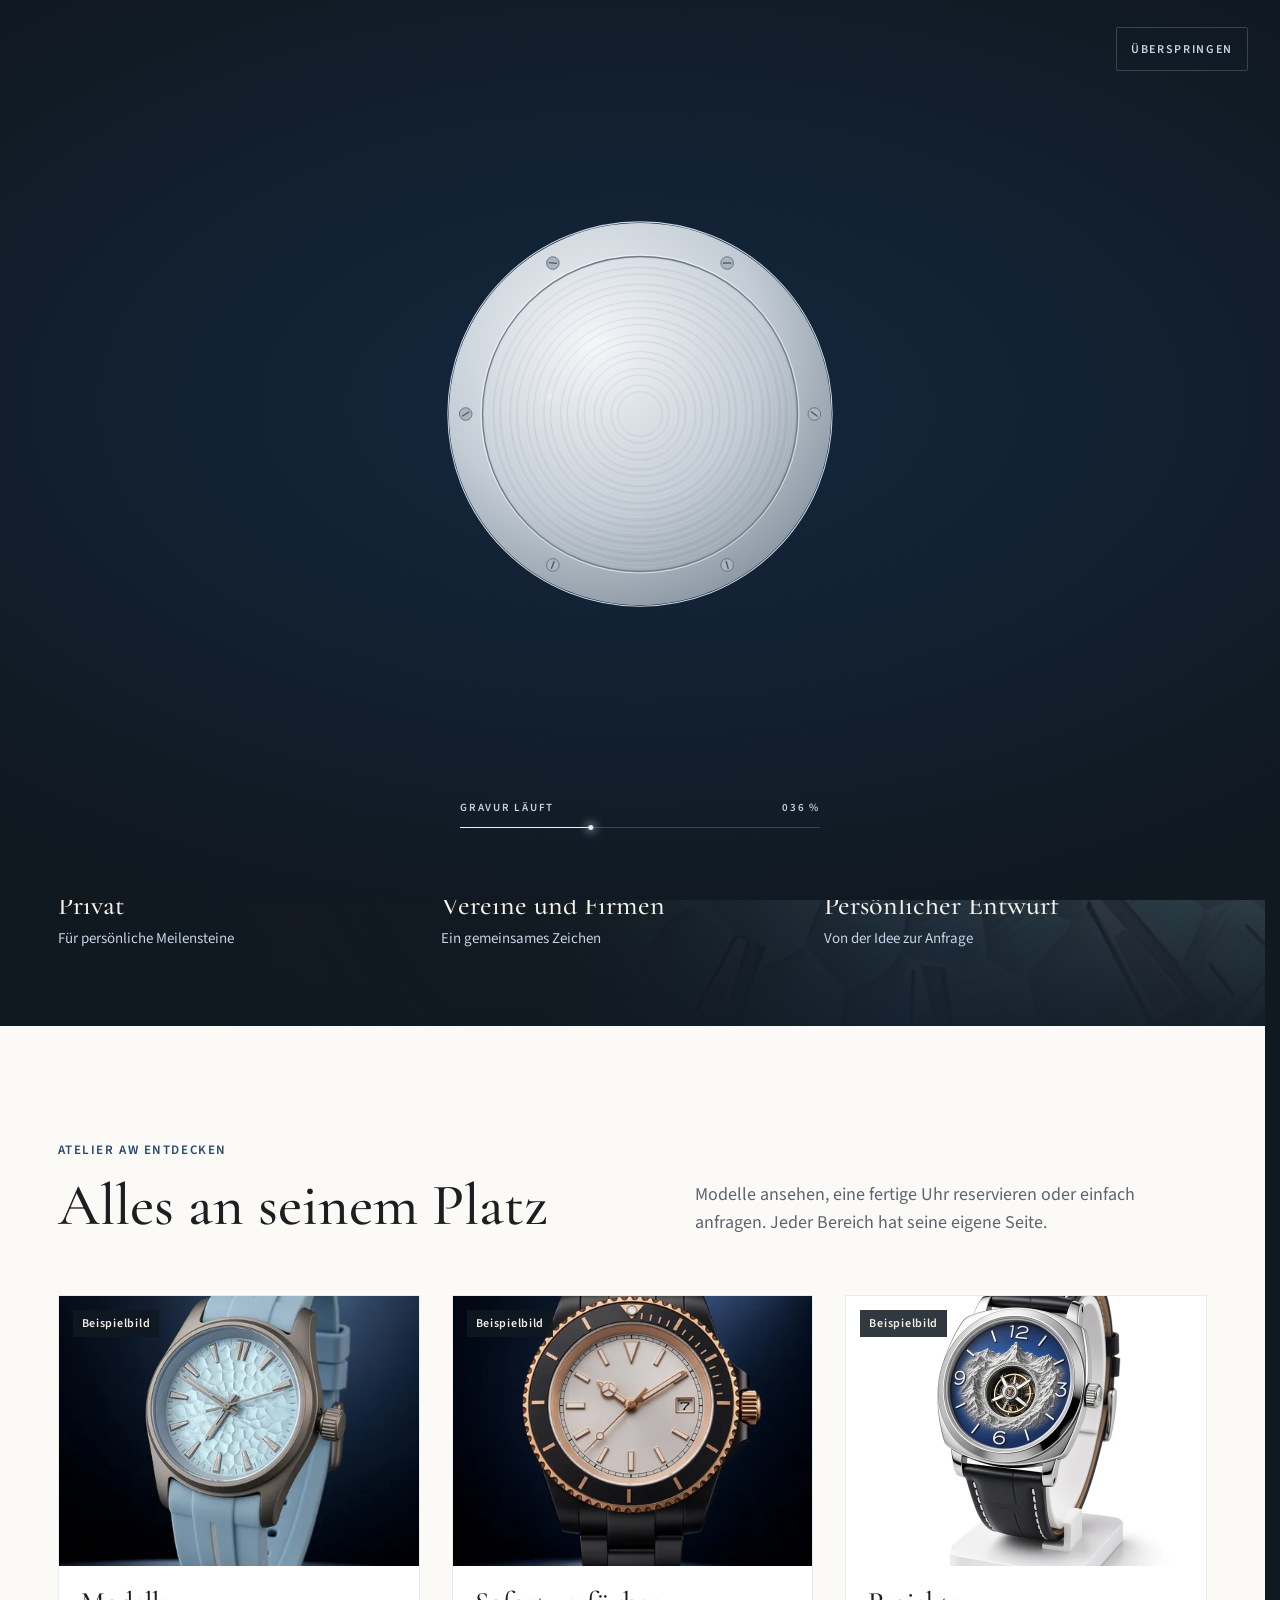
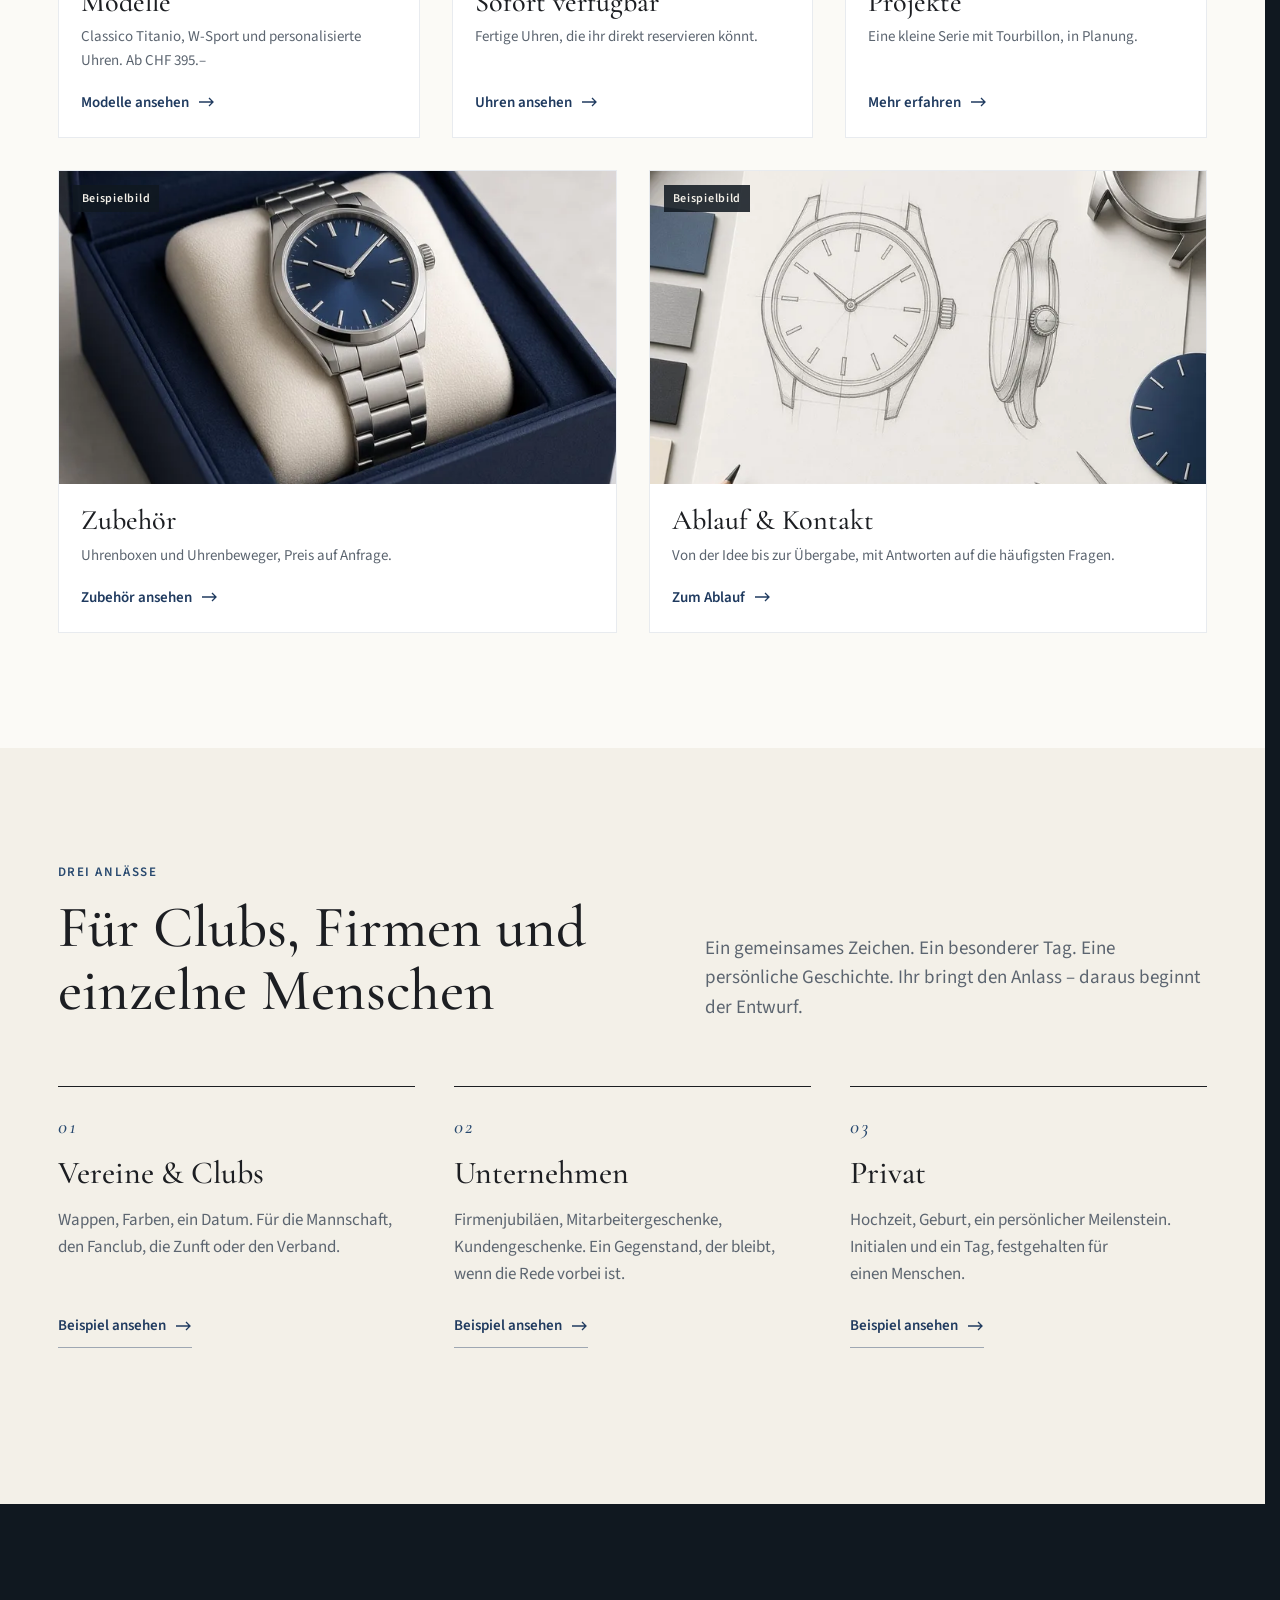
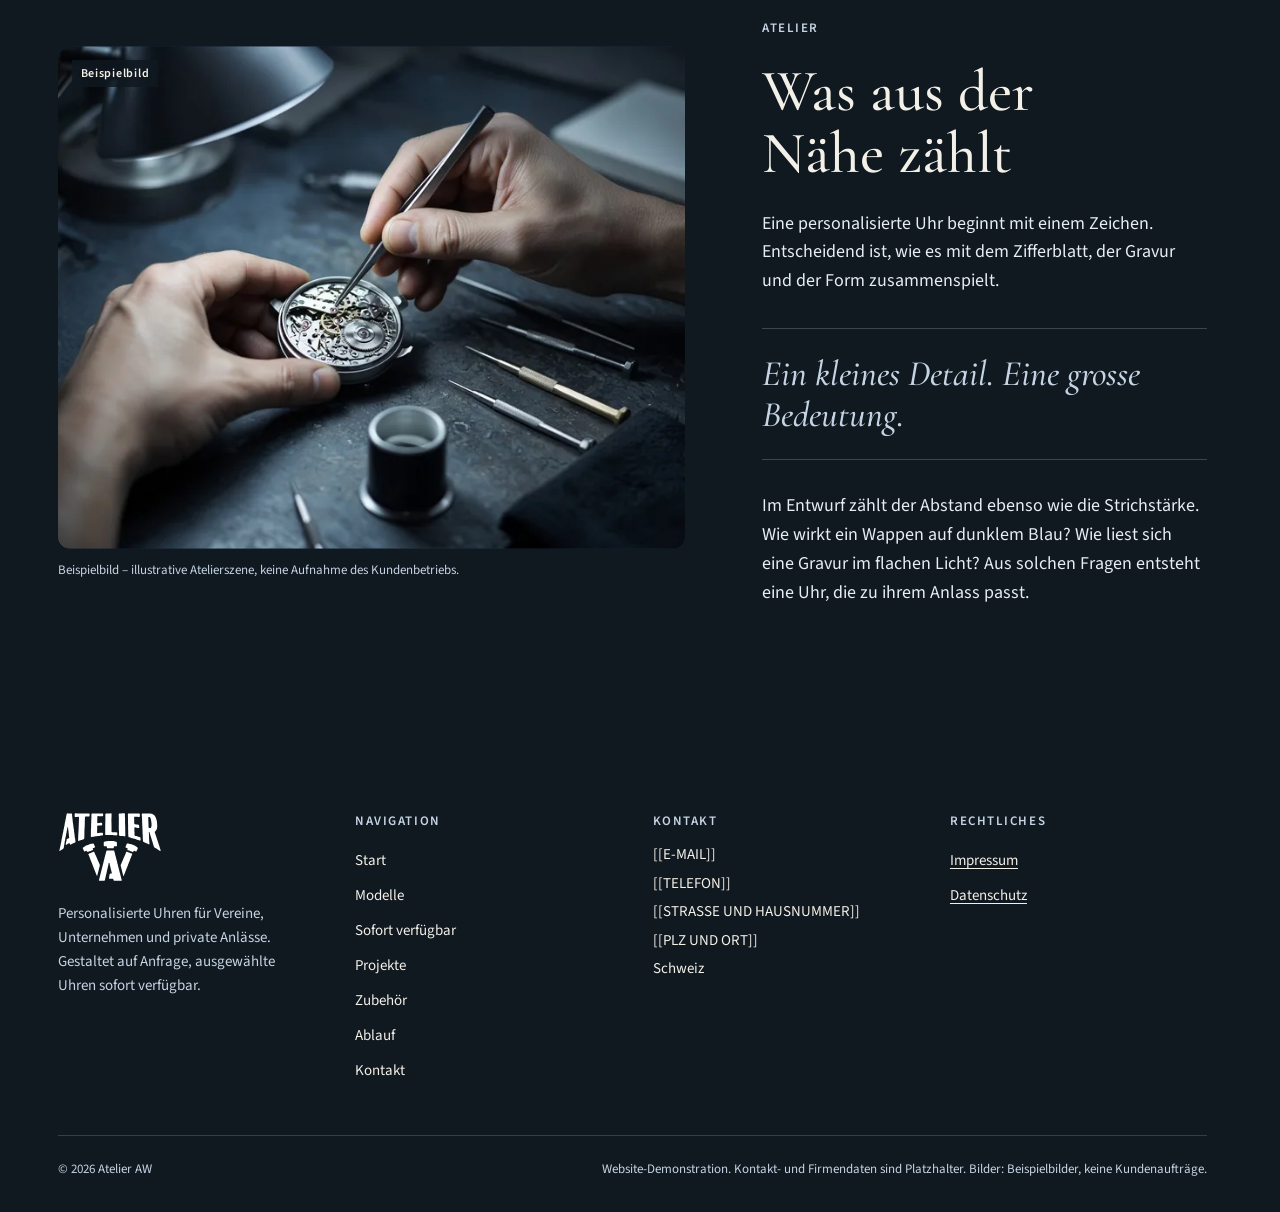
<file: index.html>
<!DOCTYPE html>
<html lang="de-CH" class="no-js">
<head>
<meta charset="utf-8">
<meta name="viewport" content="width=device-width, initial-scale=1">
<title>Atelier AW – Personalisierte Uhren für besondere Anlässe</title>
<meta name="description" content="Personalisierte Uhren für Vereine, Unternehmen und private Meilensteine. Modelle ab CHF 395.–, sofort verfügbare Uhren und persönliche Anfrage.">
<meta name="robots" content="noindex, nofollow">
<meta name="theme-color" content="#1f3a5f">
<meta property="og:type" content="website">
<meta property="og:title" content="Atelier AW – Personalisierte Uhren für besondere Anlässe">
<meta property="og:description" content="Personalisierte Uhren für Vereine, Unternehmen und private Meilensteine. Modelle ab CHF 395.–, sofort verfügbare Uhren und persönliche Anfrage.">
<meta property="og:image" content="assets/img/modelle/classico-eisblau.webp">
<link rel="icon" href="assets/icons/favicon.svg" type="image/svg+xml">
<link rel="icon" href="assets/icons/favicon-32.png" type="image/png" sizes="32x32">
<link rel="apple-touch-icon" href="assets/icons/apple-touch-icon.png">
<script>
document.documentElement.className = 'js';
if (location.protocol !== 'file:') {
  ['source-sans-3-latin-400-normal', 'source-sans-3-latin-600-normal', 'cormorant-garamond-latin-500-normal', 'cormorant-garamond-latin-500-italic'].forEach(function (f) {
    var l = document.createElement('link'); l.rel = 'preload'; l.as = 'font'; l.type = 'font/woff2';
    l.crossOrigin = 'anonymous'; l.href = 'assets/fonts/' + f + '.woff2'; document.head.appendChild(l);
  });
}
</script>
<link rel="stylesheet" href="assets/css/styles.css">
<script>
/* Intro-Modus vor dem ersten Bild festlegen: full = ganzes Intro (einmal pro Sitzung), short = kurze Einblendung bei
   «Bewegung reduzieren», none = kein Intro. Fallback: nach 12 s gilt das Intro in jedem Fall als beendet. */
(function () {
  var r = document.documentElement, m = 'full';
  try { if (sessionStorage.getItem('aw-intro-seen')) m = 'none'; } catch (e) {}
  if (m === 'full' && window.matchMedia && window.matchMedia('(prefers-reduced-motion: reduce)').matches) m = 'short';
  r.setAttribute('data-intro', m);
  setTimeout(function () { var v = r.getAttribute('data-intro'); if (v === 'full' || v === 'short') r.setAttribute('data-intro', 'done'); }, 12000);
})();
</script>
<link rel="stylesheet" href="assets/css/sections.css">
<link rel="stylesheet" href="assets/css/site.css">
<link rel="stylesheet" href="assets/css/hero-video.css">
</head>
<body>
<div id="aw-intro"><div class="intro-bg" aria-hidden="true"></div></div>
<a href="#inhalt" style="position:fixed;left:16px;top:-80px;z-index:100;background:#f3f0e8;color:#14283f;padding:12px 16px;font-weight:600;transition:top 160ms" data-fc="0">Zum Inhalt</a>

<header class="hd" data-dark="">
  <div class="hd-in">
    <a class="brand" href="index.html" aria-label="Atelier AW – zur Startseite">
      <img src="assets/logo/atelier-w-logo-white.svg" alt="Atelier AW" width="80" height="54">
    </a>
    <nav class="nav-wide hd-nav" aria-label="Hauptnavigation">
      <ul class="hd-links"><li><a href="modelle.html">Modelle<span class="nav-line" aria-hidden="true"></span></a></li><li><a href="sofort-verfuegbar.html">Sofort verfügbar<span class="nav-line" aria-hidden="true"></span></a></li><li><a href="projekte.html">Projekte<span class="nav-line" aria-hidden="true"></span></a></li><li><a href="zubehoer.html">Zubehör<span class="nav-line" aria-hidden="true"></span></a></li><li><a href="ablauf.html">Ablauf<span class="nav-line" aria-hidden="true"></span></a></li></ul>
      <a class="hd-cta" href="kontakt.html"><span>Uhr anfragen</span><svg width="16" height="10" viewBox="0 0 16 10" fill="none" stroke="currentColor" stroke-width="1.3" aria-hidden="true"><path d="M0 5h14M10 1l4 4-4 4"></path></svg></a>
    </nav>
    <button class="nav-narrow hd-menu" type="button" id="menu-btn" aria-expanded="false" aria-controls="aw-menu">
      <span id="menu-label">Menü</span>
      <svg width="22" height="14" viewBox="0 0 22 14" fill="none" stroke="currentColor" stroke-width="1.3" aria-hidden="true"><path id="menu-icon" d="M0 2h22M0 7h22M0 12h22"></path></svg>
    </button>
  </div>
  <span class="hd-edge" aria-hidden="true"></span>
  <div id="aw-menu" hidden style="position:fixed;top:var(--hd);left:0;right:0;bottom:0;background:#14283f;overflow-y:auto;overscroll-behavior:contain;padding:32px clamp(20px,4.5vw,64px) calc(32px + env(safe-area-inset-bottom))">
    <nav aria-label="Mobile Navigation">
      <ul style="list-style:none;margin:0;padding:0;display:flex;flex-direction:column">
          <li style="border-bottom:1px solid rgba(197,212,228,0.18)"><a href="index.html" style="display:flex;justify-content:space-between;align-items:center;padding:18px 0;color:#f3f0e8;text-decoration:none;font-family:'Cormorant Garamond',Palatino,Georgia,serif;font-size:30px;font-weight:500">Start<svg width="16" height="10" viewBox="0 0 16 10" fill="none" stroke="currentColor" stroke-width="1.3" aria-hidden="true"><path d="M0 5h14M10 1l4 4-4 4"></path></svg></a></li><li style="border-bottom:1px solid rgba(197,212,228,0.18)"><a href="modelle.html" style="display:flex;justify-content:space-between;align-items:center;padding:18px 0;color:#f3f0e8;text-decoration:none;font-family:'Cormorant Garamond',Palatino,Georgia,serif;font-size:30px;font-weight:500">Modelle<svg width="16" height="10" viewBox="0 0 16 10" fill="none" stroke="currentColor" stroke-width="1.3" aria-hidden="true"><path d="M0 5h14M10 1l4 4-4 4"></path></svg></a></li><li style="border-bottom:1px solid rgba(197,212,228,0.18)"><a href="sofort-verfuegbar.html" style="display:flex;justify-content:space-between;align-items:center;padding:18px 0;color:#f3f0e8;text-decoration:none;font-family:'Cormorant Garamond',Palatino,Georgia,serif;font-size:30px;font-weight:500">Sofort verfügbar<svg width="16" height="10" viewBox="0 0 16 10" fill="none" stroke="currentColor" stroke-width="1.3" aria-hidden="true"><path d="M0 5h14M10 1l4 4-4 4"></path></svg></a></li><li style="border-bottom:1px solid rgba(197,212,228,0.18)"><a href="projekte.html" style="display:flex;justify-content:space-between;align-items:center;padding:18px 0;color:#f3f0e8;text-decoration:none;font-family:'Cormorant Garamond',Palatino,Georgia,serif;font-size:30px;font-weight:500">Projekte<svg width="16" height="10" viewBox="0 0 16 10" fill="none" stroke="currentColor" stroke-width="1.3" aria-hidden="true"><path d="M0 5h14M10 1l4 4-4 4"></path></svg></a></li><li style="border-bottom:1px solid rgba(197,212,228,0.18)"><a href="zubehoer.html" style="display:flex;justify-content:space-between;align-items:center;padding:18px 0;color:#f3f0e8;text-decoration:none;font-family:'Cormorant Garamond',Palatino,Georgia,serif;font-size:30px;font-weight:500">Zubehör<svg width="16" height="10" viewBox="0 0 16 10" fill="none" stroke="currentColor" stroke-width="1.3" aria-hidden="true"><path d="M0 5h14M10 1l4 4-4 4"></path></svg></a></li><li style="border-bottom:1px solid rgba(197,212,228,0.18)"><a href="ablauf.html" style="display:flex;justify-content:space-between;align-items:center;padding:18px 0;color:#f3f0e8;text-decoration:none;font-family:'Cormorant Garamond',Palatino,Georgia,serif;font-size:30px;font-weight:500">Ablauf<svg width="16" height="10" viewBox="0 0 16 10" fill="none" stroke="currentColor" stroke-width="1.3" aria-hidden="true"><path d="M0 5h14M10 1l4 4-4 4"></path></svg></a></li><li style="border-bottom:1px solid rgba(197,212,228,0.18)"><a href="kontakt.html" style="display:flex;justify-content:space-between;align-items:center;padding:18px 0;color:#f3f0e8;text-decoration:none;font-family:'Cormorant Garamond',Palatino,Georgia,serif;font-size:30px;font-weight:500">Kontakt<svg width="16" height="10" viewBox="0 0 16 10" fill="none" stroke="currentColor" stroke-width="1.3" aria-hidden="true"><path d="M0 5h14M10 1l4 4-4 4"></path></svg></a></li>
        </ul>
      <a href="kontakt.html" style="margin-top:32px;display:flex;justify-content:center;align-items:center;min-height:52px;background:#f3f0e8;color:#14283f;text-decoration:none;font-weight:600;font-size:16px;border-radius:2px">Uhr anfragen</a>
    </nav>
  </div>
</header>

<main id="aw-main">
<span id="top" style="display:block"></span>
<section id="inhalt" tabindex="-1" data-dark="" aria-labelledby="hero-h" class="aw-hero" style="position:relative;overflow:hidden;scroll-margin-top:var(--hd);background:linear-gradient(180deg,#101820,#14283f);color:#f3f0e8;outline:none">
  <div class="aw-hero-bg" aria-hidden="true">
    <video class="aw-hero-video" muted autoplay loop playsinline preload="auto" poster="assets/video/hero-poster.jpg" data-src="assets/video/hero.mp4" data-src-mobile="assets/video/hero-960.mp4"></video>
    <div class="aw-hero-shade"></div>
  </div>
  <div class="aw-hero-in" style="position:relative;z-index:1;max-width:1280px;margin:0 auto;padding:clamp(48px,7vw,112px) clamp(20px,4.5vw,64px) 0;display:flex;flex-wrap:wrap;align-items:center;gap:clamp(40px,5vw,80px)">
    <div style="flex:1 1 400px;min-width:0;display:flex;flex-direction:column;gap:28px">
      <p style="margin:0;font-size:13px;font-weight:600;letter-spacing:0.12em;text-transform:uppercase;color:#c5d4e4">Atelier AW, Schweiz</p>
      <h1 id="hero-h" style="margin:0;font-family:'Cormorant Garamond',Palatino,'Palatino Linotype',Georgia,serif;font-weight:500;font-size:clamp(3rem,7.4vw,7.2rem);line-height:1;letter-spacing:-0.01em;text-wrap:balance">Was euch verbindet.<br><em style="font-style:italic;color:#c5d4e4">Für immer am Handgelenk.</em></h1>
      <p style="margin:0;max-width:34em;font-size:clamp(18px,1.6vw,21px);line-height:1.5;color:#e6edf3;text-wrap:pretty">Personalisierte Uhren für Vereine, Unternehmen und private Anlässe. Euer Zeichen auf dem Zifferblatt, eure Worte im Gehäuseboden.</p>
      <div style="display:flex;flex-wrap:wrap;gap:16px;padding-top:8px">
        <a href="kontakt.html" style="display:inline-flex;align-items:center;gap:12px;min-height:52px;padding:0 26px;background:#f3f0e8;color:#14283f;text-decoration:none;font-weight:600;font-size:16px;border-radius:2px;transition:background 200ms,gap 200ms" data-hv="0">Uhr anfragen<svg width="16" height="10" viewBox="0 0 16 10" fill="none" stroke="currentColor" stroke-width="1.3" aria-hidden="true"><path d="M0 5h14M10 1l4 4-4 4"></path></svg></a>
        <a href="modelle.html" style="display:inline-flex;align-items:center;gap:12px;min-height:52px;padding:0 26px;border:1px solid rgba(197,212,228,0.55);color:#f3f0e8;text-decoration:none;font-weight:600;font-size:16px;border-radius:2px;transition:border-color 200ms,background 200ms" data-hv="1">Modelle ansehen</a>
      </div>
    </div>
    <figure class="aw-hero-fig" style="flex:1 1 440px;min-width:0;margin:0;display:flex;flex-direction:column;gap:12px">
      <div class="ph-frame" style="position:relative;aspect-ratio:4/5;max-height:78svh;background:#101820;overflow:hidden">
        <img src="assets/img/hero-4x5.webp" srcset="assets/img/hero-4x5-720.webp 720w, assets/img/hero-4x5.webp 1440w" sizes="(min-width: 1000px) 46vw, 100vw" alt="Stahlarmbanduhr mit metallblauem Sonnenschliff-Zifferblatt vor dunklem Hintergrund" fetchpriority="high" decoding="async" style="position:absolute;inset:0;width:100%;height:100%;object-fit:cover;display:block">
        <span style="position:absolute;top:14px;left:14px;pointer-events:none;padding:5px 9px;background:rgba(16,24,32,0.86);color:#f3f0e8;font-size:12px;font-weight:600;letter-spacing:0.06em">Beispielbild</span>
      </div>
      <figcaption style="font-size:13px;line-height:1.5;color:#c5d4e4">Stahlarmbanduhr mit metallblauem Sonnenschliff. Beispielbild, kein Kundenauftrag.</figcaption>
    </figure>
  </div>
  <div style="max-width:1280px;margin:0 auto;padding:clamp(48px,6vw,88px) clamp(20px,4.5vw,64px) clamp(48px,6vw,80px)">
    <ul style="list-style:none;margin:0;padding:0;display:grid;grid-template-columns:repeat(auto-fit,minmax(min(100%,240px),1fr));border-top:1px solid rgba(197,212,228,0.24)">
      <li style="padding:24px 24px 0 0;display:flex;flex-direction:column;gap:6px"><span style="font-family:'Cormorant Garamond',Palatino,Georgia,serif;font-size:28px;font-weight:500">Privat</span><span style="font-size:15px;color:#c5d4e4">Für persönliche Meilensteine</span></li>
      <li style="padding:24px 24px 0 0;display:flex;flex-direction:column;gap:6px"><span style="font-family:'Cormorant Garamond',Palatino,Georgia,serif;font-size:28px;font-weight:500">Vereine und Firmen</span><span style="font-size:15px;color:#c5d4e4">Ein gemeinsames Zeichen</span></li>
      <li style="padding:24px 24px 0 0;display:flex;flex-direction:column;gap:6px"><span style="font-family:'Cormorant Garamond',Palatino,Georgia,serif;font-size:28px;font-weight:500">Persönlicher Entwurf</span><span style="font-size:15px;color:#c5d4e4">Von der Idee zur Anfrage</span></li>
    </ul>
  </div>
</section>

<section id="bereiche" class="sx" aria-labelledby="ber-h" style="background:#fbfaf6">
  <div class="sx-in">
    <div class="sx-head">
      <div>
        <p class="sx-eye">Atelier AW entdecken</p>
        <h2 id="ber-h" class="sx-h">Alles an seinem Platz</h2>
      </div>
      <p class="sx-lead">Modelle ansehen, eine fertige Uhr reservieren oder einfach anfragen. Jeder Bereich hat seine eigene Seite.</p>
    </div>
    <ul class="tz-grid tz-grid-5">
      <li class="tz"><a class="tz-a" href="modelle.html">
        <div class="ph-frame tz-ph"><img src="assets/img/modelle/classico-eisblau.webp" srcset="assets/img/modelle/classico-eisblau-480.webp 480w, assets/img/modelle/classico-eisblau.webp 1200w" sizes="(min-width: 1000px) 30vw, (min-width: 640px) 50vw, 100vw" alt="" loading="lazy" decoding="async"><span class="bb">Beispielbild</span></div>
        <div class="tz-b"><h3 class="tz-t">Modelle</h3><p class="tz-d">Classico Titanio, W-Sport und personalisierte Uhren. Ab CHF 395.–</p><span class="tz-l">Modelle ansehen<svg width="16" height="10" viewBox="0 0 16 10" fill="none" stroke="currentColor" stroke-width="1.3" aria-hidden="true"><path d="M0 5h14M10 1l4 4-4 4"></path></svg></span></div>
      </a></li>
      <li class="tz"><a class="tz-a" href="sofort-verfuegbar.html">
        <div class="ph-frame tz-ph"><img src="assets/img/modelle/w-sport-rosegold.webp" srcset="assets/img/modelle/w-sport-rosegold-480.webp 480w, assets/img/modelle/w-sport-rosegold.webp 1200w" sizes="(min-width: 1000px) 30vw, (min-width: 640px) 50vw, 100vw" alt="" loading="lazy" decoding="async"><span class="bb">Beispielbild</span></div>
        <div class="tz-b"><h3 class="tz-t">Sofort verfügbar</h3><p class="tz-d">Fertige Uhren, die ihr direkt reservieren könnt.</p><span class="tz-l">Uhren ansehen<svg width="16" height="10" viewBox="0 0 16 10" fill="none" stroke="currentColor" stroke-width="1.3" aria-hidden="true"><path d="M0 5h14M10 1l4 4-4 4"></path></svg></span></div>
      </a></li>
      <li class="tz"><a class="tz-a" href="projekte.html">
        <div class="ph-frame tz-ph"><img src="assets/img/gallery-matterhorn.webp" srcset="assets/img/gallery-matterhorn-720.webp 720w, assets/img/gallery-matterhorn.webp 1200w" sizes="(min-width: 1000px) 30vw, (min-width: 640px) 50vw, 100vw" alt="" loading="lazy" decoding="async"><span class="bb">Beispielbild</span></div>
        <div class="tz-b"><h3 class="tz-t">Projekte</h3><p class="tz-d">Eine kleine Serie mit Tourbillon, in Planung.</p><span class="tz-l">Mehr erfahren<svg width="16" height="10" viewBox="0 0 16 10" fill="none" stroke="currentColor" stroke-width="1.3" aria-hidden="true"><path d="M0 5h14M10 1l4 4-4 4"></path></svg></span></div>
      </a></li>
      <li class="tz"><a class="tz-a" href="zubehoer.html">
        <div class="ph-frame tz-ph"><img src="assets/img/packaging-4x5.webp" srcset="assets/img/packaging-4x5-720.webp 720w, assets/img/packaging-4x5.webp 1200w" sizes="(min-width: 1000px) 30vw, (min-width: 640px) 50vw, 100vw" alt="" loading="lazy" decoding="async"><span class="bb">Beispielbild</span></div>
        <div class="tz-b"><h3 class="tz-t">Zubehör</h3><p class="tz-d">Uhrenboxen und Uhrenbeweger, Preis auf Anfrage.</p><span class="tz-l">Zubehör ansehen<svg width="16" height="10" viewBox="0 0 16 10" fill="none" stroke="currentColor" stroke-width="1.3" aria-hidden="true"><path d="M0 5h14M10 1l4 4-4 4"></path></svg></span></div>
      </a></li>
      <li class="tz"><a class="tz-a" href="ablauf.html">
        <div class="ph-frame tz-ph"><img src="assets/img/sketch-1x1.webp" srcset="assets/img/sketch-1x1-720.webp 720w, assets/img/sketch-1x1.webp 1200w" sizes="(min-width: 1000px) 30vw, (min-width: 640px) 50vw, 100vw" alt="" loading="lazy" decoding="async"><span class="bb">Beispielbild</span></div>
        <div class="tz-b"><h3 class="tz-t">Ablauf & Kontakt</h3><p class="tz-d">Von der Idee bis zur Übergabe, mit Antworten auf die häufigsten Fragen.</p><span class="tz-l">Zum Ablauf<svg width="16" height="10" viewBox="0 0 16 10" fill="none" stroke="currentColor" stroke-width="1.3" aria-hidden="true"><path d="M0 5h14M10 1l4 4-4 4"></path></svg></span></div>
      </a></li>
    </ul>
  </div>
</section>

<section id="anlaesse" aria-labelledby="anl-h" style="scroll-margin-top:var(--hd);background:#f3f0e8">
  <div style="max-width:1280px;margin:0 auto;padding:clamp(64px,9vw,136px) clamp(20px,4.5vw,64px)">
    <div style="display:flex;flex-wrap:wrap;gap:24px 64px;align-items:end;margin-bottom:clamp(40px,5vw,72px)">
      <div style="flex:1 1 420px;min-width:0">
        <p style="margin:0 0 16px;font-size:13px;font-weight:600;letter-spacing:0.12em;text-transform:uppercase;color:#28496f">Drei Anlässe</p>
        <h2 id="anl-h" style="margin:0;font-family:'Cormorant Garamond',Palatino,Georgia,serif;font-weight:500;font-size:clamp(2.25rem,4.6vw,4.4rem);line-height:1.06;text-wrap:balance">Für Clubs, Firmen und einzelne Menschen</h2>
      </div>
      <p style="flex:1 1 340px;min-width:0;margin:0;font-size:19px;line-height:1.55;color:#5c6570;max-width:30em;text-wrap:pretty">Ein gemeinsames Zeichen. Ein besonderer Tag. Eine persönliche Geschichte. Ihr bringt den Anlass – daraus beginnt der Entwurf.</p>
    </div>
    <ol style="list-style:none;margin:0;padding:0;display:grid;grid-template-columns:repeat(auto-fit,minmax(min(100%,300px),1fr));gap:0 clamp(24px,3vw,48px)">
      <li style="border-top:1px solid #1c1e22;padding:28px 0 40px;display:flex;flex-direction:column;gap:16px">
        <span style="font-family:'Cormorant Garamond',Palatino,Georgia,serif;font-size:20px;font-style:italic;color:#28496f;font-variant-numeric:tabular-nums">01</span>
        <h3 style="margin:0;font-family:'Cormorant Garamond',Palatino,Georgia,serif;font-weight:500;font-size:clamp(1.65rem,2.5vw,2.5rem);line-height:1.12">Vereine &amp; Clubs</h3>
        <p style="margin:0;font-size:17px;line-height:1.6;color:#5c6570;text-wrap:pretty">Wappen, Farben, ein Datum. Für die Mannschaft, den Fanclub, die Zunft oder den Verband.</p>
        <a href="modelle.html#geschichte-verein" style="margin-top:auto;align-self:flex-start;display:inline-flex;align-items:center;gap:10px;min-height:44px;color:#1f3a5f;text-decoration:none;font-weight:600;font-size:15px;border-bottom:1px solid rgba(31,58,95,0.4);transition:gap 200ms,border-color 200ms" data-hv="2">Beispiel ansehen<svg width="16" height="10" viewBox="0 0 16 10" fill="none" stroke="currentColor" stroke-width="1.3" aria-hidden="true"><path d="M0 5h14M10 1l4 4-4 4"></path></svg></a>
      </li>
      <li style="border-top:1px solid #1c1e22;padding:28px 0 40px;display:flex;flex-direction:column;gap:16px">
        <span style="font-family:'Cormorant Garamond',Palatino,Georgia,serif;font-size:20px;font-style:italic;color:#28496f;font-variant-numeric:tabular-nums">02</span>
        <h3 style="margin:0;font-family:'Cormorant Garamond',Palatino,Georgia,serif;font-weight:500;font-size:clamp(1.65rem,2.5vw,2.5rem);line-height:1.12">Unternehmen</h3>
        <p style="margin:0;font-size:17px;line-height:1.6;color:#5c6570;text-wrap:pretty">Firmenjubiläen, Mitarbeitergeschenke, Kundengeschenke. Ein Gegenstand, der bleibt, wenn die Rede vorbei ist.</p>
        <a href="modelle.html#geschichte-unternehmen" style="margin-top:auto;align-self:flex-start;display:inline-flex;align-items:center;gap:10px;min-height:44px;color:#1f3a5f;text-decoration:none;font-weight:600;font-size:15px;border-bottom:1px solid rgba(31,58,95,0.4);transition:gap 200ms,border-color 200ms" data-hv="2">Beispiel ansehen<svg width="16" height="10" viewBox="0 0 16 10" fill="none" stroke="currentColor" stroke-width="1.3" aria-hidden="true"><path d="M0 5h14M10 1l4 4-4 4"></path></svg></a>
      </li>
      <li style="border-top:1px solid #1c1e22;padding:28px 0 40px;display:flex;flex-direction:column;gap:16px">
        <span style="font-family:'Cormorant Garamond',Palatino,Georgia,serif;font-size:20px;font-style:italic;color:#28496f;font-variant-numeric:tabular-nums">03</span>
        <h3 style="margin:0;font-family:'Cormorant Garamond',Palatino,Georgia,serif;font-weight:500;font-size:clamp(1.65rem,2.5vw,2.5rem);line-height:1.12">Privat</h3>
        <p style="margin:0;font-size:17px;line-height:1.6;color:#5c6570;text-wrap:pretty">Hochzeit, Geburt, ein persönlicher Meilenstein. Initialen und ein Tag, festgehalten für einen Menschen.</p>
        <a href="modelle.html#geschichte-privat" style="margin-top:auto;align-self:flex-start;display:inline-flex;align-items:center;gap:10px;min-height:44px;color:#1f3a5f;text-decoration:none;font-weight:600;font-size:15px;border-bottom:1px solid rgba(31,58,95,0.4);transition:gap 200ms,border-color 200ms" data-hv="2">Beispiel ansehen<svg width="16" height="10" viewBox="0 0 16 10" fill="none" stroke="currentColor" stroke-width="1.3" aria-hidden="true"><path d="M0 5h14M10 1l4 4-4 4"></path></svg></a>
      </li>
    </ol>
  </div>
</section>

<section id="atelier" data-dark="" aria-labelledby="at-h" style="scroll-margin-top:var(--hd);background:#101820;color:#f3f0e8">
  <div style="max-width:1440px;margin:0 auto;padding:clamp(64px,9vw,136px) clamp(20px,4.5vw,64px);display:flex;flex-wrap:wrap;align-items:center;gap:clamp(40px,6vw,104px)">
    <figure style="flex:7 1 480px;min-width:0;margin:0;display:flex;flex-direction:column;gap:12px">
      <div class="ph-frame" style="position:relative;aspect-ratio:5/4;background:#14283f;overflow:hidden">
        <img src="assets/img/atelier-5x4.webp" srcset="assets/img/atelier-5x4-720.webp 720w, assets/img/atelier-5x4.webp 1440w" sizes="(min-width: 1000px) 56vw, 100vw" alt="Hände mit Pinzette an einem offenen Uhrwerk im gedämpften Werkbanklicht" loading="lazy" decoding="async" style="position:absolute;inset:0;width:100%;height:100%;object-fit:cover;display:block">
        <span style="position:absolute;top:14px;left:14px;pointer-events:none;padding:5px 9px;background:rgba(16,24,32,0.86);color:#f3f0e8;font-size:12px;font-weight:600;letter-spacing:0.06em">Beispielbild</span>
      </div>
      <figcaption style="font-size:13px;line-height:1.5;color:#c5d4e4">Beispielbild – illustrative Atelierszene, keine Aufnahme des Kundenbetriebs.</figcaption>
    </figure>
    <div style="flex:5 1 340px;min-width:0;max-width:520px;display:flex;flex-direction:column;gap:24px">
      <p style="margin:0;font-size:13px;font-weight:600;letter-spacing:0.12em;text-transform:uppercase;color:#c5d4e4">Atelier</p>
      <h2 id="at-h" style="margin:0;font-family:'Cormorant Garamond',Palatino,Georgia,serif;font-weight:500;font-size:clamp(2.25rem,4.6vw,4.4rem);line-height:1.06;text-wrap:balance">Was aus der Nähe zählt</h2>
      <p style="margin:0;font-size:18px;line-height:1.6;color:#e6edf3;text-wrap:pretty">Eine personalisierte Uhr beginnt mit einem Zeichen. Entscheidend ist, wie es mit dem Zifferblatt, der Gravur und der Form zusammenspielt.</p>
      <p style="margin:8px 0;padding:24px 0;border-top:1px solid rgba(197,212,228,0.24);border-bottom:1px solid rgba(197,212,228,0.24);font-family:'Cormorant Garamond',Palatino,Georgia,serif;font-style:italic;font-weight:500;font-size:clamp(1.75rem,2.8vw,2.6rem);line-height:1.15;color:#c5d4e4">Ein kleines Detail. Eine grosse Bedeutung.</p>
      <p style="margin:0;font-size:18px;line-height:1.6;color:#e6edf3;text-wrap:pretty">Im Entwurf zählt der Abstand ebenso wie die Strichstärke. Wie wirkt ein Wappen auf dunklem Blau? Wie liest sich eine Gravur im flachen Licht? Aus solchen Fragen entsteht eine Uhr, die zu ihrem Anlass passt.</p>
    </div>
  </div>
</section>
</main>

<footer id="aw-footer" data-dark="" style="background:#101820;color:#f3f0e8">
  <div style="max-width:1280px;margin:0 auto;padding:clamp(56px,7vw,96px) clamp(20px,4.5vw,64px) calc(32px + env(safe-area-inset-bottom));display:flex;flex-direction:column;gap:48px">
    <div style="display:grid;grid-template-columns:repeat(auto-fit,minmax(min(100%,240px),1fr));gap:40px">
      <div style="display:flex;flex-direction:column;gap:20px">
        <img src="assets/logo/atelier-w-logo-white.svg" alt="Atelier AW" width="104" height="70" style="display:block;height:70px;width:auto;align-self:flex-start">
        <p style="margin:0;font-size:15px;line-height:1.6;color:#c5d4e4;max-width:24em">Personalisierte Uhren für Vereine, Unternehmen und private Anlässe. Gestaltet auf Anfrage, ausgewählte Uhren sofort verfügbar.</p>
      </div>
      <nav aria-label="Fusszeile">
        <p style="margin:0 0 14px;font-size:13px;font-weight:600;letter-spacing:0.12em;text-transform:uppercase;color:#c5d4e4">Navigation</p>
        <ul style="list-style:none;margin:0;padding:0;display:flex;flex-direction:column;gap:2px">
          <li><a href="index.html" style="display:inline-block;padding:6px 0;color:#f3f0e8;text-decoration:none;font-size:15px" data-hv="11">Start</a></li>
          <li><a href="modelle.html" style="display:inline-block;padding:6px 0;color:#f3f0e8;text-decoration:none;font-size:15px" data-hv="11">Modelle</a></li>
          <li><a href="sofort-verfuegbar.html" style="display:inline-block;padding:6px 0;color:#f3f0e8;text-decoration:none;font-size:15px" data-hv="11">Sofort verfügbar</a></li>
          <li><a href="projekte.html" style="display:inline-block;padding:6px 0;color:#f3f0e8;text-decoration:none;font-size:15px" data-hv="11">Projekte</a></li>
          <li><a href="zubehoer.html" style="display:inline-block;padding:6px 0;color:#f3f0e8;text-decoration:none;font-size:15px" data-hv="11">Zubehör</a></li>
          <li><a href="ablauf.html" style="display:inline-block;padding:6px 0;color:#f3f0e8;text-decoration:none;font-size:15px" data-hv="11">Ablauf</a></li>
          <li><a href="kontakt.html" style="display:inline-block;padding:6px 0;color:#f3f0e8;text-decoration:none;font-size:15px" data-hv="11">Kontakt</a></li>
        </ul>
      </nav>
      <div>
        <p style="margin:0 0 14px;font-size:13px;font-weight:600;letter-spacing:0.12em;text-transform:uppercase;color:#c5d4e4">Kontakt</p>
        <address style="font-style:normal;display:flex;flex-direction:column;gap:6px;font-size:15px;line-height:1.5;overflow-wrap:anywhere">
          <span>[[E-MAIL]]</span><span>[[TELEFON]]</span><span>[[STRASSE UND HAUSNUMMER]]</span><span>[[PLZ UND ORT]]</span><span>Schweiz</span>
        </address>
      </div>
      <div>
        <p style="margin:0 0 14px;font-size:13px;font-weight:600;letter-spacing:0.12em;text-transform:uppercase;color:#c5d4e4">Rechtliches</p>
        <ul style="list-style:none;margin:0;padding:0;display:flex;flex-direction:column;gap:2px">
          <li><a href="impressum.html" style="display:inline-block;padding:6px 0;color:#f3f0e8;font-size:15px" data-hv="11">Impressum</a></li>
          <li><a href="datenschutz.html" style="display:inline-block;padding:6px 0;color:#f3f0e8;font-size:15px" data-hv="11">Datenschutz</a></li>
        </ul>
      </div>
    </div>
    <div style="border-top:1px solid rgba(197,212,228,0.2);padding-top:24px;display:flex;flex-wrap:wrap;justify-content:space-between;gap:12px;font-size:13px;line-height:1.5;color:#c5d4e4">
      <span>© <span data-year>2026</span> Atelier AW</span>
      <span style="max-width:52em">Website-Demonstration. Kontakt- und Firmendaten sind Platzhalter. Bilder: Beispielbilder, keine Kundenaufträge.</span>
    </div>
  </div>
</footer>
<script src="assets/js/intro.js" defer></script>
<script src="assets/js/hero-video.js" defer></script>
<script src="assets/js/app.js" defer></script>
</body>
</html>
</file>
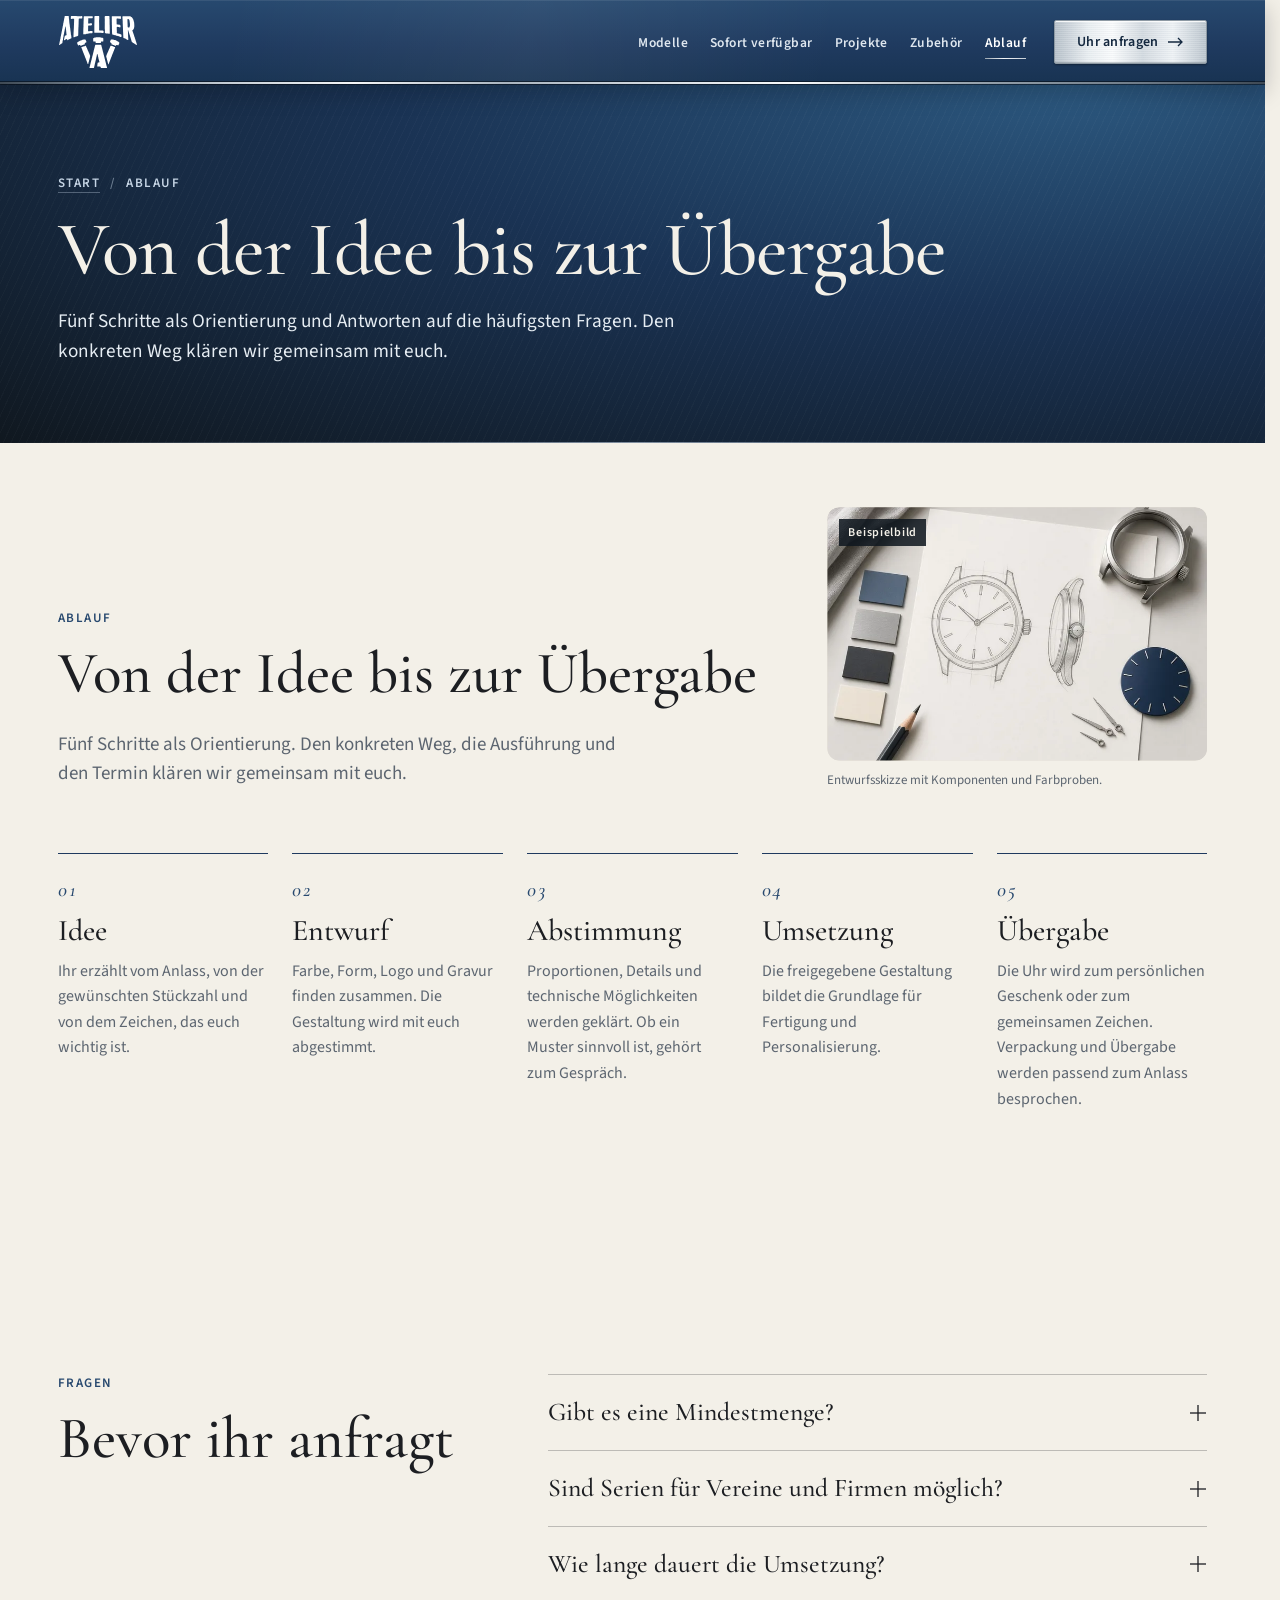
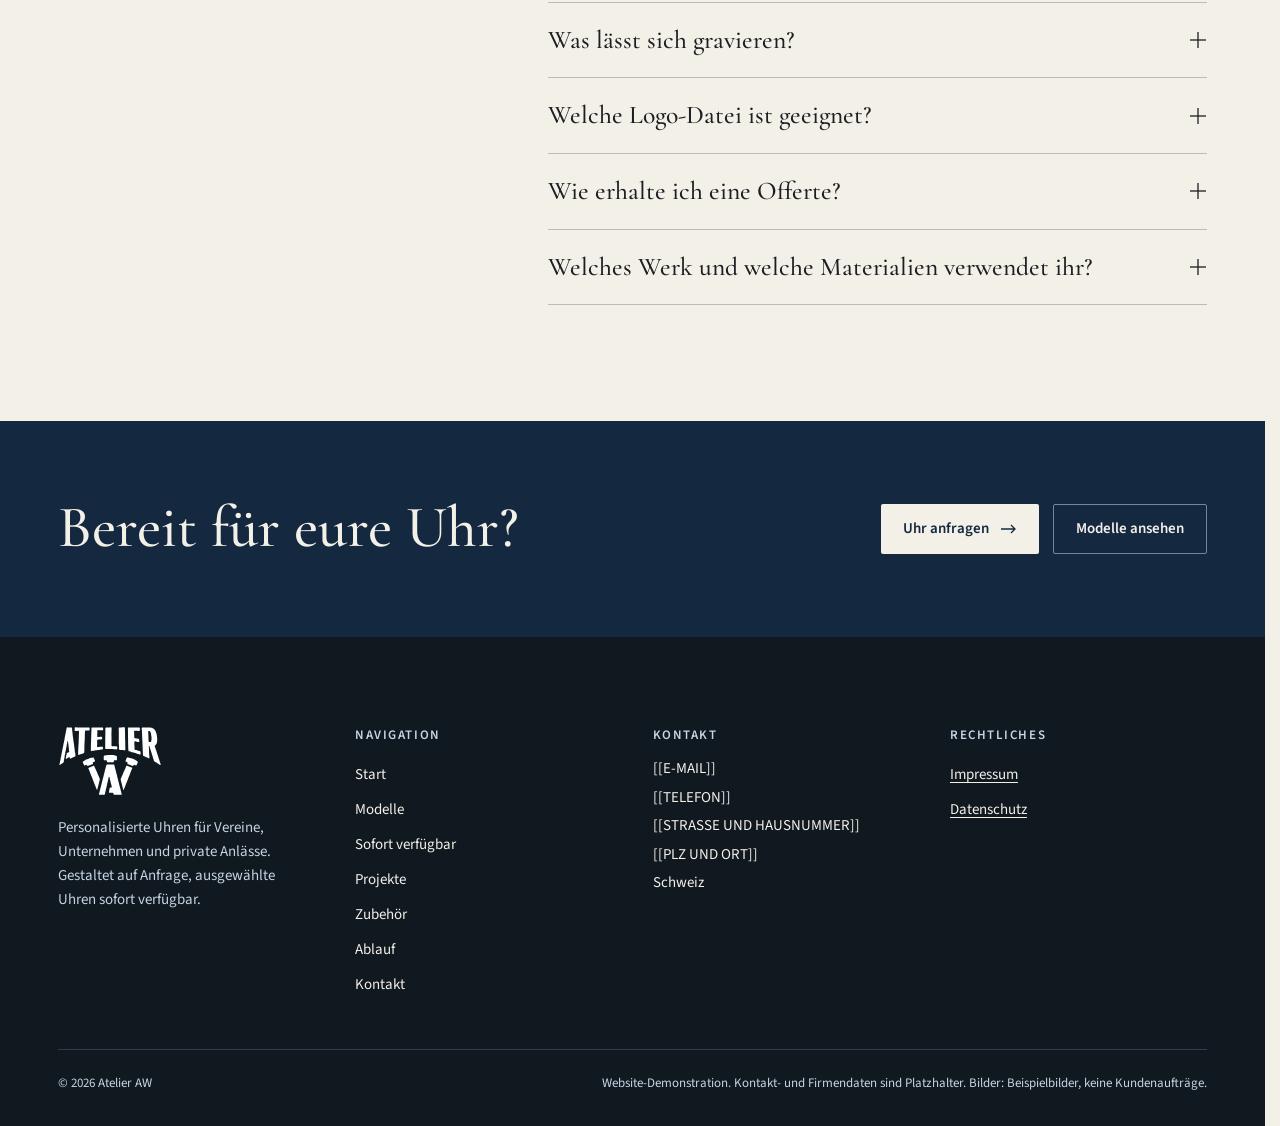
<file: ablauf.html>
<!DOCTYPE html>
<html lang="de-CH" class="no-js">
<head>
<meta charset="utf-8">
<meta name="viewport" content="width=device-width, initial-scale=1">
<title>Ablauf und Fragen – Atelier AW</title>
<meta name="description" content="Von der Idee bis zur Übergabe: so entsteht eure personalisierte Uhr. Antworten auf häufige Fragen zu Mindestmenge, Gravur, Logo und Offerte.">
<meta name="robots" content="noindex, nofollow">
<meta name="theme-color" content="#1f3a5f">
<meta property="og:type" content="website">
<meta property="og:title" content="Ablauf und Fragen – Atelier AW">
<meta property="og:description" content="Von der Idee bis zur Übergabe: so entsteht eure personalisierte Uhr. Antworten auf häufige Fragen zu Mindestmenge, Gravur, Logo und Offerte.">
<meta property="og:image" content="assets/img/modelle/classico-eisblau.webp">
<link rel="icon" href="assets/icons/favicon.svg" type="image/svg+xml">
<link rel="icon" href="assets/icons/favicon-32.png" type="image/png" sizes="32x32">
<link rel="apple-touch-icon" href="assets/icons/apple-touch-icon.png">
<script>
document.documentElement.className = 'js';
if (location.protocol !== 'file:') {
  ['source-sans-3-latin-400-normal', 'source-sans-3-latin-600-normal', 'cormorant-garamond-latin-500-normal', 'cormorant-garamond-latin-500-italic'].forEach(function (f) {
    var l = document.createElement('link'); l.rel = 'preload'; l.as = 'font'; l.type = 'font/woff2';
    l.crossOrigin = 'anonymous'; l.href = 'assets/fonts/' + f + '.woff2'; document.head.appendChild(l);
  });
}
</script>
<link rel="stylesheet" href="assets/css/styles.css">
<link rel="stylesheet" href="assets/css/sections.css">
<link rel="stylesheet" href="assets/css/site.css">
</head>
<body>
<a href="#inhalt" style="position:fixed;left:16px;top:-80px;z-index:100;background:#f3f0e8;color:#14283f;padding:12px 16px;font-weight:600;transition:top 160ms" data-fc="0">Zum Inhalt</a>

<header class="hd" data-dark="">
  <div class="hd-in">
    <a class="brand" href="index.html" aria-label="Atelier AW – zur Startseite">
      <img src="assets/logo/atelier-w-logo-white.svg" alt="Atelier AW" width="80" height="54">
    </a>
    <nav class="nav-wide hd-nav" aria-label="Hauptnavigation">
      <ul class="hd-links"><li><a href="modelle.html">Modelle<span class="nav-line" aria-hidden="true"></span></a></li><li><a href="sofort-verfuegbar.html">Sofort verfügbar<span class="nav-line" aria-hidden="true"></span></a></li><li><a href="projekte.html">Projekte<span class="nav-line" aria-hidden="true"></span></a></li><li><a href="zubehoer.html">Zubehör<span class="nav-line" aria-hidden="true"></span></a></li><li><a href="ablauf.html" aria-current="page">Ablauf<span class="nav-line" aria-hidden="true"></span></a></li></ul>
      <a class="hd-cta" href="kontakt.html"><span>Uhr anfragen</span><svg width="16" height="10" viewBox="0 0 16 10" fill="none" stroke="currentColor" stroke-width="1.3" aria-hidden="true"><path d="M0 5h14M10 1l4 4-4 4"></path></svg></a>
    </nav>
    <button class="nav-narrow hd-menu" type="button" id="menu-btn" aria-expanded="false" aria-controls="aw-menu">
      <span id="menu-label">Menü</span>
      <svg width="22" height="14" viewBox="0 0 22 14" fill="none" stroke="currentColor" stroke-width="1.3" aria-hidden="true"><path id="menu-icon" d="M0 2h22M0 7h22M0 12h22"></path></svg>
    </button>
  </div>
  <span class="hd-edge" aria-hidden="true"></span>
  <div id="aw-menu" hidden style="position:fixed;top:var(--hd);left:0;right:0;bottom:0;background:#14283f;overflow-y:auto;overscroll-behavior:contain;padding:32px clamp(20px,4.5vw,64px) calc(32px + env(safe-area-inset-bottom))">
    <nav aria-label="Mobile Navigation">
      <ul style="list-style:none;margin:0;padding:0;display:flex;flex-direction:column">
          <li style="border-bottom:1px solid rgba(197,212,228,0.18)"><a href="index.html" style="display:flex;justify-content:space-between;align-items:center;padding:18px 0;color:#f3f0e8;text-decoration:none;font-family:'Cormorant Garamond',Palatino,Georgia,serif;font-size:30px;font-weight:500">Start<svg width="16" height="10" viewBox="0 0 16 10" fill="none" stroke="currentColor" stroke-width="1.3" aria-hidden="true"><path d="M0 5h14M10 1l4 4-4 4"></path></svg></a></li><li style="border-bottom:1px solid rgba(197,212,228,0.18)"><a href="modelle.html" style="display:flex;justify-content:space-between;align-items:center;padding:18px 0;color:#f3f0e8;text-decoration:none;font-family:'Cormorant Garamond',Palatino,Georgia,serif;font-size:30px;font-weight:500">Modelle<svg width="16" height="10" viewBox="0 0 16 10" fill="none" stroke="currentColor" stroke-width="1.3" aria-hidden="true"><path d="M0 5h14M10 1l4 4-4 4"></path></svg></a></li><li style="border-bottom:1px solid rgba(197,212,228,0.18)"><a href="sofort-verfuegbar.html" style="display:flex;justify-content:space-between;align-items:center;padding:18px 0;color:#f3f0e8;text-decoration:none;font-family:'Cormorant Garamond',Palatino,Georgia,serif;font-size:30px;font-weight:500">Sofort verfügbar<svg width="16" height="10" viewBox="0 0 16 10" fill="none" stroke="currentColor" stroke-width="1.3" aria-hidden="true"><path d="M0 5h14M10 1l4 4-4 4"></path></svg></a></li><li style="border-bottom:1px solid rgba(197,212,228,0.18)"><a href="projekte.html" style="display:flex;justify-content:space-between;align-items:center;padding:18px 0;color:#f3f0e8;text-decoration:none;font-family:'Cormorant Garamond',Palatino,Georgia,serif;font-size:30px;font-weight:500">Projekte<svg width="16" height="10" viewBox="0 0 16 10" fill="none" stroke="currentColor" stroke-width="1.3" aria-hidden="true"><path d="M0 5h14M10 1l4 4-4 4"></path></svg></a></li><li style="border-bottom:1px solid rgba(197,212,228,0.18)"><a href="zubehoer.html" style="display:flex;justify-content:space-between;align-items:center;padding:18px 0;color:#f3f0e8;text-decoration:none;font-family:'Cormorant Garamond',Palatino,Georgia,serif;font-size:30px;font-weight:500">Zubehör<svg width="16" height="10" viewBox="0 0 16 10" fill="none" stroke="currentColor" stroke-width="1.3" aria-hidden="true"><path d="M0 5h14M10 1l4 4-4 4"></path></svg></a></li><li style="border-bottom:1px solid rgba(197,212,228,0.18)"><a href="ablauf.html" aria-current="page" style="display:flex;justify-content:space-between;align-items:center;padding:18px 0;color:#f3f0e8;text-decoration:none;font-family:'Cormorant Garamond',Palatino,Georgia,serif;font-size:30px;font-weight:500">Ablauf<svg width="16" height="10" viewBox="0 0 16 10" fill="none" stroke="currentColor" stroke-width="1.3" aria-hidden="true"><path d="M0 5h14M10 1l4 4-4 4"></path></svg></a></li><li style="border-bottom:1px solid rgba(197,212,228,0.18)"><a href="kontakt.html" style="display:flex;justify-content:space-between;align-items:center;padding:18px 0;color:#f3f0e8;text-decoration:none;font-family:'Cormorant Garamond',Palatino,Georgia,serif;font-size:30px;font-weight:500">Kontakt<svg width="16" height="10" viewBox="0 0 16 10" fill="none" stroke="currentColor" stroke-width="1.3" aria-hidden="true"><path d="M0 5h14M10 1l4 4-4 4"></path></svg></a></li>
        </ul>
      <a href="kontakt.html" style="margin-top:32px;display:flex;justify-content:center;align-items:center;min-height:52px;background:#f3f0e8;color:#14283f;text-decoration:none;font-weight:600;font-size:16px;border-radius:2px">Uhr anfragen</a>
    </nav>
  </div>
</header>

<main id="aw-main">
<section id="inhalt" tabindex="-1" class="ph" data-dark="" aria-labelledby="ph-h">
  <div class="ph-in">
    <nav class="ph-crumb" aria-label="Brotkrumen"><a href="index.html">Start</a><span aria-hidden="true">/</span><span>Ablauf</span></nav>
    <h1 id="ph-h" class="ph-h">Von der Idee bis zur Übergabe</h1>
    <p class="ph-lead">Fünf Schritte als Orientierung und Antworten auf die häufigsten Fragen. Den konkreten Weg klären wir gemeinsam mit euch.</p>
  </div>
  <span class="ph-line" aria-hidden="true"></span>
</section>

<section id="ablauf" aria-labelledby="abl-h" style="scroll-margin-top:var(--hd);background:#f3f0e8">
  <div style="max-width:1280px;margin:0 auto;padding:clamp(64px,9vw,136px) clamp(20px,4.5vw,64px);display:flex;flex-direction:column;gap:clamp(40px,5vw,72px)">
    <div style="display:flex;flex-wrap:wrap;gap:32px clamp(32px,5vw,80px);align-items:flex-end">
      <div style="flex:1 1 420px;min-width:0;display:flex;flex-direction:column;gap:16px">
        <p style="margin:0;font-size:13px;font-weight:600;letter-spacing:0.12em;text-transform:uppercase;color:#28496f">Ablauf</p>
        <h2 id="abl-h" style="margin:0;font-family:'Cormorant Garamond',Palatino,Georgia,serif;font-weight:500;font-size:clamp(2.25rem,4.6vw,4.4rem);line-height:1.06;text-wrap:balance">Von der Idee bis zur Übergabe</h2>
        <p style="margin:8px 0 0;font-size:19px;line-height:1.55;color:#5c6570;max-width:30em;text-wrap:pretty">Fünf Schritte als Orientierung. Den konkreten Weg, die Ausführung und den Termin klären wir gemeinsam mit euch.</p>
      </div>
      <figure style="flex:0 1 380px;min-width:0;margin:0;display:flex;flex-direction:column;gap:10px">
        <div class="ph-frame" style="position:relative;aspect-ratio:3/2;background:#e7e2d6;overflow:hidden">
          <img src="assets/img/sketch-3x2.webp" srcset="assets/img/sketch-3x2-720.webp 720w, assets/img/sketch-3x2.webp 1440w" sizes="(min-width: 900px) 380px, 100vw" alt="Entwurfszeichnung einer Uhr mit losen Komponenten und Farbproben" loading="lazy" decoding="async" style="position:absolute;inset:0;width:100%;height:100%;object-fit:cover;display:block">
          <span style="position:absolute;top:12px;left:12px;pointer-events:none;padding:5px 9px;background:rgba(16,24,32,0.86);color:#f3f0e8;font-size:12px;font-weight:600;letter-spacing:0.06em">Beispielbild</span>
        </div>
        <figcaption style="font-size:13px;color:#5c6570">Entwurfsskizze mit Komponenten und Farbproben.</figcaption>
      </figure>
    </div>
    <ol id="process" style="list-style:none;margin:0;padding:0;display:grid;grid-template-columns:repeat(auto-fit,minmax(min(100%,200px),1fr));gap:0 24px">
      <li style="padding:0 0 32px;display:flex;flex-direction:column;gap:12px"><span aria-hidden="true" style="display:block;height:1px;background:rgba(28,30,34,0.14);position:relative;overflow:hidden"><span class="pline" style="position:absolute;inset:0;background:#1f3a5f;transform-origin:left;transition:transform 600ms cubic-bezier(0.22,1,0.36,1) 0ms"></span></span><span style="padding-top:12px;font-family:'Cormorant Garamond',Palatino,Georgia,serif;font-style:italic;font-size:20px;color:#28496f;font-variant-numeric:tabular-nums">01</span><h3 style="margin:0;font-family:'Cormorant Garamond',Palatino,Georgia,serif;font-weight:500;font-size:30px;line-height:1.1">Idee</h3><p style="margin:0;font-size:16px;line-height:1.6;color:#5c6570;text-wrap:pretty">Ihr erzählt vom Anlass, von der gewünschten Stückzahl und von dem Zeichen, das euch wichtig ist.</p></li>
      <li style="padding:0 0 32px;display:flex;flex-direction:column;gap:12px"><span aria-hidden="true" style="display:block;height:1px;background:rgba(28,30,34,0.14);position:relative;overflow:hidden"><span class="pline" style="position:absolute;inset:0;background:#1f3a5f;transform-origin:left;transition:transform 600ms cubic-bezier(0.22,1,0.36,1) 80ms"></span></span><span style="padding-top:12px;font-family:'Cormorant Garamond',Palatino,Georgia,serif;font-style:italic;font-size:20px;color:#28496f;font-variant-numeric:tabular-nums">02</span><h3 style="margin:0;font-family:'Cormorant Garamond',Palatino,Georgia,serif;font-weight:500;font-size:30px;line-height:1.1">Entwurf</h3><p style="margin:0;font-size:16px;line-height:1.6;color:#5c6570;text-wrap:pretty">Farbe, Form, Logo und Gravur finden zusammen. Die Gestaltung wird mit euch abgestimmt.</p></li>
      <li style="padding:0 0 32px;display:flex;flex-direction:column;gap:12px"><span aria-hidden="true" style="display:block;height:1px;background:rgba(28,30,34,0.14);position:relative;overflow:hidden"><span class="pline" style="position:absolute;inset:0;background:#1f3a5f;transform-origin:left;transition:transform 600ms cubic-bezier(0.22,1,0.36,1) 160ms"></span></span><span style="padding-top:12px;font-family:'Cormorant Garamond',Palatino,Georgia,serif;font-style:italic;font-size:20px;color:#28496f;font-variant-numeric:tabular-nums">03</span><h3 style="margin:0;font-family:'Cormorant Garamond',Palatino,Georgia,serif;font-weight:500;font-size:30px;line-height:1.1">Abstimmung</h3><p style="margin:0;font-size:16px;line-height:1.6;color:#5c6570;text-wrap:pretty">Proportionen, Details und technische Möglichkeiten werden geklärt. Ob ein Muster sinnvoll ist, gehört zum Gespräch.</p></li>
      <li style="padding:0 0 32px;display:flex;flex-direction:column;gap:12px"><span aria-hidden="true" style="display:block;height:1px;background:rgba(28,30,34,0.14);position:relative;overflow:hidden"><span class="pline" style="position:absolute;inset:0;background:#1f3a5f;transform-origin:left;transition:transform 600ms cubic-bezier(0.22,1,0.36,1) 240ms"></span></span><span style="padding-top:12px;font-family:'Cormorant Garamond',Palatino,Georgia,serif;font-style:italic;font-size:20px;color:#28496f;font-variant-numeric:tabular-nums">04</span><h3 style="margin:0;font-family:'Cormorant Garamond',Palatino,Georgia,serif;font-weight:500;font-size:30px;line-height:1.1">Umsetzung</h3><p style="margin:0;font-size:16px;line-height:1.6;color:#5c6570;text-wrap:pretty">Die freigegebene Gestaltung bildet die Grundlage für Fertigung und Personalisierung.</p></li>
      <li style="padding:0 0 32px;display:flex;flex-direction:column;gap:12px"><span aria-hidden="true" style="display:block;height:1px;background:rgba(28,30,34,0.14);position:relative;overflow:hidden"><span class="pline" style="position:absolute;inset:0;background:#1f3a5f;transform-origin:left;transition:transform 600ms cubic-bezier(0.22,1,0.36,1) 320ms"></span></span><span style="padding-top:12px;font-family:'Cormorant Garamond',Palatino,Georgia,serif;font-style:italic;font-size:20px;color:#28496f;font-variant-numeric:tabular-nums">05</span><h3 style="margin:0;font-family:'Cormorant Garamond',Palatino,Georgia,serif;font-weight:500;font-size:30px;line-height:1.1">Übergabe</h3><p style="margin:0;font-size:16px;line-height:1.6;color:#5c6570;text-wrap:pretty">Die Uhr wird zum persönlichen Geschenk oder zum gemeinsamen Zeichen. Verpackung und Übergabe werden passend zum Anlass besprochen.</p></li>
    </ol>
  </div>
</section>

<section id="fragen" aria-labelledby="faq-h" style="scroll-margin-top:var(--hd);background:#f3f0e8">
  <div style="max-width:1280px;margin:0 auto;padding:clamp(64px,9vw,136px) clamp(20px,4.5vw,64px);display:flex;flex-wrap:wrap;gap:40px clamp(40px,6vw,96px)">
    <div style="flex:4 1 300px;min-width:0">
      <p style="margin:0 0 16px;font-size:13px;font-weight:600;letter-spacing:0.12em;text-transform:uppercase;color:#28496f">Fragen</p>
      <h2 id="faq-h" style="margin:0;font-family:'Cormorant Garamond',Palatino,Georgia,serif;font-weight:500;font-size:clamp(2.25rem,4.6vw,4.4rem);line-height:1.06">Bevor ihr anfragt</h2>
    </div>
    <div style="flex:7 1 460px;min-width:0;border-bottom:1px solid rgba(28,30,34,0.25)">
      <div style="border-top:1px solid rgba(28,30,34,0.25)">
          <h3 style="margin:0">
            <button type="button" id="faq-b0" class="faq-btn" aria-expanded="false" aria-controls="faq-p0" style="width:100%;display:flex;justify-content:space-between;align-items:center;gap:24px;padding:22px 0;min-height:64px;background:none;border:0;text-align:left;cursor:pointer;color:#1c1e22;font-family:'Cormorant Garamond',Palatino,Georgia,serif;font-weight:500;font-size:clamp(1.4rem,2vw,1.75rem);line-height:1.2" data-hv="9">
              <span>Gibt es eine Mindestmenge?</span>
              <svg aria-hidden="true" width="18" height="18" viewBox="0 0 18 18" fill="none" stroke="currentColor" stroke-width="1.3" style="flex:none"><path d="M1 9h16"></path><path class="faq-vert" d="M9 1v16" style="transform-origin:9px 9px;transition:transform 280ms cubic-bezier(0.22,1,0.36,1)"></path></svg>
            </button>
          </h3>
          <div id="faq-p0" class="faq-panel" role="region" aria-labelledby="faq-b0">
            <div class="faq-inner">
              <p style="margin:0;padding:0 48px 26px 0;font-size:17px;line-height:1.6;color:#5c6570;max-width:40em;text-wrap:pretty">Beschreibt eure gewünschte Stückzahl in der Anfrage – auch wenn es um eine einzelne Uhr geht. Welche Umsetzung möglich ist und ob eine Mindestmenge gilt, klärt das Atelier mit euch.</p>
            </div>
          </div>
        </div>
      <div style="border-top:1px solid rgba(28,30,34,0.25)">
          <h3 style="margin:0">
            <button type="button" id="faq-b1" class="faq-btn" aria-expanded="false" aria-controls="faq-p1" style="width:100%;display:flex;justify-content:space-between;align-items:center;gap:24px;padding:22px 0;min-height:64px;background:none;border:0;text-align:left;cursor:pointer;color:#1c1e22;font-family:'Cormorant Garamond',Palatino,Georgia,serif;font-weight:500;font-size:clamp(1.4rem,2vw,1.75rem);line-height:1.2" data-hv="9">
              <span>Sind Serien für Vereine und Firmen möglich?</span>
              <svg aria-hidden="true" width="18" height="18" viewBox="0 0 18 18" fill="none" stroke="currentColor" stroke-width="1.3" style="flex:none"><path d="M1 9h16"></path><path class="faq-vert" d="M9 1v16" style="transform-origin:9px 9px;transition:transform 280ms cubic-bezier(0.22,1,0.36,1)"></path></svg>
            </button>
          </h3>
          <div id="faq-p1" class="faq-panel" role="region" aria-labelledby="faq-b1">
            <div class="faq-inner">
              <p style="margin:0;padding:0 48px 26px 0;font-size:17px;line-height:1.6;color:#5c6570;max-width:40em;text-wrap:pretty">Die Gestaltung kann auf eine gemeinsame Serie ausgerichtet werden. Logo und Grundform verbinden die Uhren; Namen, Daten oder Funktionen können im Entwurf individuell berücksichtigt werden. Möglichkeiten und Stückzahl werden persönlich abgestimmt.</p>
            </div>
          </div>
        </div>
      <div style="border-top:1px solid rgba(28,30,34,0.25)">
          <h3 style="margin:0">
            <button type="button" id="faq-b2" class="faq-btn" aria-expanded="false" aria-controls="faq-p2" style="width:100%;display:flex;justify-content:space-between;align-items:center;gap:24px;padding:22px 0;min-height:64px;background:none;border:0;text-align:left;cursor:pointer;color:#1c1e22;font-family:'Cormorant Garamond',Palatino,Georgia,serif;font-weight:500;font-size:clamp(1.4rem,2vw,1.75rem);line-height:1.2" data-hv="9">
              <span>Wie lange dauert die Umsetzung?</span>
              <svg aria-hidden="true" width="18" height="18" viewBox="0 0 18 18" fill="none" stroke="currentColor" stroke-width="1.3" style="flex:none"><path d="M1 9h16"></path><path class="faq-vert" d="M9 1v16" style="transform-origin:9px 9px;transition:transform 280ms cubic-bezier(0.22,1,0.36,1)"></path></svg>
            </button>
          </h3>
          <div id="faq-p2" class="faq-panel" role="region" aria-labelledby="faq-b2">
            <div class="faq-inner">
              <p style="margin:0;padding:0 48px 26px 0;font-size:17px;line-height:1.6;color:#5c6570;max-width:40em;text-wrap:pretty">Nennt euren Wunschtermin in der Anfrage. Der Zeitbedarf hängt von Gestaltung, Ausführung und Stückzahl ab. Einen verbindlichen Termin nennt das Atelier nach der Klärung eures Vorhabens.</p>
            </div>
          </div>
        </div>
      <div style="border-top:1px solid rgba(28,30,34,0.25)">
          <h3 style="margin:0">
            <button type="button" id="faq-b3" class="faq-btn" aria-expanded="false" aria-controls="faq-p3" style="width:100%;display:flex;justify-content:space-between;align-items:center;gap:24px;padding:22px 0;min-height:64px;background:none;border:0;text-align:left;cursor:pointer;color:#1c1e22;font-family:'Cormorant Garamond',Palatino,Georgia,serif;font-weight:500;font-size:clamp(1.4rem,2vw,1.75rem);line-height:1.2" data-hv="9">
              <span>Was lässt sich gravieren?</span>
              <svg aria-hidden="true" width="18" height="18" viewBox="0 0 18 18" fill="none" stroke="currentColor" stroke-width="1.3" style="flex:none"><path d="M1 9h16"></path><path class="faq-vert" d="M9 1v16" style="transform-origin:9px 9px;transition:transform 280ms cubic-bezier(0.22,1,0.36,1)"></path></svg>
            </button>
          </h3>
          <div id="faq-p3" class="faq-panel" role="region" aria-labelledby="faq-b3">
            <div class="faq-inner">
              <p style="margin:0;padding:0 48px 26px 0;font-size:17px;line-height:1.6;color:#5c6570;max-width:40em;text-wrap:pretty">Text, Datum, Initialen oder ein Emblem können Ausgangspunkt sein. Der Gehäuseboden bietet mehr Raum; auf dem Zifferblatt wirkt ein kurzes Zeichen oft stärker. Lesbarkeit und technische Umsetzung werden im Entwurf geprüft.</p>
            </div>
          </div>
        </div>
      <div style="border-top:1px solid rgba(28,30,34,0.25)">
          <h3 style="margin:0">
            <button type="button" id="faq-b4" class="faq-btn" aria-expanded="false" aria-controls="faq-p4" style="width:100%;display:flex;justify-content:space-between;align-items:center;gap:24px;padding:22px 0;min-height:64px;background:none;border:0;text-align:left;cursor:pointer;color:#1c1e22;font-family:'Cormorant Garamond',Palatino,Georgia,serif;font-weight:500;font-size:clamp(1.4rem,2vw,1.75rem);line-height:1.2" data-hv="9">
              <span>Welche Logo-Datei ist geeignet?</span>
              <svg aria-hidden="true" width="18" height="18" viewBox="0 0 18 18" fill="none" stroke="currentColor" stroke-width="1.3" style="flex:none"><path d="M1 9h16"></path><path class="faq-vert" d="M9 1v16" style="transform-origin:9px 9px;transition:transform 280ms cubic-bezier(0.22,1,0.36,1)"></path></svg>
            </button>
          </h3>
          <div id="faq-p4" class="faq-panel" role="region" aria-labelledby="faq-b4">
            <div class="faq-inner">
              <p style="margin:0;padding:0 48px 26px 0;font-size:17px;line-height:1.6;color:#5c6570;max-width:40em;text-wrap:pretty">Am besten eine Vektordatei wie SVG oder PDF. Ein hochauflösendes PNG mit transparentem Hintergrund kann ebenfalls als Vorlage dienen. Falls ihr nur eine andere Datei habt, erwähnt das in der Nachricht.</p>
            </div>
          </div>
        </div>
      <div style="border-top:1px solid rgba(28,30,34,0.25)">
          <h3 style="margin:0">
            <button type="button" id="faq-b5" class="faq-btn" aria-expanded="false" aria-controls="faq-p5" style="width:100%;display:flex;justify-content:space-between;align-items:center;gap:24px;padding:22px 0;min-height:64px;background:none;border:0;text-align:left;cursor:pointer;color:#1c1e22;font-family:'Cormorant Garamond',Palatino,Georgia,serif;font-weight:500;font-size:clamp(1.4rem,2vw,1.75rem);line-height:1.2" data-hv="9">
              <span>Wie erhalte ich eine Offerte?</span>
              <svg aria-hidden="true" width="18" height="18" viewBox="0 0 18 18" fill="none" stroke="currentColor" stroke-width="1.3" style="flex:none"><path d="M1 9h16"></path><path class="faq-vert" d="M9 1v16" style="transform-origin:9px 9px;transition:transform 280ms cubic-bezier(0.22,1,0.36,1)"></path></svg>
            </button>
          </h3>
          <div id="faq-p5" class="faq-panel" role="region" aria-labelledby="faq-b5">
            <div class="faq-inner">
              <p style="margin:0;padding:0 48px 26px 0;font-size:17px;line-height:1.6;color:#5c6570;max-width:40em;text-wrap:pretty">Unsere Uhren gibt es ab CHF 395.– pro Uhr, ein farbiger Rotor kostet CHF 35.– Aufpreis. Über «Uhr anfragen» beschreibt ihr Anlass und Wünsche; Personalisierung und Stückzahl bilden die Grundlage für die persönliche Offerte. Eure Uhr gestalten wir auf Anfrage, ausgewählte Uhren sind sofort verfügbar. In dieser Demo wird keine Anfrage versendet.</p>
            </div>
          </div>
        </div>
      <div style="border-top:1px solid rgba(28,30,34,0.25)">
          <h3 style="margin:0">
            <button type="button" id="faq-b6" class="faq-btn" aria-expanded="false" aria-controls="faq-p6" style="width:100%;display:flex;justify-content:space-between;align-items:center;gap:24px;padding:22px 0;min-height:64px;background:none;border:0;text-align:left;cursor:pointer;color:#1c1e22;font-family:'Cormorant Garamond',Palatino,Georgia,serif;font-weight:500;font-size:clamp(1.4rem,2vw,1.75rem);line-height:1.2" data-hv="9">
              <span>Welches Werk und welche Materialien verwendet ihr?</span>
              <svg aria-hidden="true" width="18" height="18" viewBox="0 0 18 18" fill="none" stroke="currentColor" stroke-width="1.3" style="flex:none"><path d="M1 9h16"></path><path class="faq-vert" d="M9 1v16" style="transform-origin:9px 9px;transition:transform 280ms cubic-bezier(0.22,1,0.36,1)"></path></svg>
            </button>
          </h3>
          <div id="faq-p6" class="faq-panel" role="region" aria-labelledby="faq-b6">
            <div class="faq-inner">
              <p style="margin:0;padding:0 48px 26px 0;font-size:17px;line-height:1.6;color:#5c6570;max-width:40em;text-wrap:pretty">Alle Modelle laufen mit dem japanischen Automatikwerk NH35 und tragen Saphirglas. Das Gehäuse ist aus Titan T2 (Classico Titanio, 36 oder 39 mm) oder aus Stahl (W-Sport, 40 mm). Mit Glasboden seht ihr Werk und Rotor, den Rotor gibt es auf Wunsch farbig.</p>
            </div>
          </div>
        </div>
    </div>
  </div>
</section>

<section class="sx cta-band" data-dark="" aria-labelledby="cta-h" style="background:#14283f;color:#f3f0e8">
  <div class="sx-in cta-in">
    <h2 id="cta-h" class="sx-h">Bereit für eure Uhr?</h2>
    <div class="cta-btns"><a class="sx-btn sx-btn-l" href="kontakt.html">Uhr anfragen<svg width="16" height="10" viewBox="0 0 16 10" fill="none" stroke="currentColor" stroke-width="1.3" aria-hidden="true"><path d="M0 5h14M10 1l4 4-4 4"></path></svg></a><a class="sx-btn cta-ghost" href="modelle.html">Modelle ansehen</a></div>
  </div>
</section>
</main>

<footer id="aw-footer" data-dark="" style="background:#101820;color:#f3f0e8">
  <div style="max-width:1280px;margin:0 auto;padding:clamp(56px,7vw,96px) clamp(20px,4.5vw,64px) calc(32px + env(safe-area-inset-bottom));display:flex;flex-direction:column;gap:48px">
    <div style="display:grid;grid-template-columns:repeat(auto-fit,minmax(min(100%,240px),1fr));gap:40px">
      <div style="display:flex;flex-direction:column;gap:20px">
        <img src="assets/logo/atelier-w-logo-white.svg" alt="Atelier AW" width="104" height="70" style="display:block;height:70px;width:auto;align-self:flex-start">
        <p style="margin:0;font-size:15px;line-height:1.6;color:#c5d4e4;max-width:24em">Personalisierte Uhren für Vereine, Unternehmen und private Anlässe. Gestaltet auf Anfrage, ausgewählte Uhren sofort verfügbar.</p>
      </div>
      <nav aria-label="Fusszeile">
        <p style="margin:0 0 14px;font-size:13px;font-weight:600;letter-spacing:0.12em;text-transform:uppercase;color:#c5d4e4">Navigation</p>
        <ul style="list-style:none;margin:0;padding:0;display:flex;flex-direction:column;gap:2px">
          <li><a href="index.html" style="display:inline-block;padding:6px 0;color:#f3f0e8;text-decoration:none;font-size:15px" data-hv="11">Start</a></li>
          <li><a href="modelle.html" style="display:inline-block;padding:6px 0;color:#f3f0e8;text-decoration:none;font-size:15px" data-hv="11">Modelle</a></li>
          <li><a href="sofort-verfuegbar.html" style="display:inline-block;padding:6px 0;color:#f3f0e8;text-decoration:none;font-size:15px" data-hv="11">Sofort verfügbar</a></li>
          <li><a href="projekte.html" style="display:inline-block;padding:6px 0;color:#f3f0e8;text-decoration:none;font-size:15px" data-hv="11">Projekte</a></li>
          <li><a href="zubehoer.html" style="display:inline-block;padding:6px 0;color:#f3f0e8;text-decoration:none;font-size:15px" data-hv="11">Zubehör</a></li>
          <li><a href="ablauf.html" style="display:inline-block;padding:6px 0;color:#f3f0e8;text-decoration:none;font-size:15px" data-hv="11">Ablauf</a></li>
          <li><a href="kontakt.html" style="display:inline-block;padding:6px 0;color:#f3f0e8;text-decoration:none;font-size:15px" data-hv="11">Kontakt</a></li>
        </ul>
      </nav>
      <div>
        <p style="margin:0 0 14px;font-size:13px;font-weight:600;letter-spacing:0.12em;text-transform:uppercase;color:#c5d4e4">Kontakt</p>
        <address style="font-style:normal;display:flex;flex-direction:column;gap:6px;font-size:15px;line-height:1.5;overflow-wrap:anywhere">
          <span>[[E-MAIL]]</span><span>[[TELEFON]]</span><span>[[STRASSE UND HAUSNUMMER]]</span><span>[[PLZ UND ORT]]</span><span>Schweiz</span>
        </address>
      </div>
      <div>
        <p style="margin:0 0 14px;font-size:13px;font-weight:600;letter-spacing:0.12em;text-transform:uppercase;color:#c5d4e4">Rechtliches</p>
        <ul style="list-style:none;margin:0;padding:0;display:flex;flex-direction:column;gap:2px">
          <li><a href="impressum.html" style="display:inline-block;padding:6px 0;color:#f3f0e8;font-size:15px" data-hv="11">Impressum</a></li>
          <li><a href="datenschutz.html" style="display:inline-block;padding:6px 0;color:#f3f0e8;font-size:15px" data-hv="11">Datenschutz</a></li>
        </ul>
      </div>
    </div>
    <div style="border-top:1px solid rgba(197,212,228,0.2);padding-top:24px;display:flex;flex-wrap:wrap;justify-content:space-between;gap:12px;font-size:13px;line-height:1.5;color:#c5d4e4">
      <span>© <span data-year>2026</span> Atelier AW</span>
      <span style="max-width:52em">Website-Demonstration. Kontakt- und Firmendaten sind Platzhalter. Bilder: Beispielbilder, keine Kundenaufträge.</span>
    </div>
  </div>
</footer>
<script src="assets/js/app.js" defer></script>
</body>
</html>
</file>
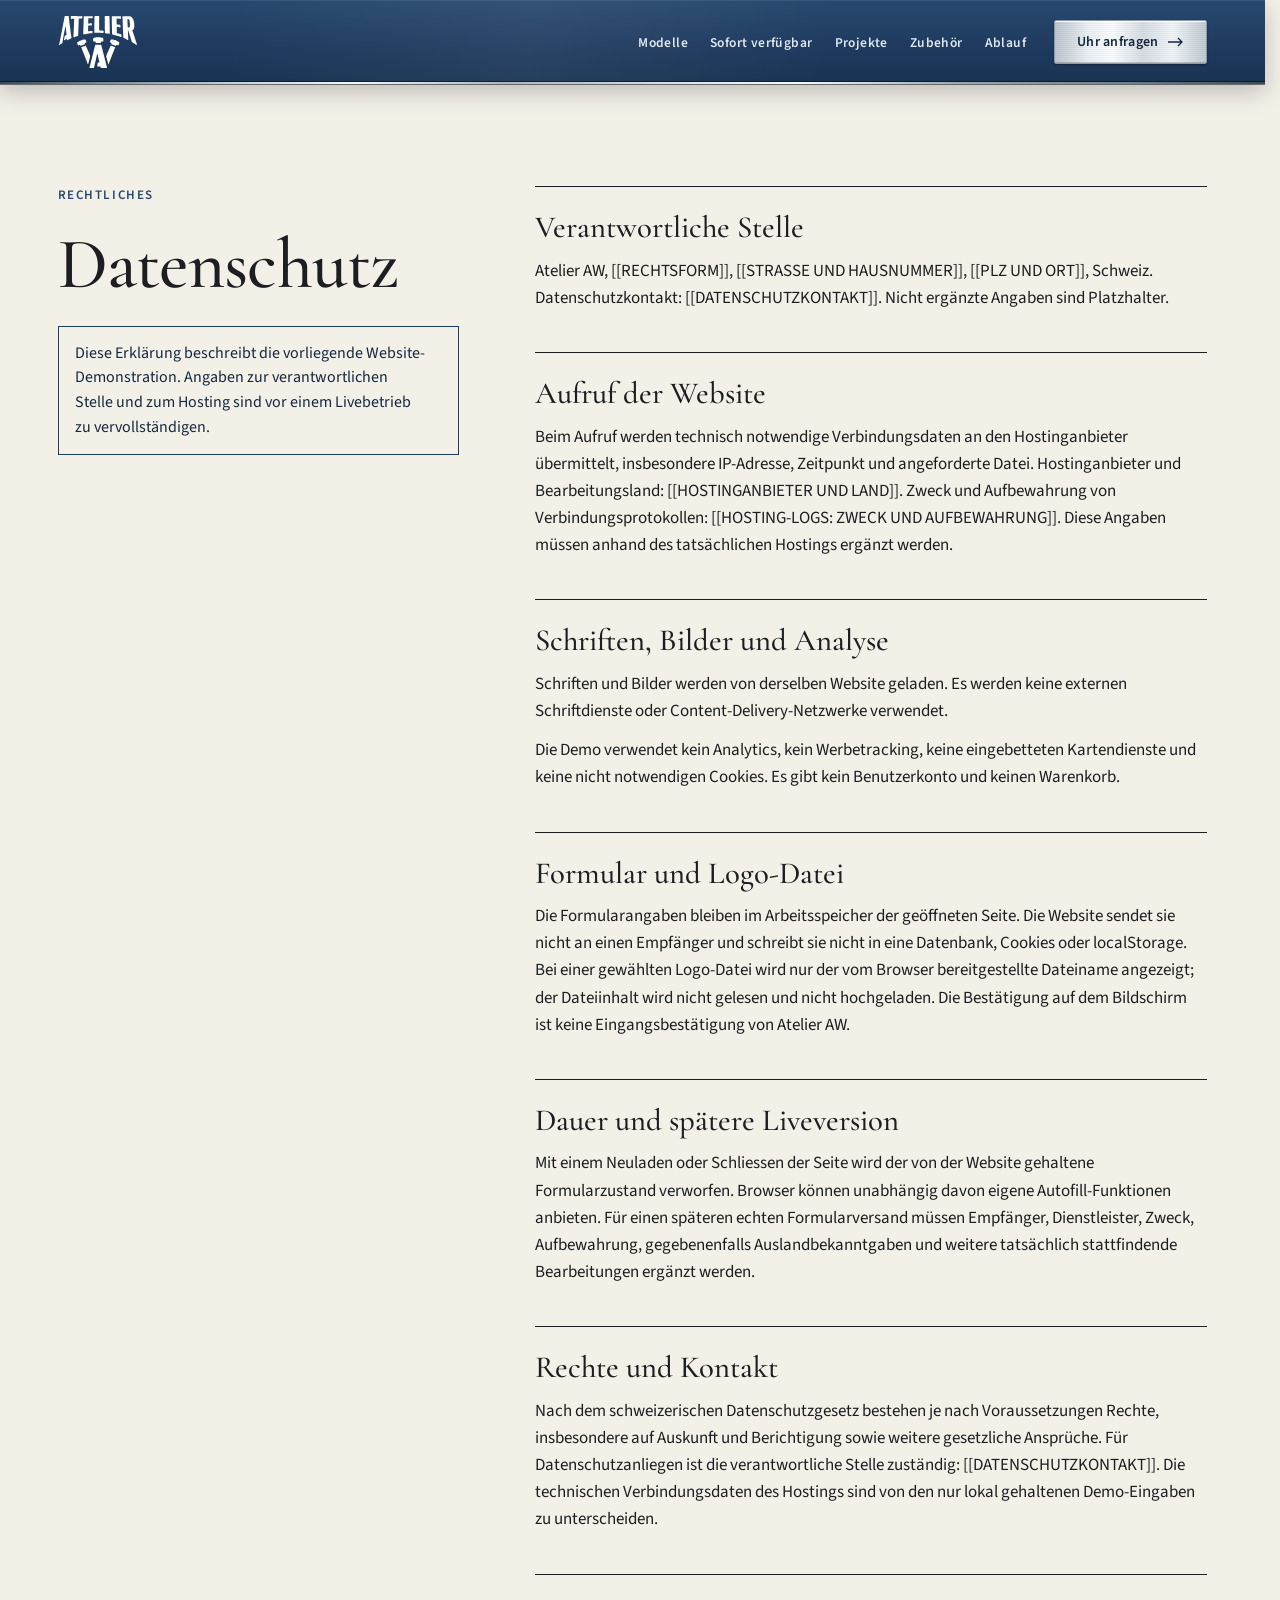
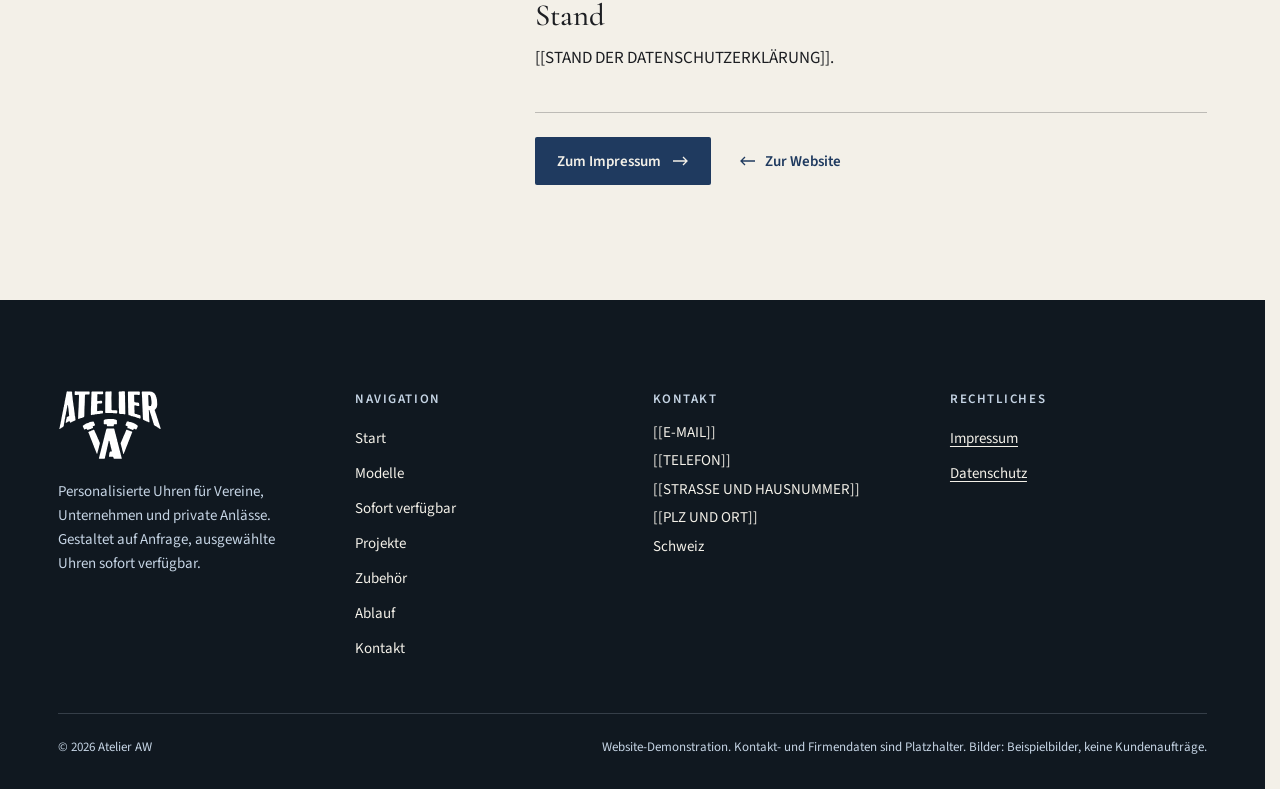
<file: datenschutz.html>
<!DOCTYPE html>
<html lang="de-CH" class="no-js">
<head>
<meta charset="utf-8">
<meta name="viewport" content="width=device-width, initial-scale=1">
<title>Datenschutz – Atelier AW</title>
<meta name="description" content="Datenschutzerklärung der Website-Demonstration von Atelier AW. Angaben zu verantwortlicher Stelle und Hosting sind Platzhalter.">
<meta name="robots" content="noindex, nofollow">
<meta name="theme-color" content="#1f3a5f">
<link rel="icon" href="assets/icons/favicon.svg" type="image/svg+xml">
<link rel="icon" href="assets/icons/favicon-32.png" type="image/png" sizes="32x32">
<link rel="apple-touch-icon" href="assets/icons/apple-touch-icon.png">
<script>
document.documentElement.className = 'js';
if (location.protocol !== 'file:') {
  ['source-sans-3-latin-400-normal', 'source-sans-3-latin-600-normal', 'cormorant-garamond-latin-500-normal'].forEach(function (f) {
    var l = document.createElement('link'); l.rel = 'preload'; l.as = 'font'; l.type = 'font/woff2';
    l.crossOrigin = 'anonymous'; l.href = 'assets/fonts/' + f + '.woff2'; document.head.appendChild(l);
  });
}
</script>
<link rel="stylesheet" href="assets/css/styles.css">
<link rel="stylesheet" href="assets/css/sections.css">
<link rel="stylesheet" href="assets/css/site.css">
</head>
<body>
<a href="#inhalt" style="position:fixed;left:16px;top:-80px;z-index:100;background:#f3f0e8;color:#14283f;padding:12px 16px;font-weight:600;transition:top 160ms" data-fc="0">Zum Inhalt</a>

<header class="hd" data-dark="">
  <div class="hd-in">
    <a class="brand" href="index.html" aria-label="Atelier AW – zur Startseite">
      <img src="assets/logo/atelier-w-logo-white.svg" alt="Atelier AW" width="80" height="54">
    </a>
    <nav class="nav-wide hd-nav" aria-label="Hauptnavigation">
      <ul class="hd-links"><li><a href="modelle.html">Modelle<span class="nav-line" aria-hidden="true"></span></a></li><li><a href="sofort-verfuegbar.html">Sofort verfügbar<span class="nav-line" aria-hidden="true"></span></a></li><li><a href="projekte.html">Projekte<span class="nav-line" aria-hidden="true"></span></a></li><li><a href="zubehoer.html">Zubehör<span class="nav-line" aria-hidden="true"></span></a></li><li><a href="ablauf.html">Ablauf<span class="nav-line" aria-hidden="true"></span></a></li></ul>
      <a class="hd-cta" href="kontakt.html"><span>Uhr anfragen</span><svg width="16" height="10" viewBox="0 0 16 10" fill="none" stroke="currentColor" stroke-width="1.3" aria-hidden="true"><path d="M0 5h14M10 1l4 4-4 4"></path></svg></a>
    </nav>
    <button class="nav-narrow hd-menu" type="button" id="menu-btn" aria-expanded="false" aria-controls="aw-menu">
      <span id="menu-label">Menü</span>
      <svg width="22" height="14" viewBox="0 0 22 14" fill="none" stroke="currentColor" stroke-width="1.3" aria-hidden="true"><path id="menu-icon" d="M0 2h22M0 7h22M0 12h22"></path></svg>
    </button>
  </div>
  <span class="hd-edge" aria-hidden="true"></span>
  <div id="aw-menu" hidden style="position:fixed;top:var(--hd);left:0;right:0;bottom:0;background:#14283f;overflow-y:auto;overscroll-behavior:contain;padding:32px clamp(20px,4.5vw,64px) calc(32px + env(safe-area-inset-bottom))">
    <nav aria-label="Mobile Navigation">
      <ul style="list-style:none;margin:0;padding:0;display:flex;flex-direction:column">
          <li style="border-bottom:1px solid rgba(197,212,228,0.18)"><a href="index.html" style="display:flex;justify-content:space-between;align-items:center;padding:18px 0;color:#f3f0e8;text-decoration:none;font-family:'Cormorant Garamond',Palatino,Georgia,serif;font-size:30px;font-weight:500">Start<svg width="16" height="10" viewBox="0 0 16 10" fill="none" stroke="currentColor" stroke-width="1.3" aria-hidden="true"><path d="M0 5h14M10 1l4 4-4 4"></path></svg></a></li><li style="border-bottom:1px solid rgba(197,212,228,0.18)"><a href="modelle.html" style="display:flex;justify-content:space-between;align-items:center;padding:18px 0;color:#f3f0e8;text-decoration:none;font-family:'Cormorant Garamond',Palatino,Georgia,serif;font-size:30px;font-weight:500">Modelle<svg width="16" height="10" viewBox="0 0 16 10" fill="none" stroke="currentColor" stroke-width="1.3" aria-hidden="true"><path d="M0 5h14M10 1l4 4-4 4"></path></svg></a></li><li style="border-bottom:1px solid rgba(197,212,228,0.18)"><a href="sofort-verfuegbar.html" style="display:flex;justify-content:space-between;align-items:center;padding:18px 0;color:#f3f0e8;text-decoration:none;font-family:'Cormorant Garamond',Palatino,Georgia,serif;font-size:30px;font-weight:500">Sofort verfügbar<svg width="16" height="10" viewBox="0 0 16 10" fill="none" stroke="currentColor" stroke-width="1.3" aria-hidden="true"><path d="M0 5h14M10 1l4 4-4 4"></path></svg></a></li><li style="border-bottom:1px solid rgba(197,212,228,0.18)"><a href="projekte.html" style="display:flex;justify-content:space-between;align-items:center;padding:18px 0;color:#f3f0e8;text-decoration:none;font-family:'Cormorant Garamond',Palatino,Georgia,serif;font-size:30px;font-weight:500">Projekte<svg width="16" height="10" viewBox="0 0 16 10" fill="none" stroke="currentColor" stroke-width="1.3" aria-hidden="true"><path d="M0 5h14M10 1l4 4-4 4"></path></svg></a></li><li style="border-bottom:1px solid rgba(197,212,228,0.18)"><a href="zubehoer.html" style="display:flex;justify-content:space-between;align-items:center;padding:18px 0;color:#f3f0e8;text-decoration:none;font-family:'Cormorant Garamond',Palatino,Georgia,serif;font-size:30px;font-weight:500">Zubehör<svg width="16" height="10" viewBox="0 0 16 10" fill="none" stroke="currentColor" stroke-width="1.3" aria-hidden="true"><path d="M0 5h14M10 1l4 4-4 4"></path></svg></a></li><li style="border-bottom:1px solid rgba(197,212,228,0.18)"><a href="ablauf.html" style="display:flex;justify-content:space-between;align-items:center;padding:18px 0;color:#f3f0e8;text-decoration:none;font-family:'Cormorant Garamond',Palatino,Georgia,serif;font-size:30px;font-weight:500">Ablauf<svg width="16" height="10" viewBox="0 0 16 10" fill="none" stroke="currentColor" stroke-width="1.3" aria-hidden="true"><path d="M0 5h14M10 1l4 4-4 4"></path></svg></a></li><li style="border-bottom:1px solid rgba(197,212,228,0.18)"><a href="kontakt.html" style="display:flex;justify-content:space-between;align-items:center;padding:18px 0;color:#f3f0e8;text-decoration:none;font-family:'Cormorant Garamond',Palatino,Georgia,serif;font-size:30px;font-weight:500">Kontakt<svg width="16" height="10" viewBox="0 0 16 10" fill="none" stroke="currentColor" stroke-width="1.3" aria-hidden="true"><path d="M0 5h14M10 1l4 4-4 4"></path></svg></a></li>
        </ul>
      <a href="kontakt.html" style="margin-top:32px;display:flex;justify-content:center;align-items:center;min-height:52px;background:#f3f0e8;color:#14283f;text-decoration:none;font-weight:600;font-size:16px;border-radius:2px">Uhr anfragen</a>
    </nav>
  </div>
</header>

<main id="inhalt" tabindex="-1" style="scroll-margin-top:var(--hd);outline:none;background:#f3f0e8">
  <div style="max-width:1280px;margin:0 auto;padding:clamp(56px,8vw,120px) clamp(20px,4.5vw,64px) clamp(64px,9vw,136px);display:flex;flex-wrap:wrap;gap:40px clamp(40px,6vw,96px)">
    <div style="flex:4 1 280px;min-width:0;display:flex;flex-direction:column;gap:24px">
      <p style="margin:0;font-size:13px;font-weight:600;letter-spacing:0.12em;text-transform:uppercase;color:#28496f">Rechtliches</p>
      <h1 style="margin:0;font-family:'Cormorant Garamond',Palatino,'Palatino Linotype',Georgia,serif;font-weight:500;font-size:clamp(2.75rem,5.6vw,5rem);line-height:1.02;letter-spacing:-0.01em">Datenschutz</h1>
      <p role="note" style="margin:0;max-width:30em;padding:14px 16px;border:1px solid #1f3a5f;font-size:16px;line-height:1.55;color:#14283f;text-wrap:pretty">Diese Erklärung beschreibt die vorliegende Website-Demonstration. Angaben zur verantwortlichen Stelle und zum Hosting sind vor einem Livebetrieb zu vervollständigen.</p>
    </div>

    <div style="flex:7 1 460px;min-width:0;max-width:46em;display:flex;flex-direction:column;gap:40px">
      <section aria-labelledby="h-stelle" style="border-top:1px solid #1c1e22;padding-top:24px;display:flex;flex-direction:column;gap:12px">
        <h2 id="h-stelle" style="margin:0;font-family:'Cormorant Garamond',Palatino,Georgia,serif;font-weight:500;font-size:clamp(1.65rem,2.4vw,2.1rem);line-height:1.12">Verantwortliche Stelle</h2>
        <p style="margin:0;font-size:17px;line-height:1.6;overflow-wrap:anywhere;text-wrap:pretty">Atelier AW, [[RECHTSFORM]], [[STRASSE UND HAUSNUMMER]], [[PLZ UND ORT]], Schweiz. Datenschutzkontakt: [[DATENSCHUTZKONTAKT]]. Nicht ergänzte Angaben sind Platzhalter.</p>
      </section>

      <section aria-labelledby="h-aufruf" style="border-top:1px solid #1c1e22;padding-top:24px;display:flex;flex-direction:column;gap:12px">
        <h2 id="h-aufruf" style="margin:0;font-family:'Cormorant Garamond',Palatino,Georgia,serif;font-weight:500;font-size:clamp(1.65rem,2.4vw,2.1rem);line-height:1.12">Aufruf der Website</h2>
        <p style="margin:0;font-size:17px;line-height:1.6;overflow-wrap:anywhere;text-wrap:pretty">Beim Aufruf werden technisch notwendige Verbindungsdaten an den Hostinganbieter übermittelt, insbesondere IP-Adresse, Zeitpunkt und angeforderte Datei. Hostinganbieter und Bearbeitungsland: [[HOSTINGANBIETER UND LAND]]. Zweck und Aufbewahrung von Verbindungsprotokollen: [[HOSTING-LOGS: ZWECK UND AUFBEWAHRUNG]]. Diese Angaben müssen anhand des tatsächlichen Hostings ergänzt werden.</p>
      </section>

      <section aria-labelledby="h-schriften" style="border-top:1px solid #1c1e22;padding-top:24px;display:flex;flex-direction:column;gap:12px">
        <h2 id="h-schriften" style="margin:0;font-family:'Cormorant Garamond',Palatino,Georgia,serif;font-weight:500;font-size:clamp(1.65rem,2.4vw,2.1rem);line-height:1.12">Schriften, Bilder und Analyse</h2>
        <p style="margin:0;font-size:17px;line-height:1.6;text-wrap:pretty">Schriften und Bilder werden von derselben Website geladen. Es werden keine externen Schriftdienste oder Content-Delivery-Netzwerke verwendet.</p>
        <p style="margin:0;font-size:17px;line-height:1.6;text-wrap:pretty">Die Demo verwendet kein Analytics, kein Werbetracking, keine eingebetteten Kartendienste und keine nicht notwendigen Cookies. Es gibt kein Benutzerkonto und keinen Warenkorb.</p>
      </section>

      <section aria-labelledby="h-formular" style="border-top:1px solid #1c1e22;padding-top:24px;display:flex;flex-direction:column;gap:12px">
        <h2 id="h-formular" style="margin:0;font-family:'Cormorant Garamond',Palatino,Georgia,serif;font-weight:500;font-size:clamp(1.65rem,2.4vw,2.1rem);line-height:1.12">Formular und Logo-Datei</h2>
        <p style="margin:0;font-size:17px;line-height:1.6;text-wrap:pretty">Die Formularangaben bleiben im Arbeitsspeicher der geöffneten Seite. Die Website sendet sie nicht an einen Empfänger und schreibt sie nicht in eine Datenbank, Cookies oder localStorage. Bei einer gewählten Logo-Datei wird nur der vom Browser bereitgestellte Dateiname angezeigt; der Dateiinhalt wird nicht gelesen und nicht hochgeladen. Die Bestätigung auf dem Bildschirm ist keine Eingangsbestätigung von Atelier AW.</p>
      </section>

      <section aria-labelledby="h-dauer" style="border-top:1px solid #1c1e22;padding-top:24px;display:flex;flex-direction:column;gap:12px">
        <h2 id="h-dauer" style="margin:0;font-family:'Cormorant Garamond',Palatino,Georgia,serif;font-weight:500;font-size:clamp(1.65rem,2.4vw,2.1rem);line-height:1.12">Dauer und spätere Liveversion</h2>
        <p style="margin:0;font-size:17px;line-height:1.6;text-wrap:pretty">Mit einem Neuladen oder Schliessen der Seite wird der von der Website gehaltene Formularzustand verworfen. Browser können unabhängig davon eigene Autofill-Funktionen anbieten. Für einen späteren echten Formularversand müssen Empfänger, Dienstleister, Zweck, Aufbewahrung, gegebenenfalls Auslandbekanntgaben und weitere tatsächlich stattfindende Bearbeitungen ergänzt werden.</p>
      </section>

      <section aria-labelledby="h-rechte" style="border-top:1px solid #1c1e22;padding-top:24px;display:flex;flex-direction:column;gap:12px">
        <h2 id="h-rechte" style="margin:0;font-family:'Cormorant Garamond',Palatino,Georgia,serif;font-weight:500;font-size:clamp(1.65rem,2.4vw,2.1rem);line-height:1.12">Rechte und Kontakt</h2>
        <p style="margin:0;font-size:17px;line-height:1.6;overflow-wrap:anywhere;text-wrap:pretty">Nach dem schweizerischen Datenschutzgesetz bestehen je nach Voraussetzungen Rechte, insbesondere auf Auskunft und Berichtigung sowie weitere gesetzliche Ansprüche. Für Datenschutzanliegen ist die verantwortliche Stelle zuständig: [[DATENSCHUTZKONTAKT]]. Die technischen Verbindungsdaten des Hostings sind von den nur lokal gehaltenen Demo-Eingaben zu unterscheiden.</p>
      </section>

      <section aria-labelledby="h-stand" style="border-top:1px solid #1c1e22;padding-top:24px;display:flex;flex-direction:column;gap:12px">
        <h2 id="h-stand" style="margin:0;font-family:'Cormorant Garamond',Palatino,Georgia,serif;font-weight:500;font-size:clamp(1.65rem,2.4vw,2.1rem);line-height:1.12">Stand</h2>
        <p style="margin:0;font-size:17px;line-height:1.6;overflow-wrap:anywhere">[[STAND DER DATENSCHUTZERKLÄRUNG]].</p>
      </section>

      <div style="border-top:1px solid rgba(28,30,34,0.25);padding-top:24px;display:flex;flex-wrap:wrap;gap:12px 24px">
        <a href="impressum.html" style="display:inline-flex;align-items:center;gap:12px;min-height:48px;padding:0 22px;background:#1f3a5f;color:#f3f0e8;text-decoration:none;font-weight:600;font-size:15px;border-radius:2px;transition:background 200ms,gap 200ms" data-hv="3">Zum Impressum<svg width="16" height="10" viewBox="0 0 16 10" fill="none" stroke="currentColor" stroke-width="1.3" aria-hidden="true"><path d="M0 5h14M10 1l4 4-4 4"></path></svg></a>
        <a href="index.html" style="display:inline-flex;align-items:center;gap:10px;min-height:48px;padding:0 4px;color:#1f3a5f;text-decoration:none;font-weight:600;font-size:15px;transition:gap 200ms" data-hv="12"><svg width="16" height="10" viewBox="0 0 16 10" fill="none" stroke="currentColor" stroke-width="1.3" aria-hidden="true"><path d="M16 5H2M6 1L2 5l4 4"></path></svg>Zur Website</a>
      </div>
    </div>
  </div>
</main>

<footer id="aw-footer" data-dark="" style="background:#101820;color:#f3f0e8">
  <div style="max-width:1280px;margin:0 auto;padding:clamp(56px,7vw,96px) clamp(20px,4.5vw,64px) calc(32px + env(safe-area-inset-bottom));display:flex;flex-direction:column;gap:48px">
    <div style="display:grid;grid-template-columns:repeat(auto-fit,minmax(min(100%,240px),1fr));gap:40px">
      <div style="display:flex;flex-direction:column;gap:20px">
        <img src="assets/logo/atelier-w-logo-white.svg" alt="Atelier AW" width="104" height="70" style="display:block;height:70px;width:auto;align-self:flex-start">
        <p style="margin:0;font-size:15px;line-height:1.6;color:#c5d4e4;max-width:24em">Personalisierte Uhren für Vereine, Unternehmen und private Anlässe. Gestaltet auf Anfrage, ausgewählte Uhren sofort verfügbar.</p>
      </div>
      <nav aria-label="Fusszeile">
        <p style="margin:0 0 14px;font-size:13px;font-weight:600;letter-spacing:0.12em;text-transform:uppercase;color:#c5d4e4">Navigation</p>
        <ul style="list-style:none;margin:0;padding:0;display:flex;flex-direction:column;gap:2px">
          <li><a href="index.html" style="display:inline-block;padding:6px 0;color:#f3f0e8;text-decoration:none;font-size:15px" data-hv="11">Start</a></li>
          <li><a href="modelle.html" style="display:inline-block;padding:6px 0;color:#f3f0e8;text-decoration:none;font-size:15px" data-hv="11">Modelle</a></li>
          <li><a href="sofort-verfuegbar.html" style="display:inline-block;padding:6px 0;color:#f3f0e8;text-decoration:none;font-size:15px" data-hv="11">Sofort verfügbar</a></li>
          <li><a href="projekte.html" style="display:inline-block;padding:6px 0;color:#f3f0e8;text-decoration:none;font-size:15px" data-hv="11">Projekte</a></li>
          <li><a href="zubehoer.html" style="display:inline-block;padding:6px 0;color:#f3f0e8;text-decoration:none;font-size:15px" data-hv="11">Zubehör</a></li>
          <li><a href="ablauf.html" style="display:inline-block;padding:6px 0;color:#f3f0e8;text-decoration:none;font-size:15px" data-hv="11">Ablauf</a></li>
          <li><a href="kontakt.html" style="display:inline-block;padding:6px 0;color:#f3f0e8;text-decoration:none;font-size:15px" data-hv="11">Kontakt</a></li>
        </ul>
      </nav>
      <div>
        <p style="margin:0 0 14px;font-size:13px;font-weight:600;letter-spacing:0.12em;text-transform:uppercase;color:#c5d4e4">Kontakt</p>
        <address style="font-style:normal;display:flex;flex-direction:column;gap:6px;font-size:15px;line-height:1.5;overflow-wrap:anywhere">
          <span>[[E-MAIL]]</span><span>[[TELEFON]]</span><span>[[STRASSE UND HAUSNUMMER]]</span><span>[[PLZ UND ORT]]</span><span>Schweiz</span>
        </address>
      </div>
      <div>
        <p style="margin:0 0 14px;font-size:13px;font-weight:600;letter-spacing:0.12em;text-transform:uppercase;color:#c5d4e4">Rechtliches</p>
        <ul style="list-style:none;margin:0;padding:0;display:flex;flex-direction:column;gap:2px">
          <li><a href="impressum.html" style="display:inline-block;padding:6px 0;color:#f3f0e8;font-size:15px" data-hv="11">Impressum</a></li>
          <li><a href="datenschutz.html" style="display:inline-block;padding:6px 0;color:#f3f0e8;font-size:15px" data-hv="11">Datenschutz</a></li>
        </ul>
      </div>
    </div>
    <div style="border-top:1px solid rgba(197,212,228,0.2);padding-top:24px;display:flex;flex-wrap:wrap;justify-content:space-between;gap:12px;font-size:13px;line-height:1.5;color:#c5d4e4">
      <span>© <span data-year>2026</span> Atelier AW</span>
      <span style="max-width:52em">Website-Demonstration. Kontakt- und Firmendaten sind Platzhalter. Bilder: Beispielbilder, keine Kundenaufträge.</span>
    </div>
  </div>
</footer>
<script src="assets/js/app.js" defer></script>
</body>
</html>
</file>
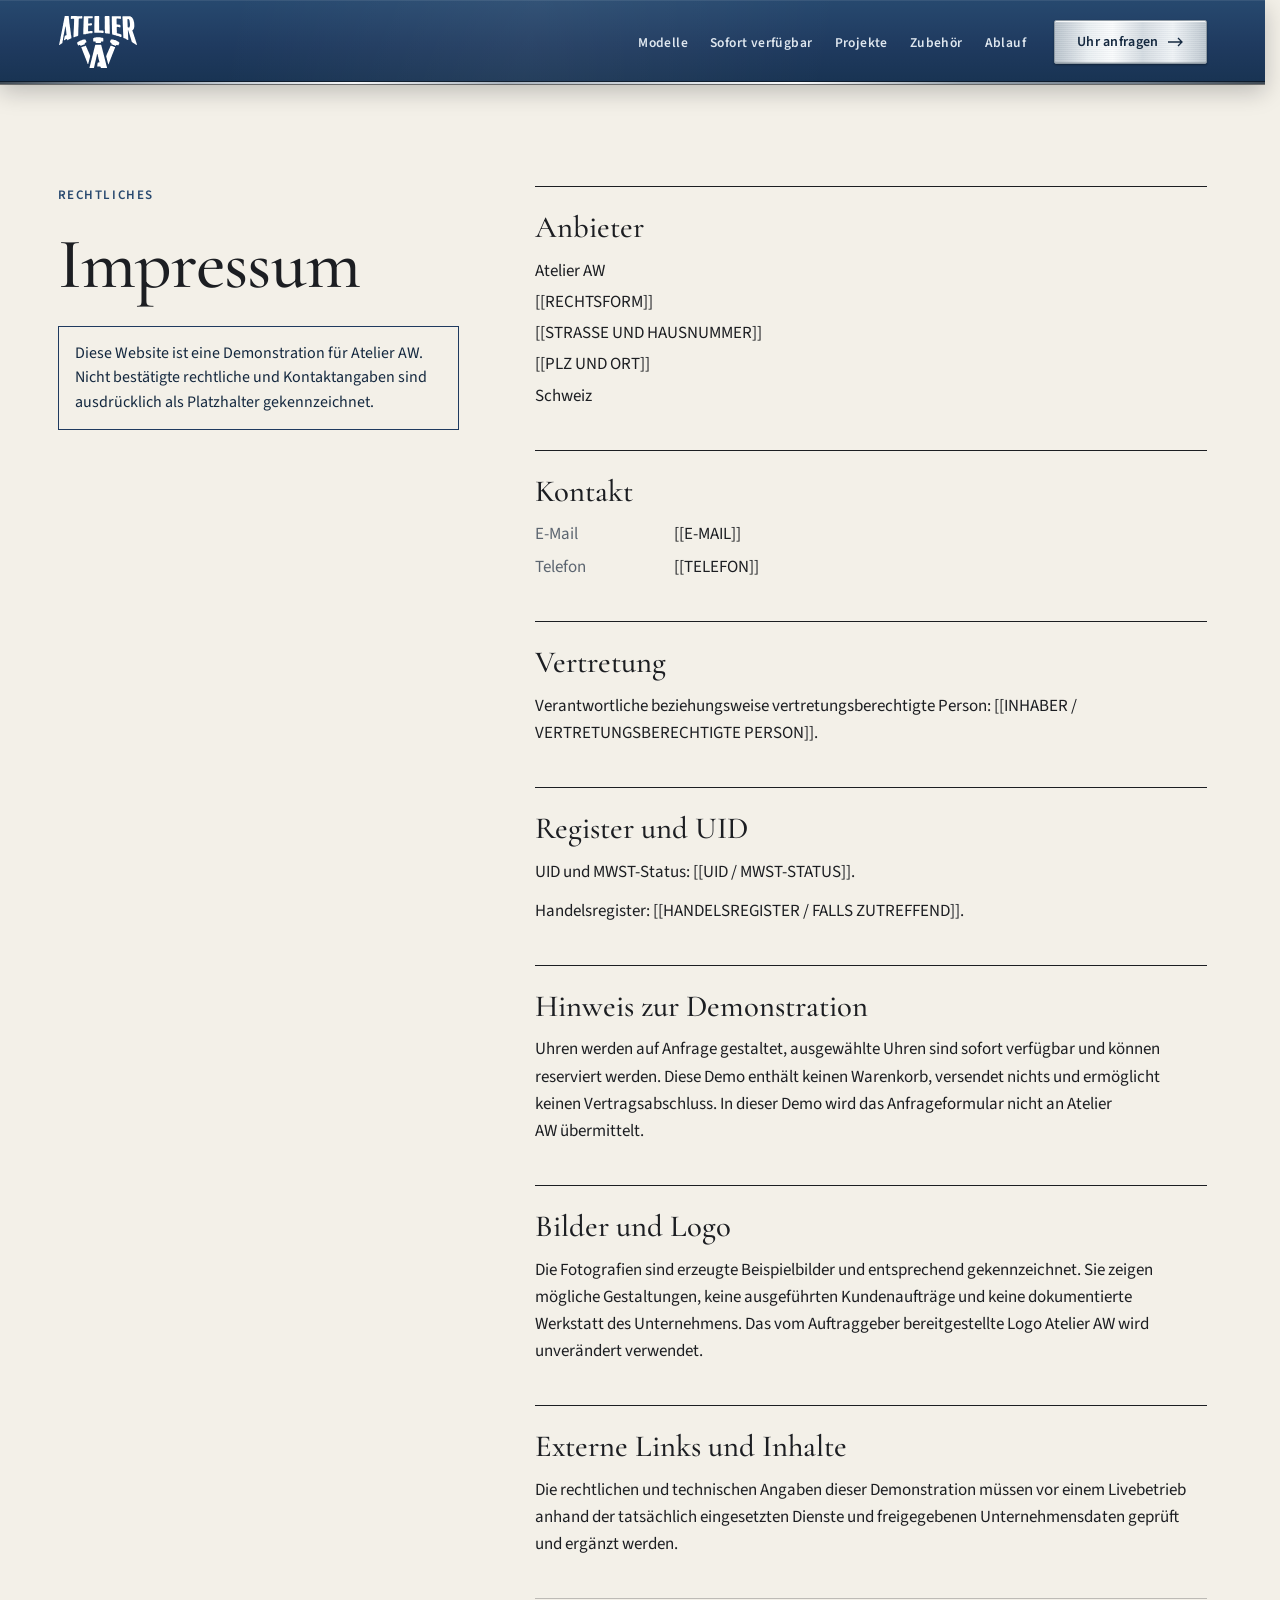
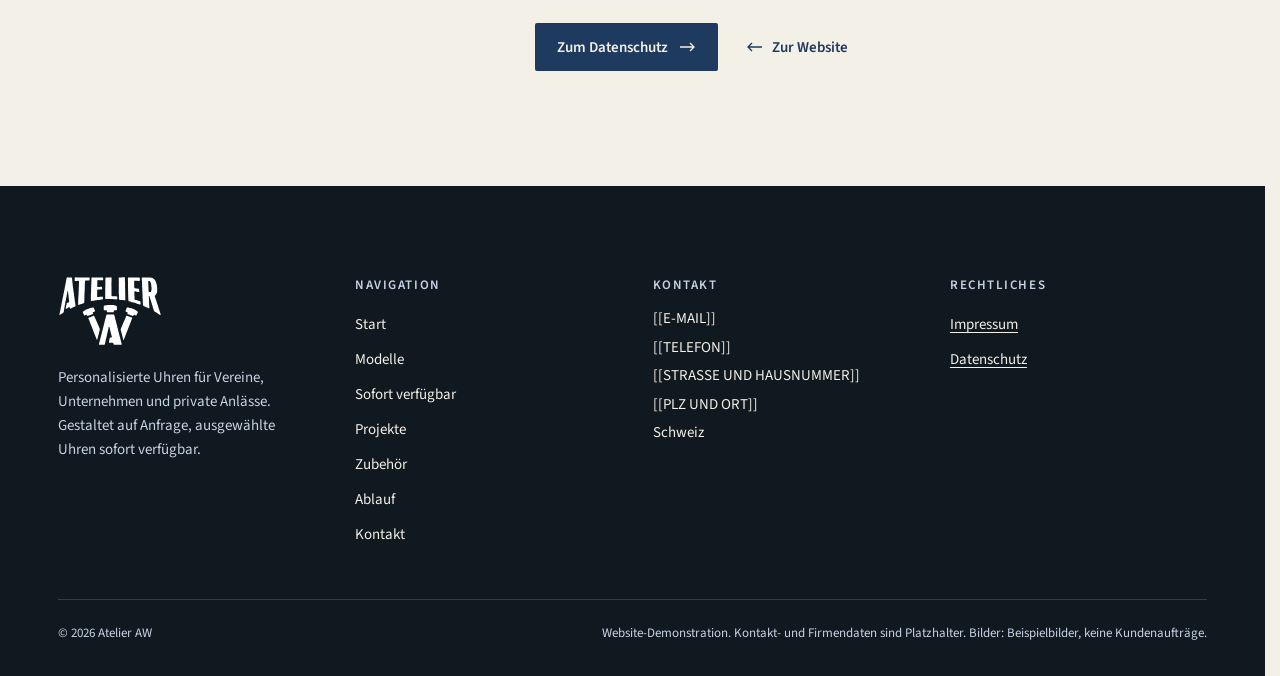
<file: impressum.html>
<!DOCTYPE html>
<html lang="de-CH" class="no-js">
<head>
<meta charset="utf-8">
<meta name="viewport" content="width=device-width, initial-scale=1">
<title>Impressum – Atelier AW</title>
<meta name="description" content="Impressum der Website-Demonstration von Atelier AW. Nicht bestätigte Angaben sind als Platzhalter gekennzeichnet.">
<meta name="robots" content="noindex, nofollow">
<meta name="theme-color" content="#1f3a5f">
<link rel="icon" href="assets/icons/favicon.svg" type="image/svg+xml">
<link rel="icon" href="assets/icons/favicon-32.png" type="image/png" sizes="32x32">
<link rel="apple-touch-icon" href="assets/icons/apple-touch-icon.png">
<script>
document.documentElement.className = 'js';
if (location.protocol !== 'file:') {
  ['source-sans-3-latin-400-normal', 'source-sans-3-latin-600-normal', 'cormorant-garamond-latin-500-normal'].forEach(function (f) {
    var l = document.createElement('link'); l.rel = 'preload'; l.as = 'font'; l.type = 'font/woff2';
    l.crossOrigin = 'anonymous'; l.href = 'assets/fonts/' + f + '.woff2'; document.head.appendChild(l);
  });
}
</script>
<link rel="stylesheet" href="assets/css/styles.css">
<link rel="stylesheet" href="assets/css/sections.css">
<link rel="stylesheet" href="assets/css/site.css">
</head>
<body>
<a href="#inhalt" style="position:fixed;left:16px;top:-80px;z-index:100;background:#f3f0e8;color:#14283f;padding:12px 16px;font-weight:600;transition:top 160ms" data-fc="0">Zum Inhalt</a>

<header class="hd" data-dark="">
  <div class="hd-in">
    <a class="brand" href="index.html" aria-label="Atelier AW – zur Startseite">
      <img src="assets/logo/atelier-w-logo-white.svg" alt="Atelier AW" width="80" height="54">
    </a>
    <nav class="nav-wide hd-nav" aria-label="Hauptnavigation">
      <ul class="hd-links"><li><a href="modelle.html">Modelle<span class="nav-line" aria-hidden="true"></span></a></li><li><a href="sofort-verfuegbar.html">Sofort verfügbar<span class="nav-line" aria-hidden="true"></span></a></li><li><a href="projekte.html">Projekte<span class="nav-line" aria-hidden="true"></span></a></li><li><a href="zubehoer.html">Zubehör<span class="nav-line" aria-hidden="true"></span></a></li><li><a href="ablauf.html">Ablauf<span class="nav-line" aria-hidden="true"></span></a></li></ul>
      <a class="hd-cta" href="kontakt.html"><span>Uhr anfragen</span><svg width="16" height="10" viewBox="0 0 16 10" fill="none" stroke="currentColor" stroke-width="1.3" aria-hidden="true"><path d="M0 5h14M10 1l4 4-4 4"></path></svg></a>
    </nav>
    <button class="nav-narrow hd-menu" type="button" id="menu-btn" aria-expanded="false" aria-controls="aw-menu">
      <span id="menu-label">Menü</span>
      <svg width="22" height="14" viewBox="0 0 22 14" fill="none" stroke="currentColor" stroke-width="1.3" aria-hidden="true"><path id="menu-icon" d="M0 2h22M0 7h22M0 12h22"></path></svg>
    </button>
  </div>
  <span class="hd-edge" aria-hidden="true"></span>
  <div id="aw-menu" hidden style="position:fixed;top:var(--hd);left:0;right:0;bottom:0;background:#14283f;overflow-y:auto;overscroll-behavior:contain;padding:32px clamp(20px,4.5vw,64px) calc(32px + env(safe-area-inset-bottom))">
    <nav aria-label="Mobile Navigation">
      <ul style="list-style:none;margin:0;padding:0;display:flex;flex-direction:column">
          <li style="border-bottom:1px solid rgba(197,212,228,0.18)"><a href="index.html" style="display:flex;justify-content:space-between;align-items:center;padding:18px 0;color:#f3f0e8;text-decoration:none;font-family:'Cormorant Garamond',Palatino,Georgia,serif;font-size:30px;font-weight:500">Start<svg width="16" height="10" viewBox="0 0 16 10" fill="none" stroke="currentColor" stroke-width="1.3" aria-hidden="true"><path d="M0 5h14M10 1l4 4-4 4"></path></svg></a></li><li style="border-bottom:1px solid rgba(197,212,228,0.18)"><a href="modelle.html" style="display:flex;justify-content:space-between;align-items:center;padding:18px 0;color:#f3f0e8;text-decoration:none;font-family:'Cormorant Garamond',Palatino,Georgia,serif;font-size:30px;font-weight:500">Modelle<svg width="16" height="10" viewBox="0 0 16 10" fill="none" stroke="currentColor" stroke-width="1.3" aria-hidden="true"><path d="M0 5h14M10 1l4 4-4 4"></path></svg></a></li><li style="border-bottom:1px solid rgba(197,212,228,0.18)"><a href="sofort-verfuegbar.html" style="display:flex;justify-content:space-between;align-items:center;padding:18px 0;color:#f3f0e8;text-decoration:none;font-family:'Cormorant Garamond',Palatino,Georgia,serif;font-size:30px;font-weight:500">Sofort verfügbar<svg width="16" height="10" viewBox="0 0 16 10" fill="none" stroke="currentColor" stroke-width="1.3" aria-hidden="true"><path d="M0 5h14M10 1l4 4-4 4"></path></svg></a></li><li style="border-bottom:1px solid rgba(197,212,228,0.18)"><a href="projekte.html" style="display:flex;justify-content:space-between;align-items:center;padding:18px 0;color:#f3f0e8;text-decoration:none;font-family:'Cormorant Garamond',Palatino,Georgia,serif;font-size:30px;font-weight:500">Projekte<svg width="16" height="10" viewBox="0 0 16 10" fill="none" stroke="currentColor" stroke-width="1.3" aria-hidden="true"><path d="M0 5h14M10 1l4 4-4 4"></path></svg></a></li><li style="border-bottom:1px solid rgba(197,212,228,0.18)"><a href="zubehoer.html" style="display:flex;justify-content:space-between;align-items:center;padding:18px 0;color:#f3f0e8;text-decoration:none;font-family:'Cormorant Garamond',Palatino,Georgia,serif;font-size:30px;font-weight:500">Zubehör<svg width="16" height="10" viewBox="0 0 16 10" fill="none" stroke="currentColor" stroke-width="1.3" aria-hidden="true"><path d="M0 5h14M10 1l4 4-4 4"></path></svg></a></li><li style="border-bottom:1px solid rgba(197,212,228,0.18)"><a href="ablauf.html" style="display:flex;justify-content:space-between;align-items:center;padding:18px 0;color:#f3f0e8;text-decoration:none;font-family:'Cormorant Garamond',Palatino,Georgia,serif;font-size:30px;font-weight:500">Ablauf<svg width="16" height="10" viewBox="0 0 16 10" fill="none" stroke="currentColor" stroke-width="1.3" aria-hidden="true"><path d="M0 5h14M10 1l4 4-4 4"></path></svg></a></li><li style="border-bottom:1px solid rgba(197,212,228,0.18)"><a href="kontakt.html" style="display:flex;justify-content:space-between;align-items:center;padding:18px 0;color:#f3f0e8;text-decoration:none;font-family:'Cormorant Garamond',Palatino,Georgia,serif;font-size:30px;font-weight:500">Kontakt<svg width="16" height="10" viewBox="0 0 16 10" fill="none" stroke="currentColor" stroke-width="1.3" aria-hidden="true"><path d="M0 5h14M10 1l4 4-4 4"></path></svg></a></li>
        </ul>
      <a href="kontakt.html" style="margin-top:32px;display:flex;justify-content:center;align-items:center;min-height:52px;background:#f3f0e8;color:#14283f;text-decoration:none;font-weight:600;font-size:16px;border-radius:2px">Uhr anfragen</a>
    </nav>
  </div>
</header>

<main id="inhalt" tabindex="-1" style="scroll-margin-top:var(--hd);outline:none;background:#f3f0e8">
  <div style="max-width:1280px;margin:0 auto;padding:clamp(56px,8vw,120px) clamp(20px,4.5vw,64px) clamp(64px,9vw,136px);display:flex;flex-wrap:wrap;gap:40px clamp(40px,6vw,96px)">
    <div style="flex:4 1 280px;min-width:0;display:flex;flex-direction:column;gap:24px">
      <p style="margin:0;font-size:13px;font-weight:600;letter-spacing:0.12em;text-transform:uppercase;color:#28496f">Rechtliches</p>
      <h1 style="margin:0;font-family:'Cormorant Garamond',Palatino,'Palatino Linotype',Georgia,serif;font-weight:500;font-size:clamp(2.75rem,5.6vw,5rem);line-height:1.02;letter-spacing:-0.01em">Impressum</h1>
      <p role="note" style="margin:0;max-width:30em;padding:14px 16px;border:1px solid #1f3a5f;font-size:16px;line-height:1.55;color:#14283f;text-wrap:pretty">Diese Website ist eine Demonstration für Atelier AW. Nicht bestätigte rechtliche und Kontaktangaben sind ausdrücklich als Platzhalter gekennzeichnet.</p>
    </div>

    <div style="flex:7 1 460px;min-width:0;max-width:46em;display:flex;flex-direction:column;gap:40px">
      <section aria-labelledby="h-anbieter" style="border-top:1px solid #1c1e22;padding-top:24px;display:flex;flex-direction:column;gap:12px">
        <h2 id="h-anbieter" style="margin:0;font-family:'Cormorant Garamond',Palatino,Georgia,serif;font-weight:500;font-size:clamp(1.65rem,2.4vw,2.1rem);line-height:1.12">Anbieter</h2>
        <address style="font-style:normal;display:flex;flex-direction:column;gap:4px;font-size:17px;line-height:1.6;overflow-wrap:anywhere">
          <span>Atelier AW</span><span>[[RECHTSFORM]]</span><span>[[STRASSE UND HAUSNUMMER]]</span><span>[[PLZ UND ORT]]</span><span>Schweiz</span>
        </address>
      </section>

      <section aria-labelledby="h-kontakt" style="border-top:1px solid #1c1e22;padding-top:24px;display:flex;flex-direction:column;gap:12px">
        <h2 id="h-kontakt" style="margin:0;font-family:'Cormorant Garamond',Palatino,Georgia,serif;font-weight:500;font-size:clamp(1.65rem,2.4vw,2.1rem);line-height:1.12">Kontakt</h2>
        <dl style="margin:0;display:grid;grid-template-columns:minmax(0,7em) minmax(0,1fr);gap:6px 20px;font-size:17px;line-height:1.6">
          <dt style="color:#5c6570">E-Mail</dt><dd style="margin:0;overflow-wrap:anywhere">[[E-MAIL]]</dd>
          <dt style="color:#5c6570">Telefon</dt><dd style="margin:0;overflow-wrap:anywhere">[[TELEFON]]</dd>
        </dl>
      </section>

      <section aria-labelledby="h-vertretung" style="border-top:1px solid #1c1e22;padding-top:24px;display:flex;flex-direction:column;gap:12px">
        <h2 id="h-vertretung" style="margin:0;font-family:'Cormorant Garamond',Palatino,Georgia,serif;font-weight:500;font-size:clamp(1.65rem,2.4vw,2.1rem);line-height:1.12">Vertretung</h2>
        <p style="margin:0;font-size:17px;line-height:1.6;overflow-wrap:anywhere;text-wrap:pretty">Verantwortliche beziehungsweise vertretungsberechtigte Person: [[INHABER / VERTRETUNGSBERECHTIGTE PERSON]].</p>
      </section>

      <section aria-labelledby="h-register" style="border-top:1px solid #1c1e22;padding-top:24px;display:flex;flex-direction:column;gap:12px">
        <h2 id="h-register" style="margin:0;font-family:'Cormorant Garamond',Palatino,Georgia,serif;font-weight:500;font-size:clamp(1.65rem,2.4vw,2.1rem);line-height:1.12">Register und UID</h2>
        <p style="margin:0;font-size:17px;line-height:1.6;overflow-wrap:anywhere">UID und MWST-Status: [[UID / MWST-STATUS]].</p>
        <p style="margin:0;font-size:17px;line-height:1.6;overflow-wrap:anywhere">Handelsregister: [[HANDELSREGISTER / FALLS ZUTREFFEND]].</p>
      </section>

      <section aria-labelledby="h-demo" style="border-top:1px solid #1c1e22;padding-top:24px;display:flex;flex-direction:column;gap:12px">
        <h2 id="h-demo" style="margin:0;font-family:'Cormorant Garamond',Palatino,Georgia,serif;font-weight:500;font-size:clamp(1.65rem,2.4vw,2.1rem);line-height:1.12">Hinweis zur Demonstration</h2>
        <p style="margin:0;font-size:17px;line-height:1.6;color:#1c1e22;text-wrap:pretty">Uhren werden auf Anfrage gestaltet, ausgewählte Uhren sind sofort verfügbar und können reserviert werden. Diese Demo enthält keinen Warenkorb, versendet nichts und ermöglicht keinen Vertragsabschluss. In dieser Demo wird das Anfrageformular nicht an Atelier AW übermittelt.</p>
      </section>

      <section aria-labelledby="h-bilder" style="border-top:1px solid #1c1e22;padding-top:24px;display:flex;flex-direction:column;gap:12px">
        <h2 id="h-bilder" style="margin:0;font-family:'Cormorant Garamond',Palatino,Georgia,serif;font-weight:500;font-size:clamp(1.65rem,2.4vw,2.1rem);line-height:1.12">Bilder und Logo</h2>
        <p style="margin:0;font-size:17px;line-height:1.6;color:#1c1e22;text-wrap:pretty">Die Fotografien sind erzeugte Beispielbilder und entsprechend gekennzeichnet. Sie zeigen mögliche Gestaltungen, keine ausgeführten Kundenaufträge und keine dokumentierte Werkstatt des Unternehmens. Das vom Auftraggeber bereitgestellte Logo Atelier AW wird unverändert verwendet.</p>
      </section>

      <section aria-labelledby="h-extern" style="border-top:1px solid #1c1e22;padding-top:24px;display:flex;flex-direction:column;gap:12px">
        <h2 id="h-extern" style="margin:0;font-family:'Cormorant Garamond',Palatino,Georgia,serif;font-weight:500;font-size:clamp(1.65rem,2.4vw,2.1rem);line-height:1.12">Externe Links und Inhalte</h2>
        <p style="margin:0;font-size:17px;line-height:1.6;color:#1c1e22;text-wrap:pretty">Die rechtlichen und technischen Angaben dieser Demonstration müssen vor einem Livebetrieb anhand der tatsächlich eingesetzten Dienste und freigegebenen Unternehmensdaten geprüft und ergänzt werden.</p>
      </section>

      <div style="border-top:1px solid rgba(28,30,34,0.25);padding-top:24px;display:flex;flex-wrap:wrap;gap:12px 24px">
        <a href="datenschutz.html" style="display:inline-flex;align-items:center;gap:12px;min-height:48px;padding:0 22px;background:#1f3a5f;color:#f3f0e8;text-decoration:none;font-weight:600;font-size:15px;border-radius:2px;transition:background 200ms,gap 200ms" data-hv="3">Zum Datenschutz<svg width="16" height="10" viewBox="0 0 16 10" fill="none" stroke="currentColor" stroke-width="1.3" aria-hidden="true"><path d="M0 5h14M10 1l4 4-4 4"></path></svg></a>
        <a href="index.html" style="display:inline-flex;align-items:center;gap:10px;min-height:48px;padding:0 4px;color:#1f3a5f;text-decoration:none;font-weight:600;font-size:15px;transition:gap 200ms" data-hv="12"><svg width="16" height="10" viewBox="0 0 16 10" fill="none" stroke="currentColor" stroke-width="1.3" aria-hidden="true"><path d="M16 5H2M6 1L2 5l4 4"></path></svg>Zur Website</a>
      </div>
    </div>
  </div>
</main>

<footer id="aw-footer" data-dark="" style="background:#101820;color:#f3f0e8">
  <div style="max-width:1280px;margin:0 auto;padding:clamp(56px,7vw,96px) clamp(20px,4.5vw,64px) calc(32px + env(safe-area-inset-bottom));display:flex;flex-direction:column;gap:48px">
    <div style="display:grid;grid-template-columns:repeat(auto-fit,minmax(min(100%,240px),1fr));gap:40px">
      <div style="display:flex;flex-direction:column;gap:20px">
        <img src="assets/logo/atelier-w-logo-white.svg" alt="Atelier AW" width="104" height="70" style="display:block;height:70px;width:auto;align-self:flex-start">
        <p style="margin:0;font-size:15px;line-height:1.6;color:#c5d4e4;max-width:24em">Personalisierte Uhren für Vereine, Unternehmen und private Anlässe. Gestaltet auf Anfrage, ausgewählte Uhren sofort verfügbar.</p>
      </div>
      <nav aria-label="Fusszeile">
        <p style="margin:0 0 14px;font-size:13px;font-weight:600;letter-spacing:0.12em;text-transform:uppercase;color:#c5d4e4">Navigation</p>
        <ul style="list-style:none;margin:0;padding:0;display:flex;flex-direction:column;gap:2px">
          <li><a href="index.html" style="display:inline-block;padding:6px 0;color:#f3f0e8;text-decoration:none;font-size:15px" data-hv="11">Start</a></li>
          <li><a href="modelle.html" style="display:inline-block;padding:6px 0;color:#f3f0e8;text-decoration:none;font-size:15px" data-hv="11">Modelle</a></li>
          <li><a href="sofort-verfuegbar.html" style="display:inline-block;padding:6px 0;color:#f3f0e8;text-decoration:none;font-size:15px" data-hv="11">Sofort verfügbar</a></li>
          <li><a href="projekte.html" style="display:inline-block;padding:6px 0;color:#f3f0e8;text-decoration:none;font-size:15px" data-hv="11">Projekte</a></li>
          <li><a href="zubehoer.html" style="display:inline-block;padding:6px 0;color:#f3f0e8;text-decoration:none;font-size:15px" data-hv="11">Zubehör</a></li>
          <li><a href="ablauf.html" style="display:inline-block;padding:6px 0;color:#f3f0e8;text-decoration:none;font-size:15px" data-hv="11">Ablauf</a></li>
          <li><a href="kontakt.html" style="display:inline-block;padding:6px 0;color:#f3f0e8;text-decoration:none;font-size:15px" data-hv="11">Kontakt</a></li>
        </ul>
      </nav>
      <div>
        <p style="margin:0 0 14px;font-size:13px;font-weight:600;letter-spacing:0.12em;text-transform:uppercase;color:#c5d4e4">Kontakt</p>
        <address style="font-style:normal;display:flex;flex-direction:column;gap:6px;font-size:15px;line-height:1.5;overflow-wrap:anywhere">
          <span>[[E-MAIL]]</span><span>[[TELEFON]]</span><span>[[STRASSE UND HAUSNUMMER]]</span><span>[[PLZ UND ORT]]</span><span>Schweiz</span>
        </address>
      </div>
      <div>
        <p style="margin:0 0 14px;font-size:13px;font-weight:600;letter-spacing:0.12em;text-transform:uppercase;color:#c5d4e4">Rechtliches</p>
        <ul style="list-style:none;margin:0;padding:0;display:flex;flex-direction:column;gap:2px">
          <li><a href="impressum.html" style="display:inline-block;padding:6px 0;color:#f3f0e8;font-size:15px" data-hv="11">Impressum</a></li>
          <li><a href="datenschutz.html" style="display:inline-block;padding:6px 0;color:#f3f0e8;font-size:15px" data-hv="11">Datenschutz</a></li>
        </ul>
      </div>
    </div>
    <div style="border-top:1px solid rgba(197,212,228,0.2);padding-top:24px;display:flex;flex-wrap:wrap;justify-content:space-between;gap:12px;font-size:13px;line-height:1.5;color:#c5d4e4">
      <span>© <span data-year>2026</span> Atelier AW</span>
      <span style="max-width:52em">Website-Demonstration. Kontakt- und Firmendaten sind Platzhalter. Bilder: Beispielbilder, keine Kundenaufträge.</span>
    </div>
  </div>
</footer>
<script src="assets/js/app.js" defer></script>
</body>
</html>
</file>
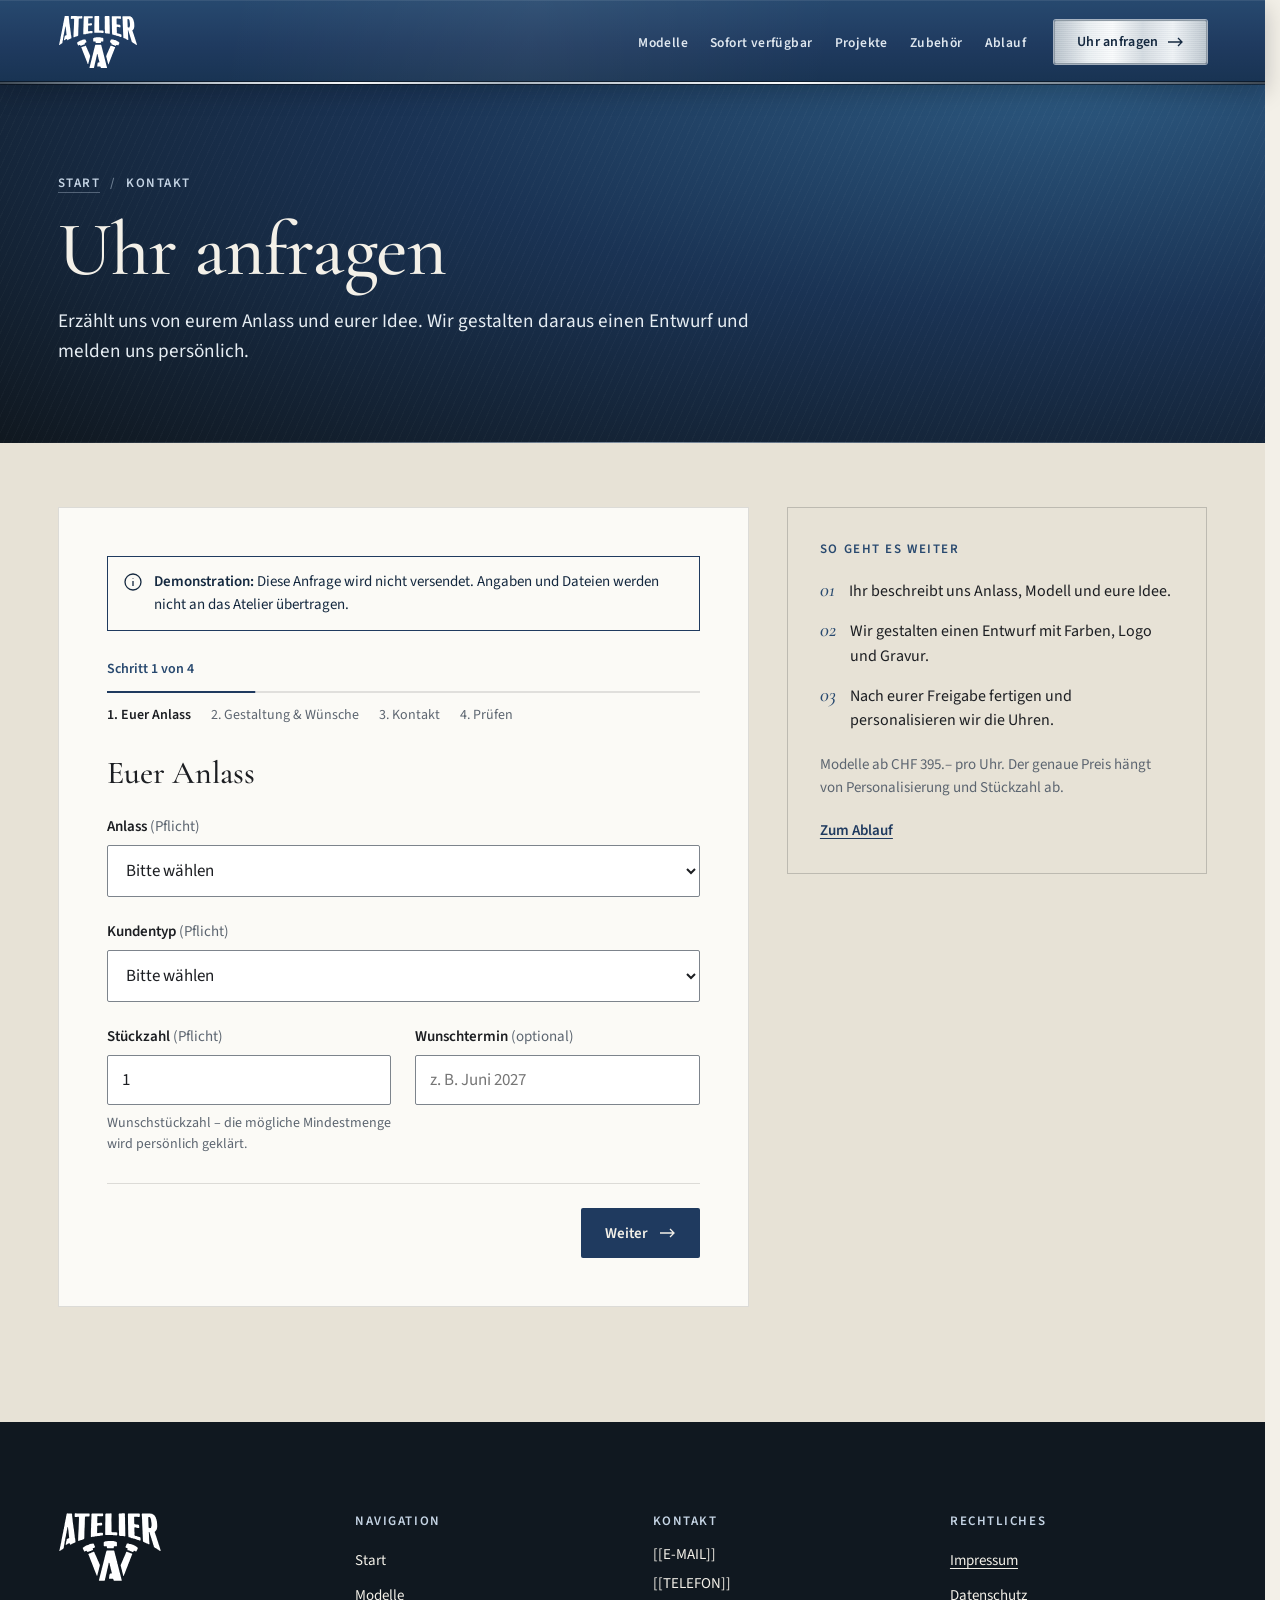
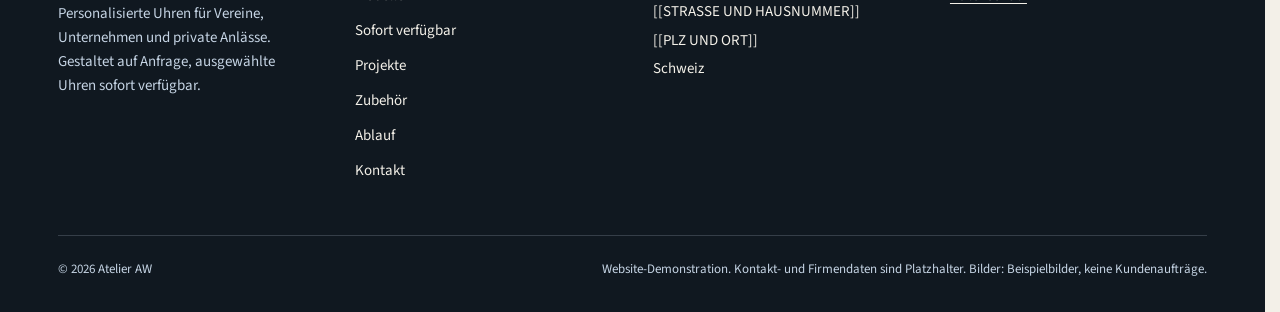
<file: kontakt.html>
<!DOCTYPE html>
<html lang="de-CH" class="no-js">
<head>
<meta charset="utf-8">
<meta name="viewport" content="width=device-width, initial-scale=1">
<title>Kontakt und Anfrage – Atelier AW</title>
<meta name="description" content="Erzählt uns von eurem Anlass: Anfrage für eine personalisierte Uhr, eine Reservation, das Tourbillon-Projekt oder Zubehör.">
<meta name="robots" content="noindex, nofollow">
<meta name="theme-color" content="#1f3a5f">
<meta property="og:type" content="website">
<meta property="og:title" content="Kontakt und Anfrage – Atelier AW">
<meta property="og:description" content="Erzählt uns von eurem Anlass: Anfrage für eine personalisierte Uhr, eine Reservation, das Tourbillon-Projekt oder Zubehör.">
<meta property="og:image" content="assets/img/modelle/classico-eisblau.webp">
<link rel="icon" href="assets/icons/favicon.svg" type="image/svg+xml">
<link rel="icon" href="assets/icons/favicon-32.png" type="image/png" sizes="32x32">
<link rel="apple-touch-icon" href="assets/icons/apple-touch-icon.png">
<script>
document.documentElement.className = 'js';
if (location.protocol !== 'file:') {
  ['source-sans-3-latin-400-normal', 'source-sans-3-latin-600-normal', 'cormorant-garamond-latin-500-normal', 'cormorant-garamond-latin-500-italic'].forEach(function (f) {
    var l = document.createElement('link'); l.rel = 'preload'; l.as = 'font'; l.type = 'font/woff2';
    l.crossOrigin = 'anonymous'; l.href = 'assets/fonts/' + f + '.woff2'; document.head.appendChild(l);
  });
}
</script>
<link rel="stylesheet" href="assets/css/styles.css">
<link rel="stylesheet" href="assets/css/sections.css">
<link rel="stylesheet" href="assets/css/site.css">
</head>
<body>
<a href="#inhalt" style="position:fixed;left:16px;top:-80px;z-index:100;background:#f3f0e8;color:#14283f;padding:12px 16px;font-weight:600;transition:top 160ms" data-fc="0">Zum Inhalt</a>

<header class="hd" data-dark="">
  <div class="hd-in">
    <a class="brand" href="index.html" aria-label="Atelier AW – zur Startseite">
      <img src="assets/logo/atelier-w-logo-white.svg" alt="Atelier AW" width="80" height="54">
    </a>
    <nav class="nav-wide hd-nav" aria-label="Hauptnavigation">
      <ul class="hd-links"><li><a href="modelle.html">Modelle<span class="nav-line" aria-hidden="true"></span></a></li><li><a href="sofort-verfuegbar.html">Sofort verfügbar<span class="nav-line" aria-hidden="true"></span></a></li><li><a href="projekte.html">Projekte<span class="nav-line" aria-hidden="true"></span></a></li><li><a href="zubehoer.html">Zubehör<span class="nav-line" aria-hidden="true"></span></a></li><li><a href="ablauf.html">Ablauf<span class="nav-line" aria-hidden="true"></span></a></li></ul>
      <a class="hd-cta" href="kontakt.html" aria-current="page"><span>Uhr anfragen</span><svg width="16" height="10" viewBox="0 0 16 10" fill="none" stroke="currentColor" stroke-width="1.3" aria-hidden="true"><path d="M0 5h14M10 1l4 4-4 4"></path></svg></a>
    </nav>
    <button class="nav-narrow hd-menu" type="button" id="menu-btn" aria-expanded="false" aria-controls="aw-menu">
      <span id="menu-label">Menü</span>
      <svg width="22" height="14" viewBox="0 0 22 14" fill="none" stroke="currentColor" stroke-width="1.3" aria-hidden="true"><path id="menu-icon" d="M0 2h22M0 7h22M0 12h22"></path></svg>
    </button>
  </div>
  <span class="hd-edge" aria-hidden="true"></span>
  <div id="aw-menu" hidden style="position:fixed;top:var(--hd);left:0;right:0;bottom:0;background:#14283f;overflow-y:auto;overscroll-behavior:contain;padding:32px clamp(20px,4.5vw,64px) calc(32px + env(safe-area-inset-bottom))">
    <nav aria-label="Mobile Navigation">
      <ul style="list-style:none;margin:0;padding:0;display:flex;flex-direction:column">
          <li style="border-bottom:1px solid rgba(197,212,228,0.18)"><a href="index.html" style="display:flex;justify-content:space-between;align-items:center;padding:18px 0;color:#f3f0e8;text-decoration:none;font-family:'Cormorant Garamond',Palatino,Georgia,serif;font-size:30px;font-weight:500">Start<svg width="16" height="10" viewBox="0 0 16 10" fill="none" stroke="currentColor" stroke-width="1.3" aria-hidden="true"><path d="M0 5h14M10 1l4 4-4 4"></path></svg></a></li><li style="border-bottom:1px solid rgba(197,212,228,0.18)"><a href="modelle.html" style="display:flex;justify-content:space-between;align-items:center;padding:18px 0;color:#f3f0e8;text-decoration:none;font-family:'Cormorant Garamond',Palatino,Georgia,serif;font-size:30px;font-weight:500">Modelle<svg width="16" height="10" viewBox="0 0 16 10" fill="none" stroke="currentColor" stroke-width="1.3" aria-hidden="true"><path d="M0 5h14M10 1l4 4-4 4"></path></svg></a></li><li style="border-bottom:1px solid rgba(197,212,228,0.18)"><a href="sofort-verfuegbar.html" style="display:flex;justify-content:space-between;align-items:center;padding:18px 0;color:#f3f0e8;text-decoration:none;font-family:'Cormorant Garamond',Palatino,Georgia,serif;font-size:30px;font-weight:500">Sofort verfügbar<svg width="16" height="10" viewBox="0 0 16 10" fill="none" stroke="currentColor" stroke-width="1.3" aria-hidden="true"><path d="M0 5h14M10 1l4 4-4 4"></path></svg></a></li><li style="border-bottom:1px solid rgba(197,212,228,0.18)"><a href="projekte.html" style="display:flex;justify-content:space-between;align-items:center;padding:18px 0;color:#f3f0e8;text-decoration:none;font-family:'Cormorant Garamond',Palatino,Georgia,serif;font-size:30px;font-weight:500">Projekte<svg width="16" height="10" viewBox="0 0 16 10" fill="none" stroke="currentColor" stroke-width="1.3" aria-hidden="true"><path d="M0 5h14M10 1l4 4-4 4"></path></svg></a></li><li style="border-bottom:1px solid rgba(197,212,228,0.18)"><a href="zubehoer.html" style="display:flex;justify-content:space-between;align-items:center;padding:18px 0;color:#f3f0e8;text-decoration:none;font-family:'Cormorant Garamond',Palatino,Georgia,serif;font-size:30px;font-weight:500">Zubehör<svg width="16" height="10" viewBox="0 0 16 10" fill="none" stroke="currentColor" stroke-width="1.3" aria-hidden="true"><path d="M0 5h14M10 1l4 4-4 4"></path></svg></a></li><li style="border-bottom:1px solid rgba(197,212,228,0.18)"><a href="ablauf.html" style="display:flex;justify-content:space-between;align-items:center;padding:18px 0;color:#f3f0e8;text-decoration:none;font-family:'Cormorant Garamond',Palatino,Georgia,serif;font-size:30px;font-weight:500">Ablauf<svg width="16" height="10" viewBox="0 0 16 10" fill="none" stroke="currentColor" stroke-width="1.3" aria-hidden="true"><path d="M0 5h14M10 1l4 4-4 4"></path></svg></a></li><li style="border-bottom:1px solid rgba(197,212,228,0.18)"><a href="kontakt.html" aria-current="page" style="display:flex;justify-content:space-between;align-items:center;padding:18px 0;color:#f3f0e8;text-decoration:none;font-family:'Cormorant Garamond',Palatino,Georgia,serif;font-size:30px;font-weight:500">Kontakt<svg width="16" height="10" viewBox="0 0 16 10" fill="none" stroke="currentColor" stroke-width="1.3" aria-hidden="true"><path d="M0 5h14M10 1l4 4-4 4"></path></svg></a></li>
        </ul>
      <a href="kontakt.html" style="margin-top:32px;display:flex;justify-content:center;align-items:center;min-height:52px;background:#f3f0e8;color:#14283f;text-decoration:none;font-weight:600;font-size:16px;border-radius:2px">Uhr anfragen</a>
    </nav>
  </div>
</header>

<main id="aw-main">
<section id="inhalt" tabindex="-1" class="ph" data-dark="" aria-labelledby="ph-h">
  <div class="ph-in">
    <nav class="ph-crumb" aria-label="Brotkrumen"><a href="index.html">Start</a><span aria-hidden="true">/</span><span>Kontakt</span></nav>
    <h1 id="ph-h" class="ph-h">Uhr anfragen</h1>
    <p class="ph-lead">Erzählt uns von eurem Anlass und eurer Idee. Wir gestalten daraus einen Entwurf und melden uns persönlich.</p>
  </div>
  <span class="ph-line" aria-hidden="true"></span>
</section>

<section id="anfrage" aria-labelledby="anfrage-h" style="scroll-margin-top:var(--hd);background:#e7e2d6">
  <div style="max-width:1280px;margin:0 auto;padding:clamp(64px,9vw,136px) clamp(20px,4.5vw,64px);display:flex;flex-direction:column;gap:clamp(32px,4vw,56px)">
    <div style="display:flex;flex-wrap:wrap;gap:24px 64px;align-items:end">
      <div style="flex:1 1 420px;min-width:0">
        <p style="margin:0 0 16px;font-size:13px;font-weight:600;letter-spacing:0.12em;text-transform:uppercase;color:#28496f">Anfrage</p>
        <h2 id="anfrage-h" tabindex="-1" style="margin:0;font-family:'Cormorant Garamond',Palatino,Georgia,serif;font-weight:500;font-size:clamp(2.25rem,4.6vw,4.4rem);line-height:1.06;outline:none">Uhr anfragen</h2>
      </div>
      <p style="flex:1 1 360px;min-width:0;margin:0;font-size:18px;line-height:1.55;color:#5c6570;max-width:32em;text-wrap:pretty">Erzählt uns vom Anlass, vom gewünschten Modell und von dem Zeichen, das euch wichtig ist. Den Entwurf gestalten wir gemeinsam mit euch.</p>
    </div>

    <div style="display:flex;flex-wrap:wrap;align-items:flex-start;gap:clamp(24px,3vw,40px)">
      <div style="flex:7 1 480px;min-width:0;background:#fbfaf6;border:1px solid rgba(28,30,34,0.14);padding:clamp(24px,4vw,48px);display:flex;flex-direction:column;gap:28px">
        <p role="note" style="margin:0;padding:14px 16px;border:1px solid #1f3a5f;font-size:15px;line-height:1.5;color:#14283f;display:flex;gap:12px;align-items:flex-start"><svg aria-hidden="true" width="18" height="18" viewBox="0 0 18 18" fill="none" stroke="currentColor" stroke-width="1.3" style="flex:none;margin-top:2px"><circle cx="9" cy="9" r="8"></circle><path d="M9 8v5M9 5v.5"></path></svg><span><strong style="font-weight:600">Demonstration:</strong> Diese Anfrage wird nicht versendet. Angaben und Dateien werden nicht an das Atelier übertragen.</span></p>

        <div data-if="notDone" style="display:contents">
          <form id="aw-form" novalidate aria-labelledby="step-h-1" style="display:flex;flex-direction:column;gap:28px">
            <div style="display:flex;flex-direction:column;gap:12px">
              <p style="margin:0;font-size:14px;font-weight:600;color:#28496f;font-variant-numeric:tabular-nums"><span data-t="stepOf">Schritt 1 von 4</span></p>
              <div aria-hidden="true" style="height:2px;background:rgba(28,30,34,0.12);position:relative;overflow:hidden"><span id="progress-bar" style="position:absolute;inset:0;background:#1f3a5f;transform-origin:left;transform:scaleX(0.25);transition:transform 500ms cubic-bezier(0.22,1,0.36,1)"></span></div>
              <ol style="list-style:none;margin:0;padding:0;display:flex;flex-wrap:wrap;gap:6px 20px">
                <li class="step-li" data-stepnum="1" aria-current="step" style="font-size:14px">1. Euer Anlass</li>
                <li class="step-li" data-stepnum="2" style="font-size:14px">2. Gestaltung &amp; Wünsche</li>
                <li class="step-li" data-stepnum="3" style="font-size:14px">3. Kontakt</li>
                <li class="step-li" data-stepnum="4" style="font-size:14px">4. Prüfen</li>
              </ol>
            </div>

            <div data-if="showErrSummary" style="display:contents" hidden>
              <div id="err-summary" tabindex="-1" role="alert" style="padding:14px 16px;border:1px solid #a13a2a;border-left-width:1px;color:#a13a2a;font-size:15px;font-weight:600">Bitte die markierten Felder prüfen.</div>
            </div>

            <div data-step="1" style="display:flex;flex-direction:column;gap:24px">
              <h3 id="step-h-1" tabindex="-1" style="margin:0;font-family:'Cormorant Garamond',Palatino,Georgia,serif;font-weight:500;font-size:clamp(1.65rem,2.5vw,2.25rem);outline:none">Euer Anlass</h3>
              <div style="display:flex;flex-direction:column;gap:8px">
                <label for="f-anlass" style="font-size:15px;font-weight:600">Anlass <span style="font-weight:400;color:#5c6570">(Pflicht)</span></label>
                <select id="f-anlass" aria-invalid="false" aria-required="true" style="width:100%;min-height:50px;padding:12px 14px;font:400 17px 'Source Sans 3',sans-serif;color:#1c1e22;background:#ffffff;border:1px solid #7d848c;border-radius:2px">
                  <option value="">Bitte wählen</option>
                  <option>Vereinsjubiläum</option><option>Meisterschaft oder Saison</option><option>Firmenjubiläum</option><option>Mitarbeitergeschenk</option><option>Kundengeschenk</option><option>Hochzeit</option><option>Geburt</option><option>Persönliches Jubiläum</option><option>Anderer Anlass</option>
                <optgroup label="Weitere Anliegen"><option>Lageruhr reservieren</option><option>Projekt Tourbillon (Interesse)</option><option>Zubehör</option></optgroup></select>
                <div data-if="er.anlass" style="display:contents" hidden><p id="e-anlass" style="margin:0;font-size:14px;font-weight:600;color:#a13a2a">Fehler: <span data-t="er.anlass"></span></p></div>
              </div>
              <div style="display:flex;flex-direction:column;gap:8px">
                <label for="f-kundentyp" style="font-size:15px;font-weight:600">Kundentyp <span style="font-weight:400;color:#5c6570">(Pflicht)</span></label>
                <select id="f-kundentyp" aria-invalid="false" aria-required="true" style="width:100%;min-height:50px;padding:12px 14px;font:400 17px 'Source Sans 3',sans-serif;color:#1c1e22;background:#ffffff;border:1px solid #7d848c;border-radius:2px">
                  <option value="">Bitte wählen</option>
                  <option>Verein oder Club</option><option>Unternehmen</option><option>Privatperson</option>
                </select>
                <div data-if="er.kundentyp" style="display:contents" hidden><p id="e-kundentyp" style="margin:0;font-size:14px;font-weight:600;color:#a13a2a">Fehler: <span data-t="er.kundentyp"></span></p></div>
              </div>
              <div style="display:flex;flex-wrap:wrap;gap:24px">
                <div style="flex:1 1 200px;min-width:0;display:flex;flex-direction:column;gap:8px">
                  <label for="f-stueck" style="font-size:15px;font-weight:600">Stückzahl <span style="font-weight:400;color:#5c6570">(Pflicht)</span></label>
                  <input id="f-stueck" type="number" inputmode="numeric" min="1" max="9999" step="1" value="1" aria-invalid="false" aria-describedby="h-stueck" aria-required="true" style="width:100%;min-height:50px;padding:12px 14px;font:400 17px 'Source Sans 3',sans-serif;color:#1c1e22;background:#ffffff;border:1px solid #7d848c;border-radius:2px;font-variant-numeric:tabular-nums">
                  <p id="h-stueck" style="margin:0;font-size:14px;line-height:1.5;color:#5c6570">Wunschstückzahl – die mögliche Mindestmenge wird persönlich geklärt.</p>
                  <div data-if="er.stueck" style="display:contents" hidden><p id="e-stueck" style="margin:0;font-size:14px;font-weight:600;color:#a13a2a">Fehler: <span data-t="er.stueck"></span></p></div>
                </div>
                <div style="flex:1 1 200px;min-width:0;display:flex;flex-direction:column;gap:8px">
                  <label for="f-termin" style="font-size:15px;font-weight:600">Wunschtermin <span style="font-weight:400;color:#5c6570">(optional)</span></label>
                  <input id="f-termin" type="text" maxlength="80" placeholder="z. B. Juni 2027" style="width:100%;min-height:50px;padding:12px 14px;font:400 17px 'Source Sans 3',sans-serif;color:#1c1e22;background:#ffffff;border:1px solid #7d848c;border-radius:2px">
                </div>
              </div>
            </div>

            <div data-step="2" hidden style="display:flex;flex-direction:column;gap:24px">
              <h3 id="step-h-2" tabindex="-1" style="margin:0;font-family:'Cormorant Garamond',Palatino,Georgia,serif;font-weight:500;font-size:clamp(1.65rem,2.5vw,2.25rem);outline:none">Gestaltung &amp; Wünsche</h3>
              <div style="display:flex;flex-direction:column;gap:8px">
                <label for="f-modell" style="font-size:15px;font-weight:600">Modell <span style="font-weight:400;color:#5c6570">(optional)</span></label>
                <select id="f-modell" style="width:100%;min-height:50px;padding:12px 14px;font:400 17px 'Source Sans 3',sans-serif;color:#1c1e22;background:#ffffff;border:1px solid #7d848c;border-radius:2px">
                  <option value="">Noch offen</option><option>Classico Titanio</option><option>W-Sport</option><option>Personalisiert (eigenes Logo)</option>
                </select>
                <p style="margin:0;font-size:14px;line-height:1.5;color:#5c6570">Alle Modelle ab CHF 395.–, farbiger Rotor +CHF 35.–. <a href="modelle.html">Modelle ansehen</a></p>
              </div>
              <div style="display:flex;flex-direction:column;gap:10px">
                <span id="l-logo" style="font-size:15px;font-weight:600">Logo-Datei <span style="font-weight:400;color:#5c6570">(optional)</span></span>
                <input id="f-logo-input" type="file" accept=".svg,.pdf,.png,image/svg+xml,application/pdf,image/png" tabindex="-1" aria-hidden="true" style="display:none">
                <div style="display:flex;flex-wrap:wrap;align-items:center;gap:12px 16px">
                  <button type="button" id="f-logo" aria-labelledby="l-logo f-logo" aria-describedby="h-logo f-logo-status" style="min-height:48px;padding:0 18px;background:transparent;border:1px solid #1f3a5f;color:#1f3a5f;border-radius:2px;font:600 15px 'Source Sans 3',sans-serif;cursor:pointer" data-hv="5">Datei wählen</button>
                  <span id="f-logo-status" style="font-size:15px;min-width:0;overflow-wrap:anywhere"><span data-t="fileStatus">Keine Datei gewählt</span></span>
                  <div data-if="hasFile" style="display:contents" hidden>
                    <button type="button" id="f-logo-remove" style="min-height:44px;padding:0 6px;background:none;border:0;color:#5c6570;font:600 14px 'Source Sans 3',sans-serif;text-decoration:underline;text-underline-offset:3px;cursor:pointer">Datei entfernen</button>
                  </div>
                </div>
                <p id="h-logo" style="margin:0;font-size:14px;line-height:1.5;color:#5c6570">SVG, PDF oder PNG, bis 10 MB (Demo-Grenze). In dieser Demo wird nur der Dateiname angezeigt. Die Datei wird nicht gelesen und nicht übertragen. Die Platzierung eures Logos erfolgt im persönlichen Entwurf.</p>
                <div data-if="fileErr" style="display:contents" hidden><p id="f-logo-err" role="alert" style="margin:0;font-size:14px;font-weight:600;color:#a13a2a">Fehler: <span data-t="fileErr"></span></p></div>
              </div>
              <div style="display:flex;flex-direction:column;gap:8px">
                <div style="display:flex;justify-content:space-between;gap:12px;align-items:baseline">
                  <label for="f-nachricht" style="font-size:15px;font-weight:600">Nachricht <span style="font-weight:400;color:#5c6570">(optional)</span></label>
                  <span aria-hidden="true" style="font-size:13px;color:#5c6570;font-variant-numeric:tabular-nums"><span data-t="msgCount">0 / 2000</span></span>
                </div>
                <textarea id="f-nachricht" rows="5" maxlength="2000" placeholder="Anlass, Wunsch zur Gravur, Fragen zur Serie." style="width:100%;padding:12px 14px;font:400 17px/1.5 'Source Sans 3',sans-serif;color:#1c1e22;background:#ffffff;border:1px solid #7d848c;border-radius:2px;resize:vertical"></textarea>
              </div>
            </div>

            <div data-step="3" hidden style="display:flex;flex-direction:column;gap:24px">
              <h3 id="step-h-3" tabindex="-1" style="margin:0;font-family:'Cormorant Garamond',Palatino,Georgia,serif;font-weight:500;font-size:clamp(1.65rem,2.5vw,2.25rem);outline:none">Kontakt</h3>
              <div style="display:flex;flex-direction:column;gap:8px">
                <label for="f-name" style="font-size:15px;font-weight:600">Name <span style="font-weight:400;color:#5c6570">(Pflicht)</span></label>
                <input id="f-name" type="text" maxlength="80" autocomplete="name" aria-invalid="false" aria-required="true" style="width:100%;min-height:50px;padding:12px 14px;font:400 17px 'Source Sans 3',sans-serif;color:#1c1e22;background:#ffffff;border:1px solid #7d848c;border-radius:2px">
                <div data-if="er.name" style="display:contents" hidden><p id="e-name" style="margin:0;font-size:14px;font-weight:600;color:#a13a2a">Fehler: <span data-t="er.name"></span></p></div>
              </div>
              <div style="display:flex;flex-direction:column;gap:8px">
                <label for="f-email" style="font-size:15px;font-weight:600">E-Mail <span style="font-weight:400;color:#5c6570">(Pflicht)</span></label>
                <input id="f-email" type="email" maxlength="120" autocomplete="email" aria-invalid="false" aria-required="true" style="width:100%;min-height:50px;padding:12px 14px;font:400 17px 'Source Sans 3',sans-serif;color:#1c1e22;background:#ffffff;border:1px solid #7d848c;border-radius:2px">
                <div data-if="er.email" style="display:contents" hidden><p id="e-email" style="margin:0;font-size:14px;font-weight:600;color:#a13a2a">Fehler: <span data-t="er.email"></span></p></div>
              </div>
              <div style="display:flex;flex-direction:column;gap:8px">
                <label for="f-tel" style="font-size:15px;font-weight:600">Telefon <span style="font-weight:400;color:#5c6570">(optional)</span></label>
                <input id="f-tel" type="tel" maxlength="40" autocomplete="tel" style="width:100%;min-height:50px;padding:12px 14px;font:400 17px 'Source Sans 3',sans-serif;color:#1c1e22;background:#ffffff;border:1px solid #7d848c;border-radius:2px">
              </div>
              <p style="margin:0;font-size:15px;line-height:1.5;color:#5c6570">Diese Demo sendet keine Daten. Weitere Informationen findet ihr unter <a href="datenschutz.html" target="_blank" rel="noopener" style="font-weight:600">Datenschutz<span style="position:absolute;width:1px;height:1px;overflow:hidden;clip:rect(0 0 0 0);white-space:nowrap"> (öffnet in neuem Fenster, eure Angaben bleiben erhalten)</span></a>.</p>
            </div>

            <div data-step="4" hidden style="display:flex;flex-direction:column;gap:24px">
              <h3 id="step-h-4" tabindex="-1" style="margin:0;font-family:'Cormorant Garamond',Palatino,Georgia,serif;font-weight:500;font-size:clamp(1.65rem,2.5vw,2.25rem);outline:none">Prüfen</h3>
              <div data-review="step" style="display:contents"></div>
            </div>

            <div style="display:flex;flex-wrap:wrap;justify-content:space-between;gap:12px;border-top:1px solid rgba(28,30,34,0.14);padding-top:24px">
              <div data-if="canBack" style="display:contents" hidden>
                <button type="button" id="btn-back" style="display:inline-flex;align-items:center;gap:10px;min-height:50px;padding:0 20px;background:transparent;border:1px solid #7d848c;color:#1c1e22;border-radius:2px;font:600 15px 'Source Sans 3',sans-serif;cursor:pointer" data-hv="4"><svg width="16" height="10" viewBox="0 0 16 10" fill="none" stroke="currentColor" stroke-width="1.3" aria-hidden="true"><path d="M16 5H2M6 1L2 5l4 4"></path></svg>Zurück</button>
              </div>
              <span></span>
              <div data-if="notLast" style="display:contents">
                <button type="button" id="btn-next" style="display:inline-flex;align-items:center;gap:12px;min-height:50px;padding:0 24px;background:#1f3a5f;color:#f3f0e8;border:0;border-radius:2px;font:600 15px 'Source Sans 3',sans-serif;cursor:pointer;transition:background 200ms,gap 200ms" data-hv="6">Weiter<svg width="16" height="10" viewBox="0 0 16 10" fill="none" stroke="currentColor" stroke-width="1.3" aria-hidden="true"><path d="M0 5h14M10 1l4 4-4 4"></path></svg></button>
              </div>
              <div data-if="isLast" style="display:contents" hidden>
                <button type="button" id="btn-finish" style="display:inline-flex;align-items:center;gap:12px;min-height:50px;padding:0 24px;background:#1f3a5f;color:#f3f0e8;border:0;border-radius:2px;font:600 15px 'Source Sans 3',sans-serif;cursor:pointer" data-hv="10">Demo-Anfrage abschliessen</button>
              </div>
            </div>
          </form>
        </div>

        <div data-if="done" style="display:contents" hidden>
          <div style="display:flex;flex-direction:column;gap:20px">
            <h3 id="done-h" tabindex="-1" style="margin:0;font-family:'Cormorant Garamond',Palatino,Georgia,serif;font-weight:500;font-size:clamp(1.9rem,3vw,2.6rem);line-height:1.1;outline:none">Eure Gestaltung ist zusammengestellt</h3>
            <p style="margin:0;font-size:17px;line-height:1.6;color:#1c1e22;max-width:38em">Die Angaben stehen nur in diesem Fenster. Es wurde keine E-Mail gesendet und nichts dauerhaft gespeichert. Auf der echten Website würde hier die Übermittlung an das Atelier folgen.</p>
            <div data-review="done" style="display:contents"></div>
            <button type="button" id="btn-edit-all" style="align-self:flex-start;min-height:50px;padding:0 20px;background:transparent;border:1px solid #1f3a5f;color:#1f3a5f;border-radius:2px;font:600 15px 'Source Sans 3',sans-serif;cursor:pointer" data-hv="5">Angaben bearbeiten</button>
          </div>
        </div>
        <p id="form-live" aria-live="polite" style="position:absolute;width:1px;height:1px;overflow:hidden;clip:rect(0 0 0 0);white-space:nowrap"><span data-t="formLive"></span></p>
      </div>

      <aside class="cfg-aside" aria-label="So geht es weiter" style="flex:4 1 300px;min-width:0;border:1px solid rgba(28,30,34,0.2);padding:clamp(24px,3vw,32px);display:flex;flex-direction:column;gap:20px">
        <p style="margin:0;font-size:13px;font-weight:600;letter-spacing:0.12em;text-transform:uppercase;color:#28496f">So geht es weiter</p>
        <ol style="list-style:none;margin:0;padding:0;display:flex;flex-direction:column;gap:14px"><li style="display:flex;gap:14px;align-items:baseline"><span style="font-family:'Cormorant Garamond',Palatino,Georgia,serif;font-style:italic;font-size:20px;color:#28496f">01</span><span style="font-size:16px;line-height:1.55;color:#1c1e22">Ihr beschreibt uns Anlass, Modell und eure Idee.</span></li><li style="display:flex;gap:14px;align-items:baseline"><span style="font-family:'Cormorant Garamond',Palatino,Georgia,serif;font-style:italic;font-size:20px;color:#28496f">02</span><span style="font-size:16px;line-height:1.55;color:#1c1e22">Wir gestalten einen Entwurf mit Farben, Logo und Gravur.</span></li><li style="display:flex;gap:14px;align-items:baseline"><span style="font-family:'Cormorant Garamond',Palatino,Georgia,serif;font-style:italic;font-size:20px;color:#28496f">03</span><span style="font-size:16px;line-height:1.55;color:#1c1e22">Nach eurer Freigabe fertigen und personalisieren wir die Uhren.</span></li></ol>
        <p style="margin:0;font-size:15px;line-height:1.55;color:#5c6570">Modelle ab CHF 395.– pro Uhr. Der genaue Preis hängt von Personalisierung und Stückzahl ab.</p>
        <a href="ablauf.html" style="align-self:flex-start;font-weight:600;font-size:15px">Zum Ablauf</a>
      </aside>
    </div>
  </div>
</section>
</main>

<footer id="aw-footer" data-dark="" style="background:#101820;color:#f3f0e8">
  <div style="max-width:1280px;margin:0 auto;padding:clamp(56px,7vw,96px) clamp(20px,4.5vw,64px) calc(32px + env(safe-area-inset-bottom));display:flex;flex-direction:column;gap:48px">
    <div style="display:grid;grid-template-columns:repeat(auto-fit,minmax(min(100%,240px),1fr));gap:40px">
      <div style="display:flex;flex-direction:column;gap:20px">
        <img src="assets/logo/atelier-w-logo-white.svg" alt="Atelier AW" width="104" height="70" style="display:block;height:70px;width:auto;align-self:flex-start">
        <p style="margin:0;font-size:15px;line-height:1.6;color:#c5d4e4;max-width:24em">Personalisierte Uhren für Vereine, Unternehmen und private Anlässe. Gestaltet auf Anfrage, ausgewählte Uhren sofort verfügbar.</p>
      </div>
      <nav aria-label="Fusszeile">
        <p style="margin:0 0 14px;font-size:13px;font-weight:600;letter-spacing:0.12em;text-transform:uppercase;color:#c5d4e4">Navigation</p>
        <ul style="list-style:none;margin:0;padding:0;display:flex;flex-direction:column;gap:2px">
          <li><a href="index.html" style="display:inline-block;padding:6px 0;color:#f3f0e8;text-decoration:none;font-size:15px" data-hv="11">Start</a></li>
          <li><a href="modelle.html" style="display:inline-block;padding:6px 0;color:#f3f0e8;text-decoration:none;font-size:15px" data-hv="11">Modelle</a></li>
          <li><a href="sofort-verfuegbar.html" style="display:inline-block;padding:6px 0;color:#f3f0e8;text-decoration:none;font-size:15px" data-hv="11">Sofort verfügbar</a></li>
          <li><a href="projekte.html" style="display:inline-block;padding:6px 0;color:#f3f0e8;text-decoration:none;font-size:15px" data-hv="11">Projekte</a></li>
          <li><a href="zubehoer.html" style="display:inline-block;padding:6px 0;color:#f3f0e8;text-decoration:none;font-size:15px" data-hv="11">Zubehör</a></li>
          <li><a href="ablauf.html" style="display:inline-block;padding:6px 0;color:#f3f0e8;text-decoration:none;font-size:15px" data-hv="11">Ablauf</a></li>
          <li><a href="kontakt.html" style="display:inline-block;padding:6px 0;color:#f3f0e8;text-decoration:none;font-size:15px" data-hv="11">Kontakt</a></li>
        </ul>
      </nav>
      <div>
        <p style="margin:0 0 14px;font-size:13px;font-weight:600;letter-spacing:0.12em;text-transform:uppercase;color:#c5d4e4">Kontakt</p>
        <address style="font-style:normal;display:flex;flex-direction:column;gap:6px;font-size:15px;line-height:1.5;overflow-wrap:anywhere">
          <span>[[E-MAIL]]</span><span>[[TELEFON]]</span><span>[[STRASSE UND HAUSNUMMER]]</span><span>[[PLZ UND ORT]]</span><span>Schweiz</span>
        </address>
      </div>
      <div>
        <p style="margin:0 0 14px;font-size:13px;font-weight:600;letter-spacing:0.12em;text-transform:uppercase;color:#c5d4e4">Rechtliches</p>
        <ul style="list-style:none;margin:0;padding:0;display:flex;flex-direction:column;gap:2px">
          <li><a href="impressum.html" style="display:inline-block;padding:6px 0;color:#f3f0e8;font-size:15px" data-hv="11">Impressum</a></li>
          <li><a href="datenschutz.html" style="display:inline-block;padding:6px 0;color:#f3f0e8;font-size:15px" data-hv="11">Datenschutz</a></li>
        </ul>
      </div>
    </div>
    <div style="border-top:1px solid rgba(197,212,228,0.2);padding-top:24px;display:flex;flex-wrap:wrap;justify-content:space-between;gap:12px;font-size:13px;line-height:1.5;color:#c5d4e4">
      <span>© <span data-year>2026</span> Atelier AW</span>
      <span style="max-width:52em">Website-Demonstration. Kontakt- und Firmendaten sind Platzhalter. Bilder: Beispielbilder, keine Kundenaufträge.</span>
    </div>
  </div>
</footer>
<script src="assets/js/app.js" defer></script>
</body>
</html>
</file>
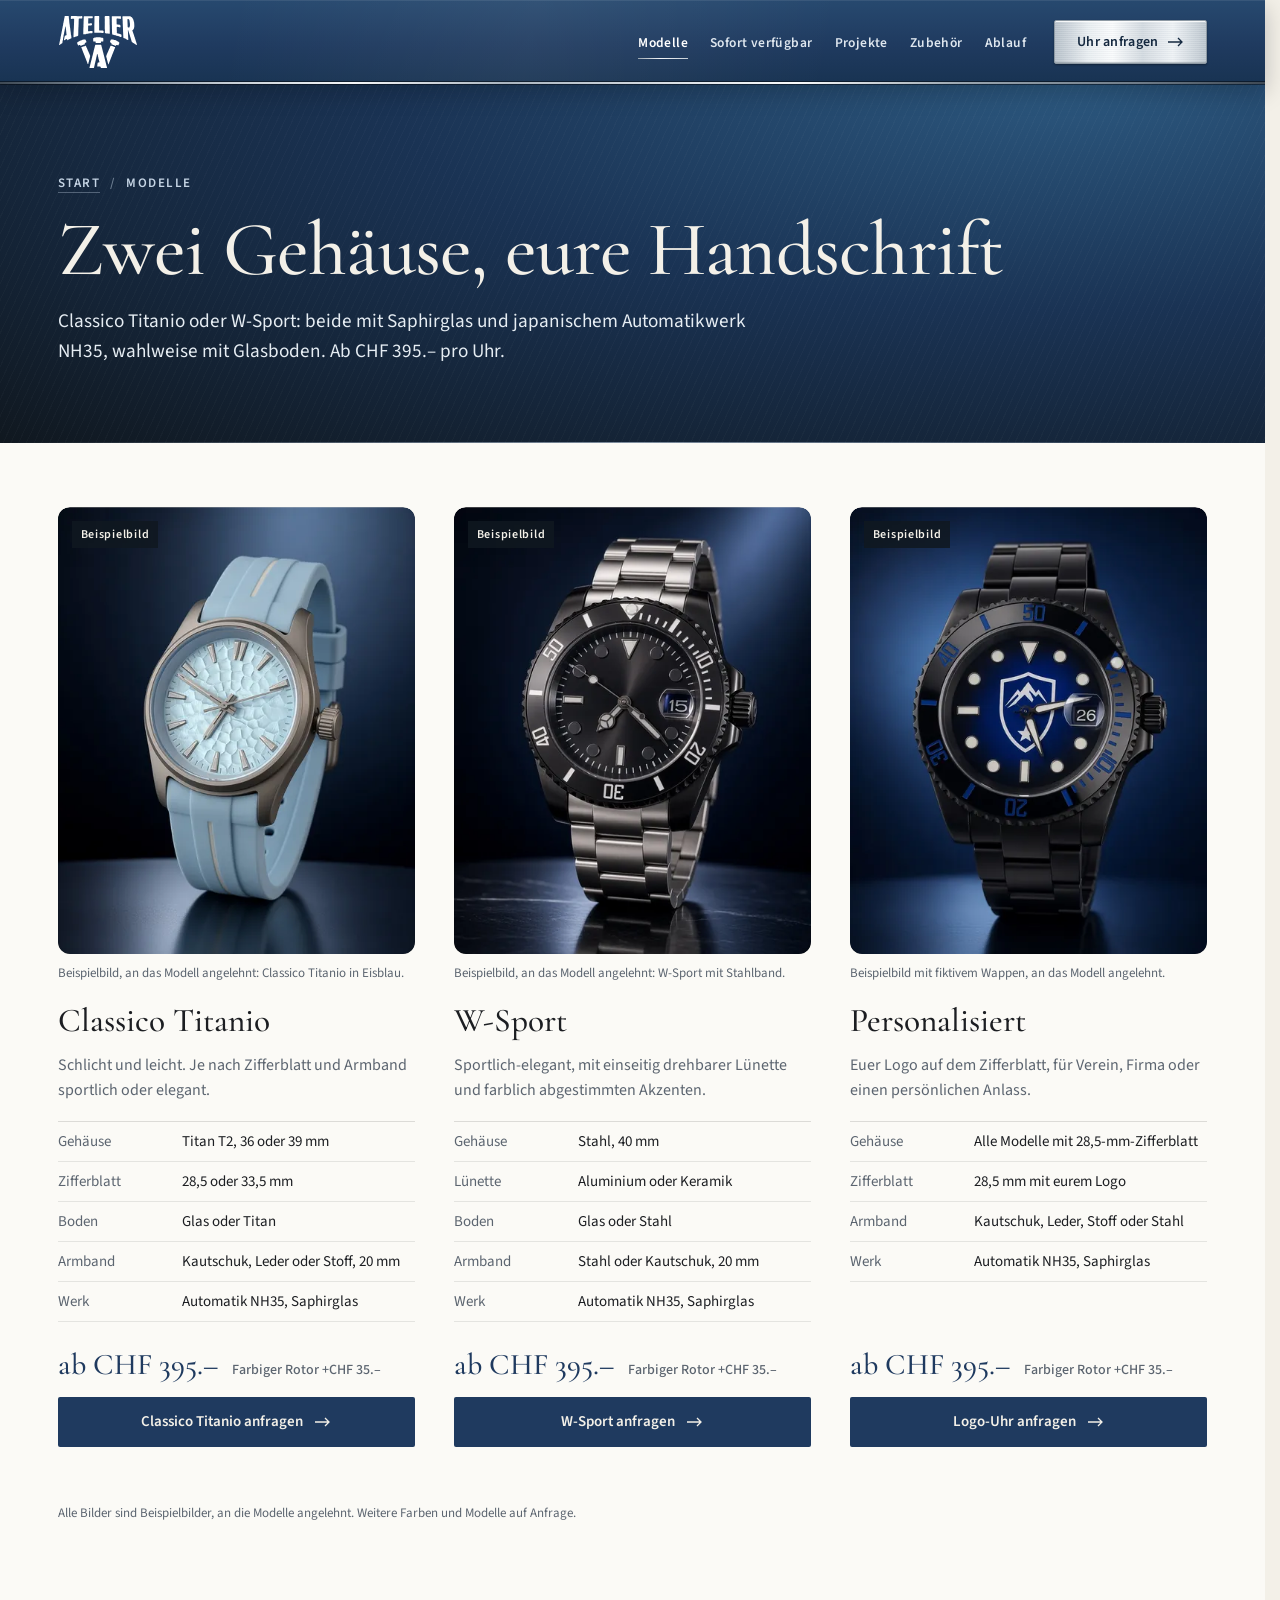
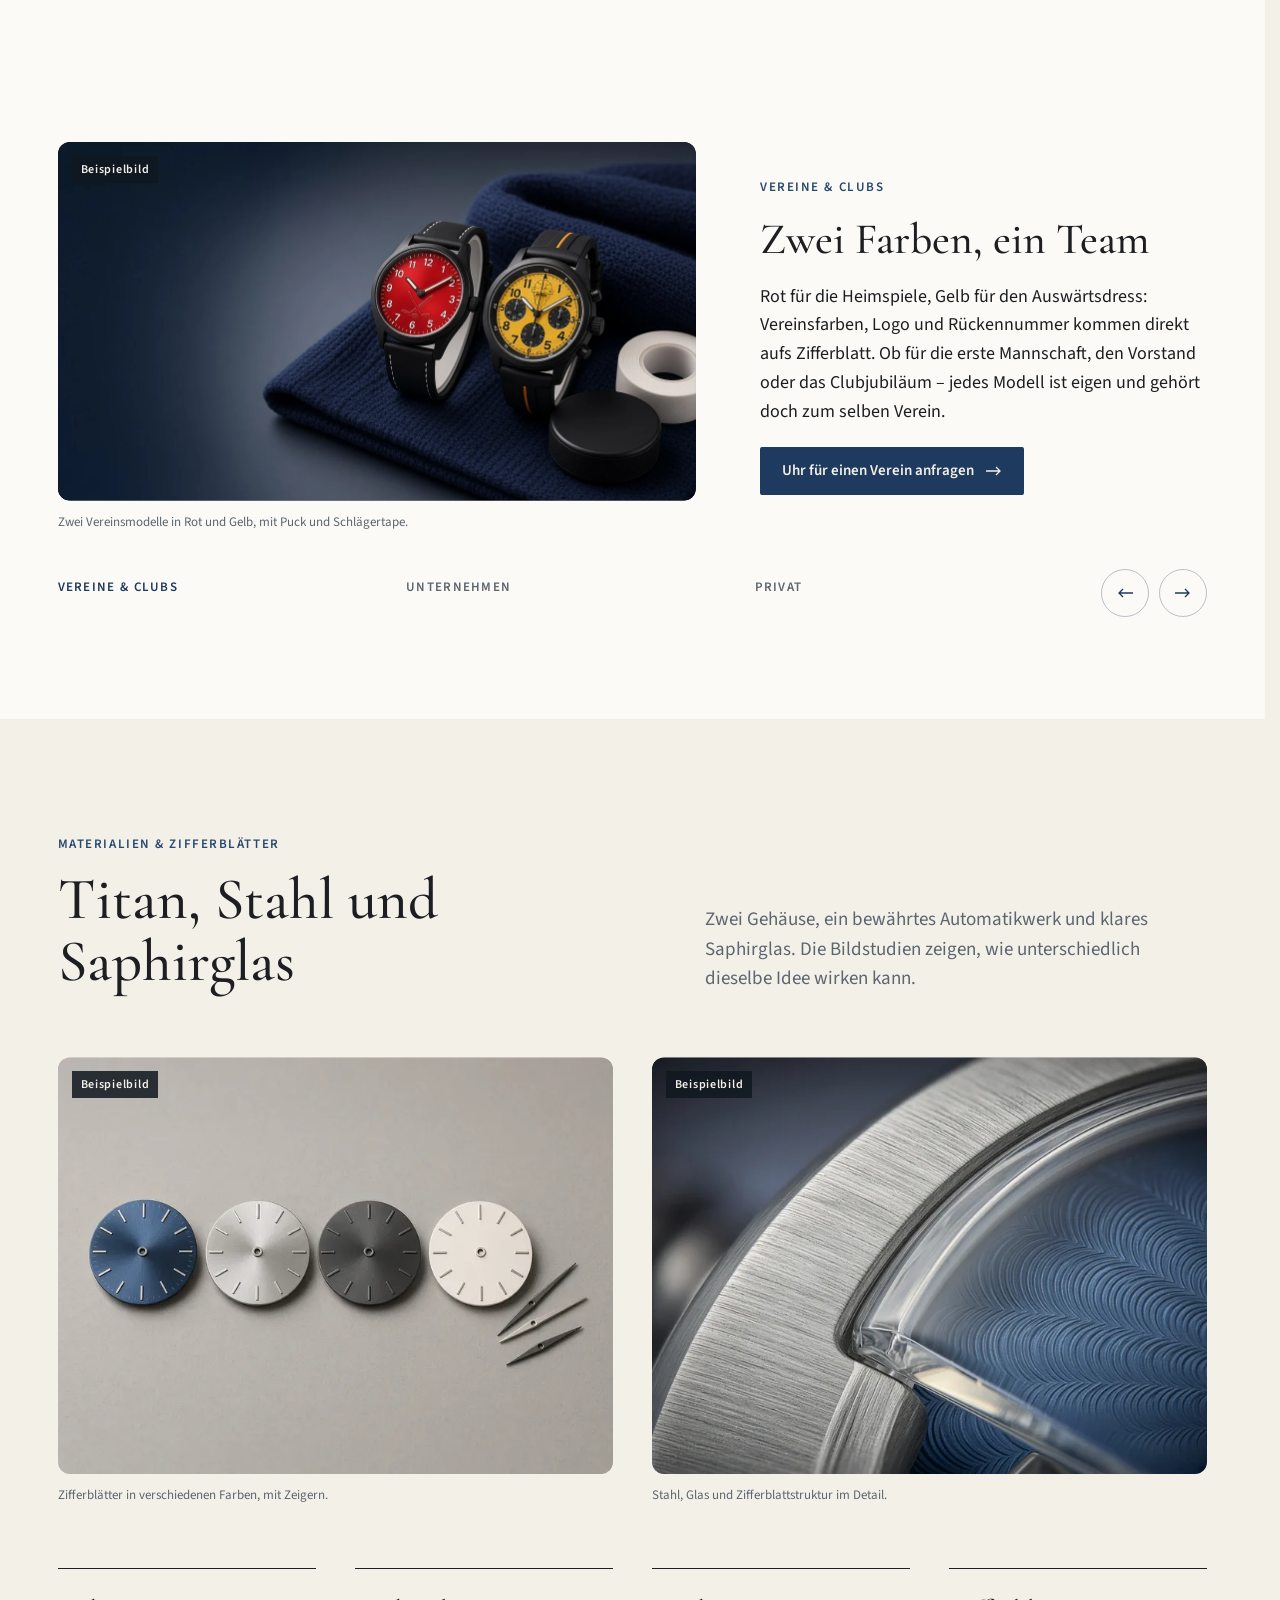
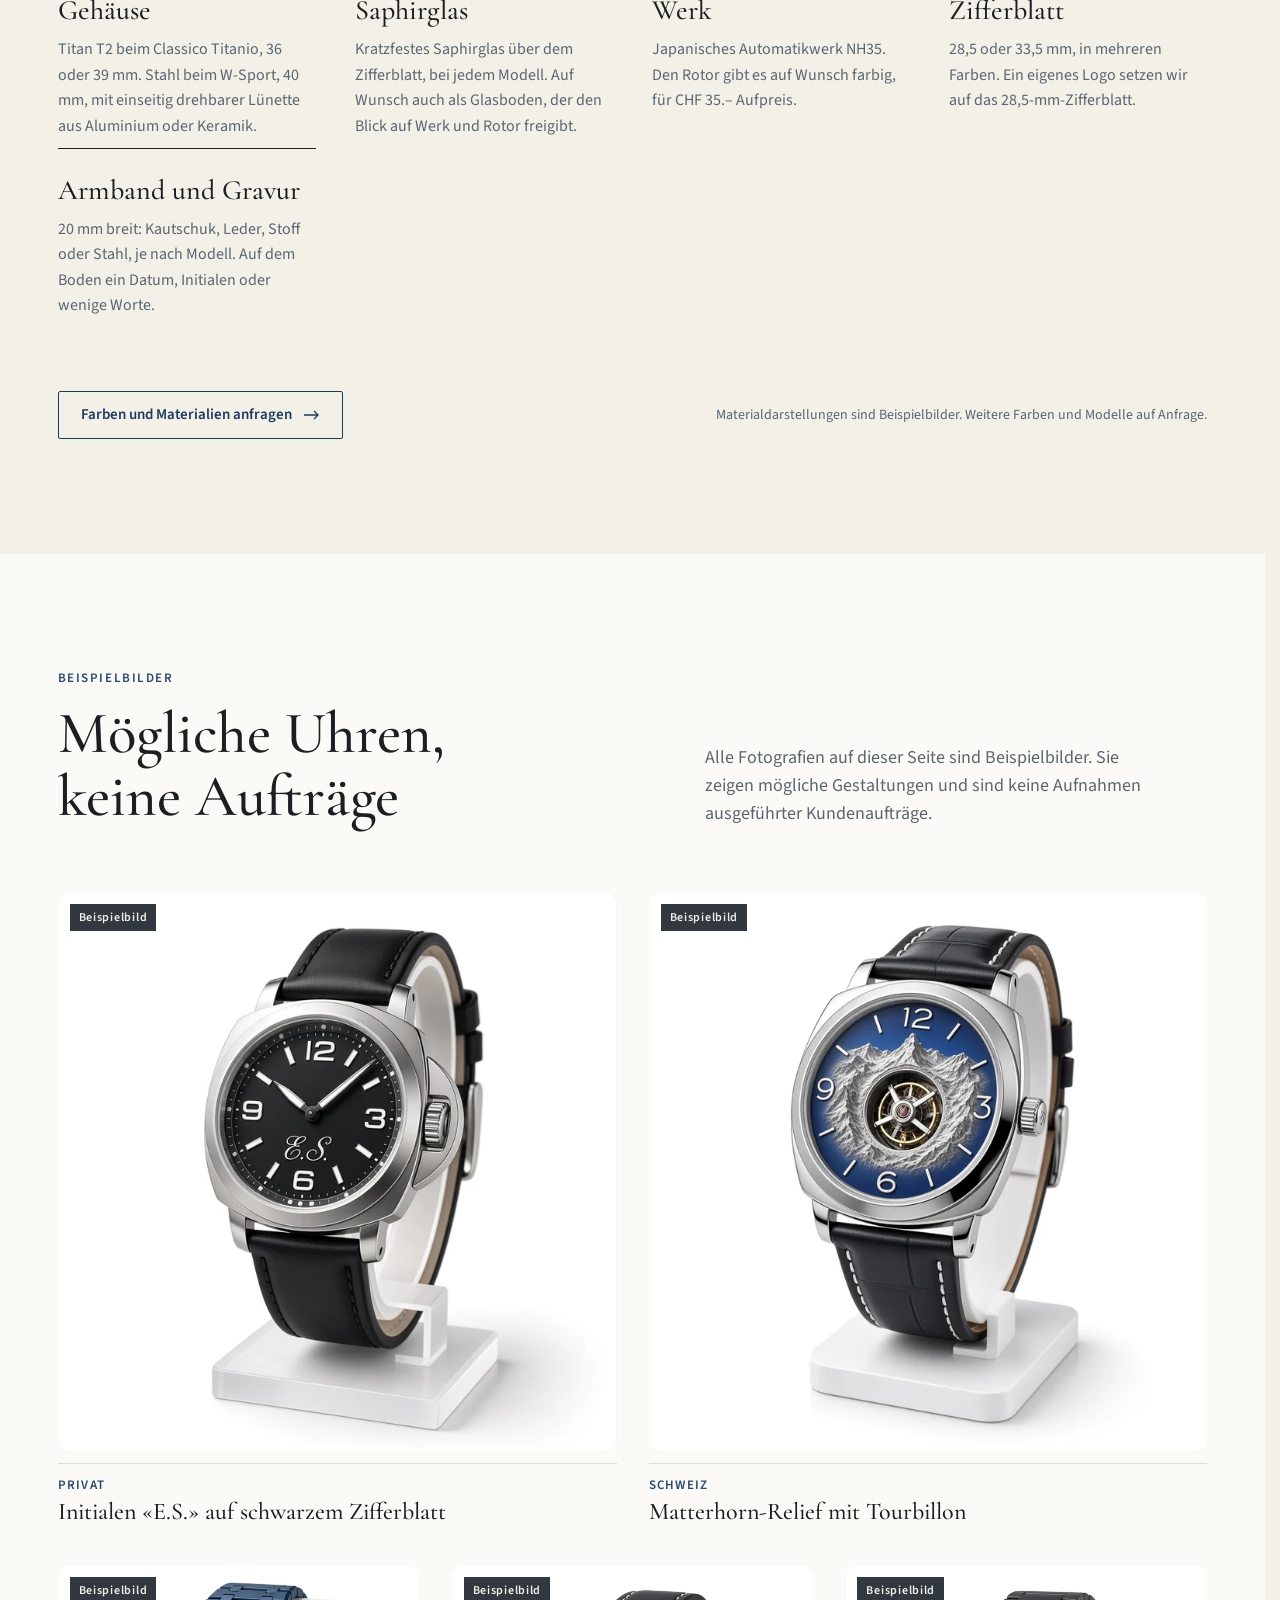
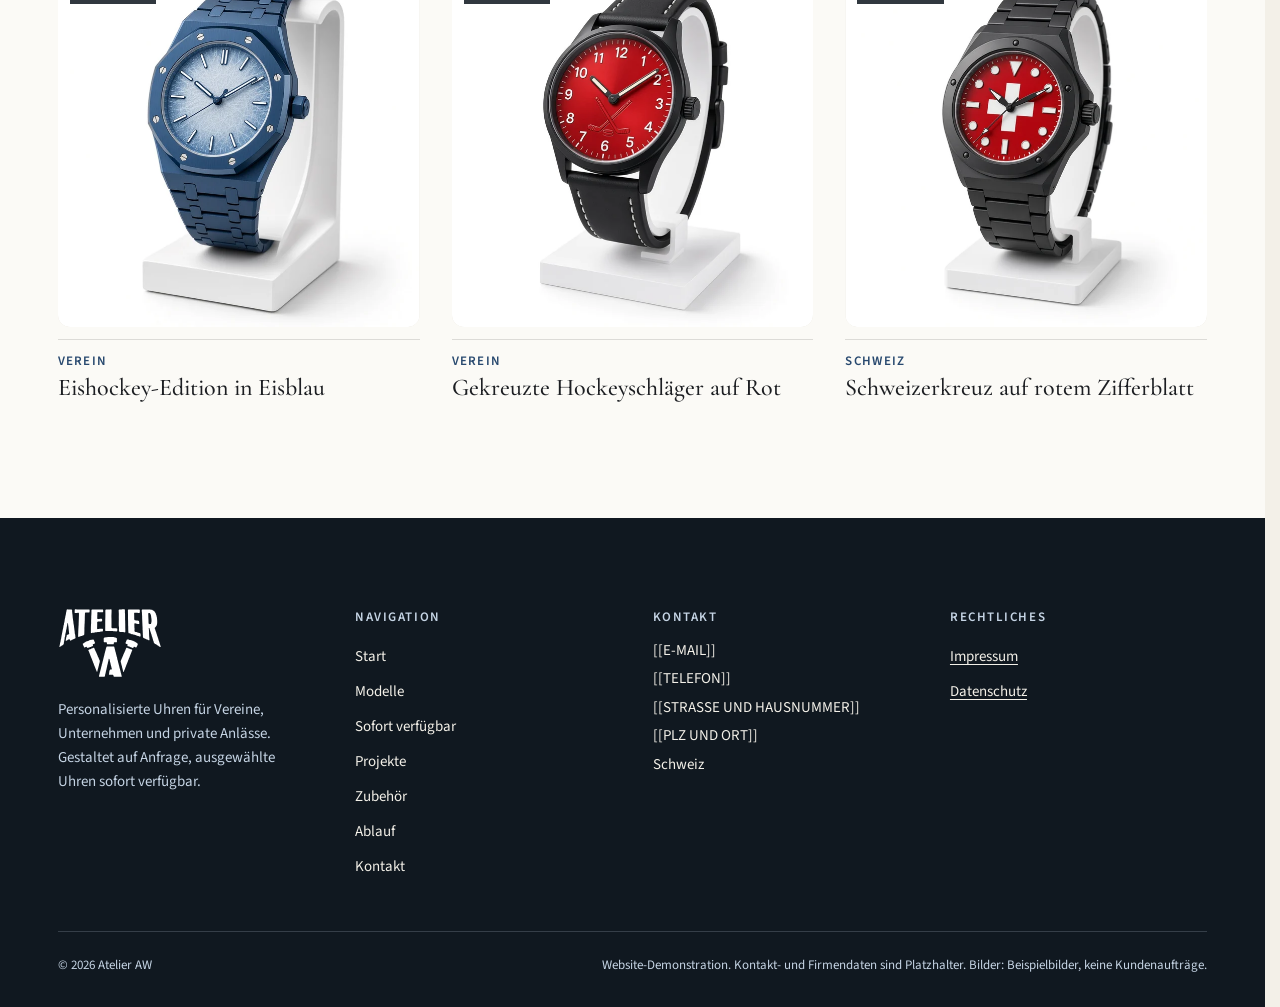
<file: modelle.html>
<!DOCTYPE html>
<html lang="de-CH" class="no-js">
<head>
<meta charset="utf-8">
<meta name="viewport" content="width=device-width, initial-scale=1">
<title>Modelle – Atelier AW</title>
<meta name="description" content="Classico Titanio, W-Sport und personalisierte Uhren mit Saphirglas und Automatikwerk NH35, ab CHF 395.–. Materialien und Beispiele.">
<meta name="robots" content="noindex, nofollow">
<meta name="theme-color" content="#1f3a5f">
<meta property="og:type" content="website">
<meta property="og:title" content="Modelle – Atelier AW">
<meta property="og:description" content="Classico Titanio, W-Sport und personalisierte Uhren mit Saphirglas und Automatikwerk NH35, ab CHF 395.–. Materialien und Beispiele.">
<meta property="og:image" content="assets/img/modelle/classico-eisblau.webp">
<link rel="icon" href="assets/icons/favicon.svg" type="image/svg+xml">
<link rel="icon" href="assets/icons/favicon-32.png" type="image/png" sizes="32x32">
<link rel="apple-touch-icon" href="assets/icons/apple-touch-icon.png">
<script>
document.documentElement.className = 'js';
if (location.protocol !== 'file:') {
  ['source-sans-3-latin-400-normal', 'source-sans-3-latin-600-normal', 'cormorant-garamond-latin-500-normal', 'cormorant-garamond-latin-500-italic'].forEach(function (f) {
    var l = document.createElement('link'); l.rel = 'preload'; l.as = 'font'; l.type = 'font/woff2';
    l.crossOrigin = 'anonymous'; l.href = 'assets/fonts/' + f + '.woff2'; document.head.appendChild(l);
  });
}
</script>
<link rel="stylesheet" href="assets/css/styles.css">
<link rel="stylesheet" href="assets/css/sections.css">
<link rel="stylesheet" href="assets/css/site.css">
</head>
<body>
<a href="#inhalt" style="position:fixed;left:16px;top:-80px;z-index:100;background:#f3f0e8;color:#14283f;padding:12px 16px;font-weight:600;transition:top 160ms" data-fc="0">Zum Inhalt</a>

<header class="hd" data-dark="">
  <div class="hd-in">
    <a class="brand" href="index.html" aria-label="Atelier AW – zur Startseite">
      <img src="assets/logo/atelier-w-logo-white.svg" alt="Atelier AW" width="80" height="54">
    </a>
    <nav class="nav-wide hd-nav" aria-label="Hauptnavigation">
      <ul class="hd-links"><li><a href="modelle.html" aria-current="page">Modelle<span class="nav-line" aria-hidden="true"></span></a></li><li><a href="sofort-verfuegbar.html">Sofort verfügbar<span class="nav-line" aria-hidden="true"></span></a></li><li><a href="projekte.html">Projekte<span class="nav-line" aria-hidden="true"></span></a></li><li><a href="zubehoer.html">Zubehör<span class="nav-line" aria-hidden="true"></span></a></li><li><a href="ablauf.html">Ablauf<span class="nav-line" aria-hidden="true"></span></a></li></ul>
      <a class="hd-cta" href="kontakt.html"><span>Uhr anfragen</span><svg width="16" height="10" viewBox="0 0 16 10" fill="none" stroke="currentColor" stroke-width="1.3" aria-hidden="true"><path d="M0 5h14M10 1l4 4-4 4"></path></svg></a>
    </nav>
    <button class="nav-narrow hd-menu" type="button" id="menu-btn" aria-expanded="false" aria-controls="aw-menu">
      <span id="menu-label">Menü</span>
      <svg width="22" height="14" viewBox="0 0 22 14" fill="none" stroke="currentColor" stroke-width="1.3" aria-hidden="true"><path id="menu-icon" d="M0 2h22M0 7h22M0 12h22"></path></svg>
    </button>
  </div>
  <span class="hd-edge" aria-hidden="true"></span>
  <div id="aw-menu" hidden style="position:fixed;top:var(--hd);left:0;right:0;bottom:0;background:#14283f;overflow-y:auto;overscroll-behavior:contain;padding:32px clamp(20px,4.5vw,64px) calc(32px + env(safe-area-inset-bottom))">
    <nav aria-label="Mobile Navigation">
      <ul style="list-style:none;margin:0;padding:0;display:flex;flex-direction:column">
          <li style="border-bottom:1px solid rgba(197,212,228,0.18)"><a href="index.html" style="display:flex;justify-content:space-between;align-items:center;padding:18px 0;color:#f3f0e8;text-decoration:none;font-family:'Cormorant Garamond',Palatino,Georgia,serif;font-size:30px;font-weight:500">Start<svg width="16" height="10" viewBox="0 0 16 10" fill="none" stroke="currentColor" stroke-width="1.3" aria-hidden="true"><path d="M0 5h14M10 1l4 4-4 4"></path></svg></a></li><li style="border-bottom:1px solid rgba(197,212,228,0.18)"><a href="modelle.html" aria-current="page" style="display:flex;justify-content:space-between;align-items:center;padding:18px 0;color:#f3f0e8;text-decoration:none;font-family:'Cormorant Garamond',Palatino,Georgia,serif;font-size:30px;font-weight:500">Modelle<svg width="16" height="10" viewBox="0 0 16 10" fill="none" stroke="currentColor" stroke-width="1.3" aria-hidden="true"><path d="M0 5h14M10 1l4 4-4 4"></path></svg></a></li><li style="border-bottom:1px solid rgba(197,212,228,0.18)"><a href="sofort-verfuegbar.html" style="display:flex;justify-content:space-between;align-items:center;padding:18px 0;color:#f3f0e8;text-decoration:none;font-family:'Cormorant Garamond',Palatino,Georgia,serif;font-size:30px;font-weight:500">Sofort verfügbar<svg width="16" height="10" viewBox="0 0 16 10" fill="none" stroke="currentColor" stroke-width="1.3" aria-hidden="true"><path d="M0 5h14M10 1l4 4-4 4"></path></svg></a></li><li style="border-bottom:1px solid rgba(197,212,228,0.18)"><a href="projekte.html" style="display:flex;justify-content:space-between;align-items:center;padding:18px 0;color:#f3f0e8;text-decoration:none;font-family:'Cormorant Garamond',Palatino,Georgia,serif;font-size:30px;font-weight:500">Projekte<svg width="16" height="10" viewBox="0 0 16 10" fill="none" stroke="currentColor" stroke-width="1.3" aria-hidden="true"><path d="M0 5h14M10 1l4 4-4 4"></path></svg></a></li><li style="border-bottom:1px solid rgba(197,212,228,0.18)"><a href="zubehoer.html" style="display:flex;justify-content:space-between;align-items:center;padding:18px 0;color:#f3f0e8;text-decoration:none;font-family:'Cormorant Garamond',Palatino,Georgia,serif;font-size:30px;font-weight:500">Zubehör<svg width="16" height="10" viewBox="0 0 16 10" fill="none" stroke="currentColor" stroke-width="1.3" aria-hidden="true"><path d="M0 5h14M10 1l4 4-4 4"></path></svg></a></li><li style="border-bottom:1px solid rgba(197,212,228,0.18)"><a href="ablauf.html" style="display:flex;justify-content:space-between;align-items:center;padding:18px 0;color:#f3f0e8;text-decoration:none;font-family:'Cormorant Garamond',Palatino,Georgia,serif;font-size:30px;font-weight:500">Ablauf<svg width="16" height="10" viewBox="0 0 16 10" fill="none" stroke="currentColor" stroke-width="1.3" aria-hidden="true"><path d="M0 5h14M10 1l4 4-4 4"></path></svg></a></li><li style="border-bottom:1px solid rgba(197,212,228,0.18)"><a href="kontakt.html" style="display:flex;justify-content:space-between;align-items:center;padding:18px 0;color:#f3f0e8;text-decoration:none;font-family:'Cormorant Garamond',Palatino,Georgia,serif;font-size:30px;font-weight:500">Kontakt<svg width="16" height="10" viewBox="0 0 16 10" fill="none" stroke="currentColor" stroke-width="1.3" aria-hidden="true"><path d="M0 5h14M10 1l4 4-4 4"></path></svg></a></li>
        </ul>
      <a href="kontakt.html" style="margin-top:32px;display:flex;justify-content:center;align-items:center;min-height:52px;background:#f3f0e8;color:#14283f;text-decoration:none;font-weight:600;font-size:16px;border-radius:2px">Uhr anfragen</a>
    </nav>
  </div>
</header>

<main id="aw-main">
<section id="inhalt" tabindex="-1" class="ph" data-dark="" aria-labelledby="ph-h">
  <div class="ph-in">
    <nav class="ph-crumb" aria-label="Brotkrumen"><a href="index.html">Start</a><span aria-hidden="true">/</span><span>Modelle</span></nav>
    <h1 id="ph-h" class="ph-h">Zwei Gehäuse, eure Handschrift</h1>
    <p class="ph-lead">Classico Titanio oder W-Sport: beide mit Saphirglas und japanischem Automatikwerk NH35, wahlweise mit Glasboden. Ab CHF 395.– pro Uhr.</p>
  </div>
  <span class="ph-line" aria-hidden="true"></span>
</section>

<section id="modelle" class="sx sx-first" aria-labelledby="mod-h" style="background:#fbfaf6">
  <div class="sx-in">
        <ul class="mod-grid">
      <li class="mod-card">
        <figure class="mod-fig"><div class="ph-frame mod-ph"><img src="assets/img/modelle/classico-eisblau.webp" srcset="assets/img/modelle/classico-eisblau-480.webp 480w, assets/img/modelle/classico-eisblau.webp 864w" sizes="(min-width: 1000px) 30vw, 100vw" alt="Classico Titanio mit eisblauem, gehämmertem Zifferblatt und hellblauem Kautschukband" width="864" height="1080" loading="lazy" decoding="async"><span class="bb">Beispielbild</span></div>
          <figcaption>Beispielbild, an das Modell angelehnt: Classico Titanio in Eisblau.</figcaption></figure>
        <div class="mod-body">
          <h3 class="mod-t">Classico Titanio</h3>
          <p class="mod-d">Schlicht und leicht. Je nach Zifferblatt und Armband sportlich oder elegant.</p>
          <dl class="mod-spec">
            <div><dt>Gehäuse</dt><dd>Titan T2, 36 oder 39 mm</dd></div>
            <div><dt>Zifferblatt</dt><dd>28,5 oder 33,5 mm</dd></div>
            <div><dt>Boden</dt><dd>Glas oder Titan</dd></div>
            <div><dt>Armband</dt><dd>Kautschuk, Leder oder Stoff, 20 mm</dd></div>
            <div><dt>Werk</dt><dd>Automatik NH35, Saphirglas</dd></div>
          </dl>
          <p class="mod-p">ab CHF 395.–<span>Farbiger Rotor +CHF 35.–</span></p>
          <a href="kontakt.html?modell=Classico%20Titanio" class="sx-btn">Classico Titanio anfragen<svg width="16" height="10" viewBox="0 0 16 10" fill="none" stroke="currentColor" stroke-width="1.3" aria-hidden="true"><path d="M0 5h14M10 1l4 4-4 4"/></svg></a>
        </div>
      </li>
      <li class="mod-card">
        <figure class="mod-fig"><div class="ph-frame mod-ph"><img src="assets/img/modelle/w-sport-schwarz.webp" srcset="assets/img/modelle/w-sport-schwarz-480.webp 480w, assets/img/modelle/w-sport-schwarz.webp 864w" sizes="(min-width: 1000px) 30vw, 100vw" alt="W-Sport mit schwarzem Zifferblatt, schwarzer Drehlünette und Stahlband" width="864" height="1080" loading="lazy" decoding="async"><span class="bb">Beispielbild</span></div>
          <figcaption>Beispielbild, an das Modell angelehnt: W-Sport mit Stahlband.</figcaption></figure>
        <div class="mod-body">
          <h3 class="mod-t">W-Sport</h3>
          <p class="mod-d">Sportlich-elegant, mit einseitig drehbarer Lünette und farblich abgestimmten Akzenten.</p>
          <dl class="mod-spec">
            <div><dt>Gehäuse</dt><dd>Stahl, 40 mm</dd></div>
            <div><dt>Lünette</dt><dd>Aluminium oder Keramik</dd></div>
            <div><dt>Boden</dt><dd>Glas oder Stahl</dd></div>
            <div><dt>Armband</dt><dd>Stahl oder Kautschuk, 20 mm</dd></div>
            <div><dt>Werk</dt><dd>Automatik NH35, Saphirglas</dd></div>
          </dl>
          <p class="mod-p">ab CHF 395.–<span>Farbiger Rotor +CHF 35.–</span></p>
          <a href="kontakt.html?modell=W-Sport" class="sx-btn">W-Sport anfragen<svg width="16" height="10" viewBox="0 0 16 10" fill="none" stroke="currentColor" stroke-width="1.3" aria-hidden="true"><path d="M0 5h14M10 1l4 4-4 4"/></svg></a>
        </div>
      </li>
      <li class="mod-card">
        <figure class="mod-fig"><div class="ph-frame mod-ph"><img src="assets/img/modelle/personalisiert-blau.webp" srcset="assets/img/modelle/personalisiert-blau-480.webp 480w, assets/img/modelle/personalisiert-blau.webp 864w" sizes="(min-width: 1000px) 30vw, 100vw" alt="Uhr mit blauem Verlaufszifferblatt und einem fiktiven Vereinswappen" width="864" height="1080" loading="lazy" decoding="async"><span class="bb">Beispielbild</span></div>
          <figcaption>Beispielbild mit fiktivem Wappen, an das Modell angelehnt.</figcaption></figure>
        <div class="mod-body">
          <h3 class="mod-t">Personalisiert</h3>
          <p class="mod-d">Euer Logo auf dem Zifferblatt, für Verein, Firma oder einen persönlichen Anlass.</p>
          <dl class="mod-spec">
            <div><dt>Gehäuse</dt><dd>Alle Modelle mit 28,5-mm-Zifferblatt</dd></div>
            <div><dt>Zifferblatt</dt><dd>28,5 mm mit eurem Logo</dd></div>
            <div><dt>Armband</dt><dd>Kautschuk, Leder, Stoff oder Stahl</dd></div>
            <div><dt>Werk</dt><dd>Automatik NH35, Saphirglas</dd></div>
          </dl>
          <p class="mod-p">ab CHF 395.–<span>Farbiger Rotor +CHF 35.–</span></p>
          <a href="kontakt.html?modell=Personalisiert&amp;nachricht=Personalisierte%20Uhr%20mit%20eigenem%20Logo%20auf%20dem%20Zifferblatt%20%2828%2C5%20mm%29." class="sx-btn">Logo-Uhr anfragen<svg width="16" height="10" viewBox="0 0 16 10" fill="none" stroke="currentColor" stroke-width="1.3" aria-hidden="true"><path d="M0 5h14M10 1l4 4-4 4"/></svg></a>
        </div>
      </li>
    </ul>
    <p class="sx-note">Alle Bilder sind Beispielbilder, an die Modelle angelehnt. Weitere Farben und Modelle auf Anfrage.</p>
  </div>
</section>

<section id="geschichten" aria-label="Geschichten" style="background:#fbfaf6;scroll-margin-top:var(--hd)">
  <div style="max-width:1440px;margin:0 auto;padding:clamp(64px,8vw,120px) clamp(20px,4.5vw,64px)">
    <div class="sl" aria-roledescription="Karussell" aria-label="Geschichten: Verein, Unternehmen, Privat">
      <div class="sl-stage" aria-live="polite">
      <article id="geschichte-verein" class="sl-slide is-active" role="group" aria-roledescription="Folie" aria-label="1 von 3: Vereine &amp; Clubs" data-i="0">
        <figure class="sl-fig">
          <div class="ph-frame sl-frame">
            <img src="assets/img/slide-verein.webp" srcset="assets/img/slide-verein-720.webp 720w, assets/img/slide-verein.webp 1280w" sizes="(min-width: 1000px) 58vw, 100vw" alt="Zwei Vereinsuhren in Rot und Gelb auf einem dunkelblauen Schal, daneben Puck und Schlägertape" width="1280" height="720" decoding="async">
            <span class="sl-badge">Beispielbild</span>
          </div>
          <figcaption>Zwei Vereinsmodelle in Rot und Gelb, mit Puck und Schlägertape.</figcaption>
        </figure>
        <div class="sl-text" style="display:flex;flex-direction:column;gap:20px">
        <p style="margin:0;font-size:13px;font-weight:600;letter-spacing:0.12em;text-transform:uppercase;color:#28496f">Vereine &amp; Clubs</p>
        <h3 style="margin:0;font-family:'Cormorant Garamond',Palatino,Georgia,serif;font-weight:500;font-size:clamp(2rem,3.4vw,3.2rem);line-height:1.08;text-wrap:balance">Zwei Farben, ein Team</h3>
        <p style="margin:0;font-size:18px;line-height:1.6;color:#1c1e22;text-wrap:pretty">Rot für die Heimspiele, Gelb für den Auswärtsdress: Vereinsfarben, Logo und Rückennummer kommen direkt aufs Zifferblatt. Ob für die erste Mannschaft, den Vorstand oder das Clubjubiläum – jedes Modell ist eigen und gehört doch zum selben Verein.</p>
        <a href="kontakt.html?kundentyp=Verein%20oder%20Club" style="align-self:flex-start;display:inline-flex;align-items:center;gap:12px;min-height:48px;padding:0 22px;background:#1f3a5f;color:#f3f0e8;text-decoration:none;font-weight:600;font-size:15px;border-radius:2px;transition:background 200ms,gap 200ms" data-hv="3">Uhr für einen Verein anfragen<svg width="16" height="10" viewBox="0 0 16 10" fill="none" stroke="currentColor" stroke-width="1.3" aria-hidden="true"><path d="M0 5h14M10 1l4 4-4 4"></path></svg></a>
      </div>
      </article>
      <article id="geschichte-unternehmen" class="sl-slide" role="group" aria-roledescription="Folie" aria-label="2 von 3: Unternehmen" data-i="1" aria-hidden="true">
        <figure class="sl-fig">
          <div class="ph-frame sl-frame">
            <img src="assets/img/slide-unternehmen.webp" srcset="assets/img/slide-unternehmen-720.webp 720w, assets/img/slide-unternehmen.webp 1280w" sizes="(min-width: 1000px) 58vw, 100vw" alt="Blaue Uhr mit eisblauem Zifferblatt und schwarze Uhr mit Schweizerkreuz auf einem Steinpult, dahinter ein offenes Etui" width="1280" height="720" loading="lazy" decoding="async">
            <span class="sl-badge">Beispielbild</span>
          </div>
          <figcaption>Zwei Firmenmodelle in Eisblau und mit Schweizerkreuz, mit Etui und Karte.</figcaption>
        </figure>
        <div class="sl-text" style="display:flex;flex-direction:column;gap:20px">
        <p style="margin:0;font-size:13px;font-weight:600;letter-spacing:0.12em;text-transform:uppercase;color:#28496f">Unternehmen</p>
        <h3 style="margin:0;font-family:'Cormorant Garamond',Palatino,Georgia,serif;font-weight:500;font-size:clamp(2rem,3.4vw,3.2rem);line-height:1.08;text-wrap:balance">Ein Geschenk, das bleibt</h3>
        <p style="margin:0;font-size:18px;line-height:1.6;color:#1c1e22;text-wrap:pretty">Eisblau für das Signet, Rot mit Schweizerkreuz für die Herkunft: Firmenfarben und Logo werden zum Zifferblatt, Jubiläumsdatum und Widmung zur Gravur. Überreicht im Etui – als persönliches Geschenk oder als Serie für das ganze Team.</p>
        <a href="kontakt.html?kundentyp=Unternehmen" style="align-self:flex-start;display:inline-flex;align-items:center;gap:12px;min-height:48px;padding:0 22px;background:#1f3a5f;color:#f3f0e8;text-decoration:none;font-weight:600;font-size:15px;border-radius:2px;transition:background 200ms,gap 200ms" data-hv="3">Uhr für ein Unternehmen anfragen<svg width="16" height="10" viewBox="0 0 16 10" fill="none" stroke="currentColor" stroke-width="1.3" aria-hidden="true"><path d="M0 5h14M10 1l4 4-4 4"></path></svg></a>
      </div>
      </article>
      <article id="geschichte-privat" class="sl-slide" role="group" aria-roledescription="Folie" aria-label="3 von 3: Privat" data-i="2" aria-hidden="true">
        <figure class="sl-fig">
          <div class="ph-frame sl-frame">
            <img src="assets/img/slide-privat.webp" srcset="assets/img/slide-privat-720.webp 720w, assets/img/slide-privat.webp 1280w" sizes="(min-width: 1000px) 58vw, 100vw" alt="Stahluhr mit Initialen E.S. und Stahluhr mit Matterhorn-Relief nebeneinander auf Leinen, daneben zwei Eheringe" width="1280" height="720" loading="lazy" decoding="async">
            <span class="sl-badge">Beispielbild</span>
          </div>
          <figcaption>Ein Uhrenpaar mit Initialen und Matterhorn-Relief, zur Hochzeit gedacht.</figcaption>
        </figure>
        <div class="sl-text" style="display:flex;flex-direction:column;gap:20px">
        <p style="margin:0;font-size:13px;font-weight:600;letter-spacing:0.12em;text-transform:uppercase;color:#28496f">Privat</p>
        <h3 style="margin:0;font-family:'Cormorant Garamond',Palatino,Georgia,serif;font-weight:500;font-size:clamp(2rem,3.4vw,3.2rem);line-height:1.08;text-wrap:balance">Zwei Uhren, ein Versprechen</h3>
        <p style="margin:0;font-size:18px;line-height:1.6;color:#1c1e22;text-wrap:pretty">Die Initialen auf der einen, das Matterhorn auf der anderen: Zur Hochzeit oder zum Jahrestag entsteht ein Paar, das zusammengehört und doch eigen bleibt. Ein Datum, Koordinaten oder ein Satz im Gehäuseboden machen es unverwechselbar.</p>
        <a href="kontakt.html?kundentyp=Privatperson" style="align-self:flex-start;display:inline-flex;align-items:center;gap:12px;min-height:48px;padding:0 22px;background:#1f3a5f;color:#f3f0e8;text-decoration:none;font-weight:600;font-size:15px;border-radius:2px;transition:background 200ms,gap 200ms" data-hv="3">Uhr für einen privaten Anlass anfragen<svg width="16" height="10" viewBox="0 0 16 10" fill="none" stroke="currentColor" stroke-width="1.3" aria-hidden="true"><path d="M0 5h14M10 1l4 4-4 4"></path></svg></a>
      </div>
      </article>
      </div>
      <div class="sl-nav">
        <div class="sl-tabs" role="group" aria-label="Folie wählen"><button type="button" class="sl-tab is-active" data-go="0" aria-controls="geschichte-verein" aria-current="true"><span class="sl-tab-l">Vereine &amp; Clubs</span><span class="sl-bar"><span></span></span></button><button type="button" class="sl-tab" data-go="1" aria-controls="geschichte-unternehmen"><span class="sl-tab-l">Unternehmen</span><span class="sl-bar"><span></span></span></button><button type="button" class="sl-tab" data-go="2" aria-controls="geschichte-privat"><span class="sl-tab-l">Privat</span><span class="sl-bar"><span></span></span></button></div>
        <div class="sl-arrows">
          <button type="button" class="sl-arrow sl-prev" aria-label="Vorherige Folie"><svg width="16" height="10" viewBox="0 0 16 10" fill="none" stroke="currentColor" stroke-width="1.3" aria-hidden="true"><path d="M0 5h14M10 1l4 4-4 4"></path></svg></button>
          <button type="button" class="sl-arrow sl-next" aria-label="Nächste Folie"><svg width="16" height="10" viewBox="0 0 16 10" fill="none" stroke="currentColor" stroke-width="1.3" aria-hidden="true"><path d="M0 5h14M10 1l4 4-4 4"></path></svg></button>
        </div>
      </div>
    </div>
  </div>
</section>

<section id="materialien" aria-labelledby="mat-h" style="scroll-margin-top:var(--hd);background:#f3f0e8">
  <div style="max-width:1280px;margin:0 auto;padding:clamp(64px,9vw,136px) clamp(20px,4.5vw,64px);display:flex;flex-direction:column;gap:clamp(40px,5vw,72px)">
    <div style="display:flex;flex-wrap:wrap;gap:24px 64px;align-items:end">
      <div style="flex:1 1 420px;min-width:0">
        <p style="margin:0 0 16px;font-size:13px;font-weight:600;letter-spacing:0.12em;text-transform:uppercase;color:#28496f">Materialien &amp; Zifferblätter</p>
        <h2 id="mat-h" style="margin:0;font-family:'Cormorant Garamond',Palatino,Georgia,serif;font-weight:500;font-size:clamp(2.25rem,4.6vw,4.4rem);line-height:1.06">Titan, Stahl und Saphirglas</h2>
      </div>
      <p style="flex:1 1 340px;min-width:0;margin:0;font-size:19px;line-height:1.55;color:#5c6570;max-width:30em;text-wrap:pretty">Zwei Gehäuse, ein bewährtes Automatikwerk und klares Saphirglas. Die Bildstudien zeigen, wie unterschiedlich dieselbe Idee wirken kann.</p>
    </div>
    <div style="display:grid;grid-template-columns:repeat(auto-fit,minmax(min(100%,420px),1fr));gap:clamp(20px,3vw,40px)">
      <figure style="margin:0;display:flex;flex-direction:column;gap:12px">
        <div class="ph-frame" style="position:relative;aspect-ratio:4/3;background:#e7e2d6;overflow:hidden">
          <img src="assets/img/dials-4x3.webp" srcset="assets/img/dials-4x3-720.webp 720w, assets/img/dials-4x3.webp 1440w" sizes="(min-width: 960px) 50vw, 100vw" alt="Vier Zifferblätter in Metallblau, Silber, Graphit und Elfenbein, daneben Zeiger" loading="lazy" decoding="async" style="position:absolute;inset:0;width:100%;height:100%;object-fit:cover;display:block">
          <span style="position:absolute;top:14px;left:14px;pointer-events:none;padding:5px 9px;background:rgba(16,24,32,0.86);color:#f3f0e8;font-size:12px;font-weight:600;letter-spacing:0.06em">Beispielbild</span>
        </div>
        <figcaption style="font-size:13px;color:#5c6570">Zifferblätter in verschiedenen Farben, mit Zeigern.</figcaption>
      </figure>
      <figure style="margin:0;display:flex;flex-direction:column;gap:12px">
        <div class="ph-frame" style="position:relative;aspect-ratio:4/3;background:#c5ced6;overflow:hidden">
          <img src="assets/img/materials-4x3.webp" srcset="assets/img/materials-4x3-720.webp 720w, assets/img/materials-4x3.webp 1440w" sizes="(min-width: 960px) 50vw, 100vw" alt="Makroaufnahme von Stahl, Glas und blauer Zifferblattstruktur" loading="lazy" decoding="async" style="position:absolute;inset:0;width:100%;height:100%;object-fit:cover;display:block">
          <span style="position:absolute;top:14px;left:14px;pointer-events:none;padding:5px 9px;background:rgba(16,24,32,0.86);color:#f3f0e8;font-size:12px;font-weight:600;letter-spacing:0.06em">Beispielbild</span>
        </div>
        <figcaption style="font-size:13px;color:#5c6570">Stahl, Glas und Zifferblattstruktur im Detail.</figcaption>
      </figure>
    </div>
    <dl style="margin:0;display:grid;grid-template-columns:repeat(auto-fit,minmax(min(100%,240px),1fr));gap:0 clamp(24px,3vw,40px)">
      <div style="border-top:1px solid #1c1e22;padding:24px 0 8px;display:flex;flex-direction:column;gap:10px"><dt style="font-family:'Cormorant Garamond',Palatino,Georgia,serif;font-size:28px;font-weight:500">Gehäuse</dt><dd style="margin:0;font-size:16px;line-height:1.6;color:#5c6570">Titan T2 beim Classico Titanio, 36 oder 39 mm. Stahl beim W-Sport, 40 mm, mit einseitig drehbarer Lünette aus Aluminium oder Keramik.</dd></div>
      <div style="border-top:1px solid #1c1e22;padding:24px 0 8px;display:flex;flex-direction:column;gap:10px"><dt style="font-family:'Cormorant Garamond',Palatino,Georgia,serif;font-size:28px;font-weight:500">Saphirglas</dt><dd style="margin:0;font-size:16px;line-height:1.6;color:#5c6570">Kratzfestes Saphirglas über dem Zifferblatt, bei jedem Modell. Auf Wunsch auch als Glasboden, der den Blick auf Werk und Rotor freigibt.</dd></div>
      <div style="border-top:1px solid #1c1e22;padding:24px 0 8px;display:flex;flex-direction:column;gap:10px"><dt style="font-family:'Cormorant Garamond',Palatino,Georgia,serif;font-size:28px;font-weight:500">Werk</dt><dd style="margin:0;font-size:16px;line-height:1.6;color:#5c6570">Japanisches Automatikwerk NH35. Den Rotor gibt es auf Wunsch farbig, für CHF 35.– Aufpreis.</dd></div>
      <div style="border-top:1px solid #1c1e22;padding:24px 0 8px;display:flex;flex-direction:column;gap:10px"><dt style="font-family:'Cormorant Garamond',Palatino,Georgia,serif;font-size:28px;font-weight:500">Zifferblatt</dt><dd style="margin:0;font-size:16px;line-height:1.6;color:#5c6570">28,5 oder 33,5 mm, in mehreren Farben. Ein eigenes Logo setzen wir auf das 28,5-mm-Zifferblatt.</dd></div>
      <div style="border-top:1px solid #1c1e22;padding:24px 0 8px;display:flex;flex-direction:column;gap:10px"><dt style="font-family:'Cormorant Garamond',Palatino,Georgia,serif;font-size:28px;font-weight:500">Armband und Gravur</dt><dd style="margin:0;font-size:16px;line-height:1.6;color:#5c6570">20 mm breit: Kautschuk, Leder, Stoff oder Stahl, je nach Modell. Auf dem Boden ein Datum, Initialen oder wenige Worte.</dd></div>
    </dl>
    <div style="display:flex;flex-wrap:wrap;align-items:center;justify-content:space-between;gap:16px 32px">
      <a href="kontakt.html?nachricht=Ich%20m%C3%B6chte%20mehr%20%C3%BCber%20Farben%20und%20Materialien%20erfahren." style="display:inline-flex;align-items:center;gap:12px;min-height:48px;padding:0 22px;border:1px solid #1f3a5f;color:#1f3a5f;text-decoration:none;font-weight:600;font-size:15px;border-radius:2px;transition:background 200ms,gap 200ms" data-hv="8">Farben und Materialien anfragen<svg width="16" height="10" viewBox="0 0 16 10" fill="none" stroke="currentColor" stroke-width="1.3" aria-hidden="true"><path d="M0 5h14M10 1l4 4-4 4"></path></svg></a>
      <p style="margin:0;font-size:14px;color:#5c6570;max-width:36em">Materialdarstellungen sind Beispielbilder. Weitere Farben und Modelle auf Anfrage.</p>
    </div>
  </div>
</section>

<section id="beispiele" aria-labelledby="bsp-h" style="scroll-margin-top:var(--hd);background:#fbfaf6">
  <div style="max-width:1280px;margin:0 auto;padding:clamp(64px,9vw,136px) clamp(20px,4.5vw,64px);display:flex;flex-direction:column;gap:clamp(40px,5vw,64px)">
    <div style="display:flex;flex-wrap:wrap;gap:24px 64px;align-items:end">
      <div style="flex:1 1 420px;min-width:0">
        <p style="margin:0 0 16px;font-size:13px;font-weight:600;letter-spacing:0.12em;text-transform:uppercase;color:#28496f">Beispielbilder</p>
        <h2 id="bsp-h" style="margin:0;font-family:'Cormorant Garamond',Palatino,Georgia,serif;font-weight:500;font-size:clamp(2.25rem,4.6vw,4.4rem);line-height:1.06;text-wrap:balance">Mögliche Uhren, keine Aufträge</h2>
      </div>
      <p style="flex:1 1 340px;min-width:0;margin:0;font-size:18px;line-height:1.55;color:#5c6570;max-width:32em;text-wrap:pretty">Alle Fotografien auf dieser Seite sind Beispielbilder. Sie zeigen mögliche Gestaltungen und sind keine Aufnahmen ausgeführter Kundenaufträge.</p>
    </div>
    <ul class="bsp-grid" style="list-style:none;margin:0;padding:0;display:grid;grid-template-columns:repeat(auto-fill,minmax(min(100%,320px),1fr));gap:clamp(28px,3vw,40px) clamp(20px,2.5vw,32px);align-items:start">
        <li>
          <figure style="margin:0;display:flex;flex-direction:column;gap:12px">
            <div class="ph-frame" style="position:relative;aspect-ratio:1/1;background:#e7e2d6;overflow:hidden">
              <img src="assets/img/gallery-monogramm.webp" srcset="assets/img/gallery-monogramm-720.webp 720w, assets/img/gallery-monogramm.webp 1024w" sizes="(min-width: 1080px) 33vw, (min-width: 720px) 50vw, 100vw" alt="Stahluhr mit schwarzem Zifferblatt und den eingravierten Initialen E.S." width="1024" height="1024" loading="lazy" decoding="async" style="position:absolute;inset:0;width:100%;height:100%;object-fit:cover;display:block">
              <span style="position:absolute;top:12px;left:12px;pointer-events:none;padding:5px 9px;background:rgba(16,24,32,0.86);color:#f3f0e8;font-size:12px;font-weight:600;letter-spacing:0.06em">Beispielbild</span>
            </div>
            <figcaption style="display:flex;flex-direction:column;gap:4px;border-top:1px solid rgba(28,30,34,0.14);padding-top:12px">
              <span style="font-size:13px;font-weight:600;letter-spacing:0.1em;text-transform:uppercase;color:#28496f">Privat</span>
              <span style="font-family:'Cormorant Garamond',Palatino,Georgia,serif;font-size:24px;line-height:1.2">Initialen «E.S.» auf schwarzem Zifferblatt</span>
            </figcaption>
          </figure>
        </li>
        <li>
          <figure style="margin:0;display:flex;flex-direction:column;gap:12px">
            <div class="ph-frame" style="position:relative;aspect-ratio:1/1;background:#e7e2d6;overflow:hidden">
              <img src="assets/img/gallery-matterhorn.webp" srcset="assets/img/gallery-matterhorn-720.webp 720w, assets/img/gallery-matterhorn.webp 1024w" sizes="(min-width: 1080px) 33vw, (min-width: 720px) 50vw, 100vw" alt="Stahluhr mit blauem Zifferblatt, Matterhorn-Relief und sichtbarem Tourbillon" width="1024" height="1024" loading="lazy" decoding="async" style="position:absolute;inset:0;width:100%;height:100%;object-fit:cover;display:block">
              <span style="position:absolute;top:12px;left:12px;pointer-events:none;padding:5px 9px;background:rgba(16,24,32,0.86);color:#f3f0e8;font-size:12px;font-weight:600;letter-spacing:0.06em">Beispielbild</span>
            </div>
            <figcaption style="display:flex;flex-direction:column;gap:4px;border-top:1px solid rgba(28,30,34,0.14);padding-top:12px">
              <span style="font-size:13px;font-weight:600;letter-spacing:0.1em;text-transform:uppercase;color:#28496f">Schweiz</span>
              <span style="font-family:'Cormorant Garamond',Palatino,Georgia,serif;font-size:24px;line-height:1.2">Matterhorn-Relief mit Tourbillon</span>
            </figcaption>
          </figure>
        </li>
        <li>
          <figure style="margin:0;display:flex;flex-direction:column;gap:12px">
            <div class="ph-frame" style="position:relative;aspect-ratio:1/1;background:#e7e2d6;overflow:hidden">
              <img src="assets/img/gallery-eishockey-blau.webp" srcset="assets/img/gallery-eishockey-blau-720.webp 720w, assets/img/gallery-eishockey-blau.webp 1024w" sizes="(min-width: 1080px) 33vw, (min-width: 720px) 50vw, 100vw" alt="Blaue Uhr mit Stahlband und eisblauem Zifferblatt mit Eisstruktur" width="1024" height="1024" loading="lazy" decoding="async" style="position:absolute;inset:0;width:100%;height:100%;object-fit:cover;display:block">
              <span style="position:absolute;top:12px;left:12px;pointer-events:none;padding:5px 9px;background:rgba(16,24,32,0.86);color:#f3f0e8;font-size:12px;font-weight:600;letter-spacing:0.06em">Beispielbild</span>
            </div>
            <figcaption style="display:flex;flex-direction:column;gap:4px;border-top:1px solid rgba(28,30,34,0.14);padding-top:12px">
              <span style="font-size:13px;font-weight:600;letter-spacing:0.1em;text-transform:uppercase;color:#28496f">Verein</span>
              <span style="font-family:'Cormorant Garamond',Palatino,Georgia,serif;font-size:24px;line-height:1.2">Eishockey-Edition in Eisblau</span>
            </figcaption>
          </figure>
        </li>
        <li>
          <figure style="margin:0;display:flex;flex-direction:column;gap:12px">
            <div class="ph-frame" style="position:relative;aspect-ratio:1/1;background:#e7e2d6;overflow:hidden">
              <img src="assets/img/gallery-eishockey-rot.webp" srcset="assets/img/gallery-eishockey-rot-720.webp 720w, assets/img/gallery-eishockey-rot.webp 1024w" sizes="(min-width: 1080px) 33vw, (min-width: 720px) 50vw, 100vw" alt="Schwarze Uhr mit rotem Zifferblatt und gekreuzten Eishockeyschlägern" width="1024" height="1024" loading="lazy" decoding="async" style="position:absolute;inset:0;width:100%;height:100%;object-fit:cover;display:block">
              <span style="position:absolute;top:12px;left:12px;pointer-events:none;padding:5px 9px;background:rgba(16,24,32,0.86);color:#f3f0e8;font-size:12px;font-weight:600;letter-spacing:0.06em">Beispielbild</span>
            </div>
            <figcaption style="display:flex;flex-direction:column;gap:4px;border-top:1px solid rgba(28,30,34,0.14);padding-top:12px">
              <span style="font-size:13px;font-weight:600;letter-spacing:0.1em;text-transform:uppercase;color:#28496f">Verein</span>
              <span style="font-family:'Cormorant Garamond',Palatino,Georgia,serif;font-size:24px;line-height:1.2">Gekreuzte Hockeyschläger auf Rot</span>
            </figcaption>
          </figure>
        </li>
        <li>
          <figure style="margin:0;display:flex;flex-direction:column;gap:12px">
            <div class="ph-frame" style="position:relative;aspect-ratio:1/1;background:#e7e2d6;overflow:hidden">
              <img src="assets/img/gallery-schweizerkreuz.webp" srcset="assets/img/gallery-schweizerkreuz-720.webp 720w, assets/img/gallery-schweizerkreuz.webp 1024w" sizes="(min-width: 1080px) 33vw, (min-width: 720px) 50vw, 100vw" alt="Schwarze Uhr mit rotem Zifferblatt und weissem Schweizerkreuz" width="1024" height="1024" loading="lazy" decoding="async" style="position:absolute;inset:0;width:100%;height:100%;object-fit:cover;display:block">
              <span style="position:absolute;top:12px;left:12px;pointer-events:none;padding:5px 9px;background:rgba(16,24,32,0.86);color:#f3f0e8;font-size:12px;font-weight:600;letter-spacing:0.06em">Beispielbild</span>
            </div>
            <figcaption style="display:flex;flex-direction:column;gap:4px;border-top:1px solid rgba(28,30,34,0.14);padding-top:12px">
              <span style="font-size:13px;font-weight:600;letter-spacing:0.1em;text-transform:uppercase;color:#28496f">Schweiz</span>
              <span style="font-family:'Cormorant Garamond',Palatino,Georgia,serif;font-size:24px;line-height:1.2">Schweizerkreuz auf rotem Zifferblatt</span>
            </figcaption>
          </figure>
        </li>
    </ul>
  </div>
</section>
</main>

<footer id="aw-footer" data-dark="" style="background:#101820;color:#f3f0e8">
  <div style="max-width:1280px;margin:0 auto;padding:clamp(56px,7vw,96px) clamp(20px,4.5vw,64px) calc(32px + env(safe-area-inset-bottom));display:flex;flex-direction:column;gap:48px">
    <div style="display:grid;grid-template-columns:repeat(auto-fit,minmax(min(100%,240px),1fr));gap:40px">
      <div style="display:flex;flex-direction:column;gap:20px">
        <img src="assets/logo/atelier-w-logo-white.svg" alt="Atelier AW" width="104" height="70" style="display:block;height:70px;width:auto;align-self:flex-start">
        <p style="margin:0;font-size:15px;line-height:1.6;color:#c5d4e4;max-width:24em">Personalisierte Uhren für Vereine, Unternehmen und private Anlässe. Gestaltet auf Anfrage, ausgewählte Uhren sofort verfügbar.</p>
      </div>
      <nav aria-label="Fusszeile">
        <p style="margin:0 0 14px;font-size:13px;font-weight:600;letter-spacing:0.12em;text-transform:uppercase;color:#c5d4e4">Navigation</p>
        <ul style="list-style:none;margin:0;padding:0;display:flex;flex-direction:column;gap:2px">
          <li><a href="index.html" style="display:inline-block;padding:6px 0;color:#f3f0e8;text-decoration:none;font-size:15px" data-hv="11">Start</a></li>
          <li><a href="modelle.html" style="display:inline-block;padding:6px 0;color:#f3f0e8;text-decoration:none;font-size:15px" data-hv="11">Modelle</a></li>
          <li><a href="sofort-verfuegbar.html" style="display:inline-block;padding:6px 0;color:#f3f0e8;text-decoration:none;font-size:15px" data-hv="11">Sofort verfügbar</a></li>
          <li><a href="projekte.html" style="display:inline-block;padding:6px 0;color:#f3f0e8;text-decoration:none;font-size:15px" data-hv="11">Projekte</a></li>
          <li><a href="zubehoer.html" style="display:inline-block;padding:6px 0;color:#f3f0e8;text-decoration:none;font-size:15px" data-hv="11">Zubehör</a></li>
          <li><a href="ablauf.html" style="display:inline-block;padding:6px 0;color:#f3f0e8;text-decoration:none;font-size:15px" data-hv="11">Ablauf</a></li>
          <li><a href="kontakt.html" style="display:inline-block;padding:6px 0;color:#f3f0e8;text-decoration:none;font-size:15px" data-hv="11">Kontakt</a></li>
        </ul>
      </nav>
      <div>
        <p style="margin:0 0 14px;font-size:13px;font-weight:600;letter-spacing:0.12em;text-transform:uppercase;color:#c5d4e4">Kontakt</p>
        <address style="font-style:normal;display:flex;flex-direction:column;gap:6px;font-size:15px;line-height:1.5;overflow-wrap:anywhere">
          <span>[[E-MAIL]]</span><span>[[TELEFON]]</span><span>[[STRASSE UND HAUSNUMMER]]</span><span>[[PLZ UND ORT]]</span><span>Schweiz</span>
        </address>
      </div>
      <div>
        <p style="margin:0 0 14px;font-size:13px;font-weight:600;letter-spacing:0.12em;text-transform:uppercase;color:#c5d4e4">Rechtliches</p>
        <ul style="list-style:none;margin:0;padding:0;display:flex;flex-direction:column;gap:2px">
          <li><a href="impressum.html" style="display:inline-block;padding:6px 0;color:#f3f0e8;font-size:15px" data-hv="11">Impressum</a></li>
          <li><a href="datenschutz.html" style="display:inline-block;padding:6px 0;color:#f3f0e8;font-size:15px" data-hv="11">Datenschutz</a></li>
        </ul>
      </div>
    </div>
    <div style="border-top:1px solid rgba(197,212,228,0.2);padding-top:24px;display:flex;flex-wrap:wrap;justify-content:space-between;gap:12px;font-size:13px;line-height:1.5;color:#c5d4e4">
      <span>© <span data-year>2026</span> Atelier AW</span>
      <span style="max-width:52em">Website-Demonstration. Kontakt- und Firmendaten sind Platzhalter. Bilder: Beispielbilder, keine Kundenaufträge.</span>
    </div>
  </div>
</footer>
<script src="assets/js/slider.js" defer></script>
<script src="assets/js/app.js" defer></script>
</body>
</html>
</file>
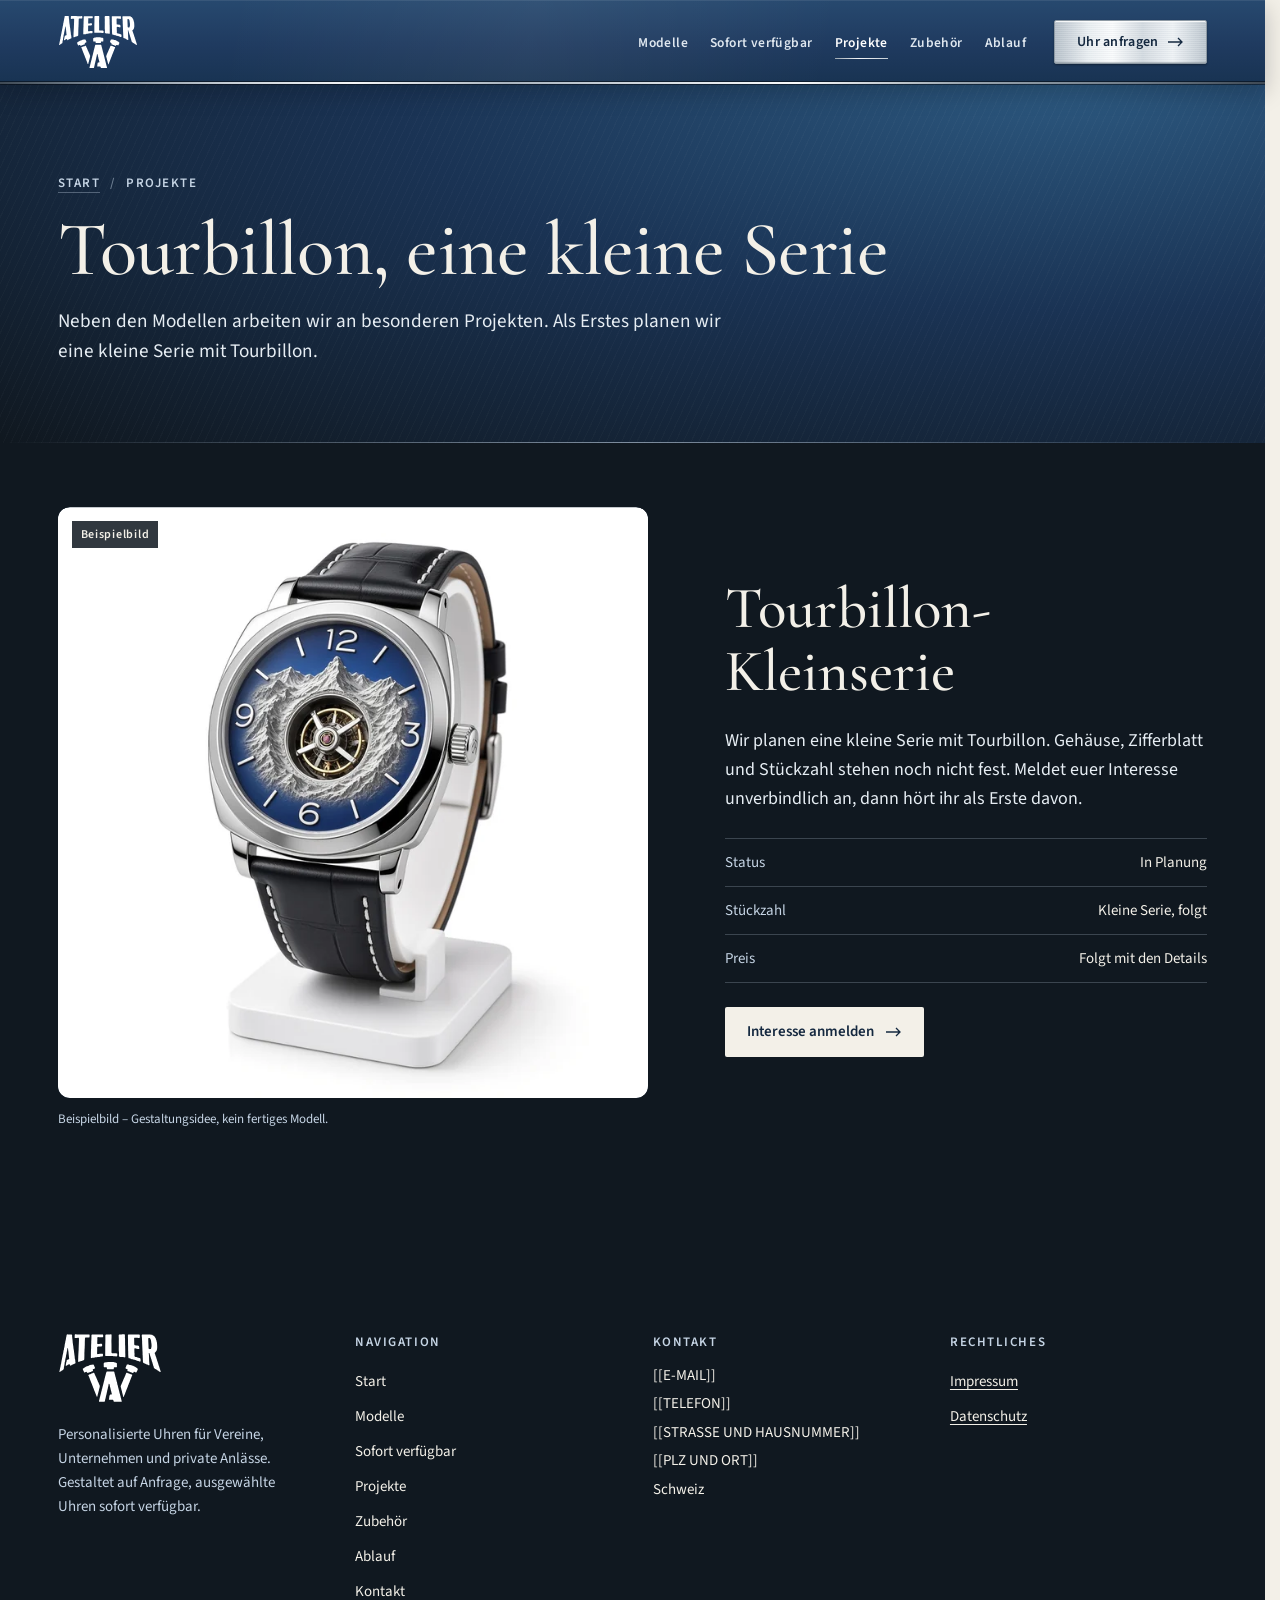
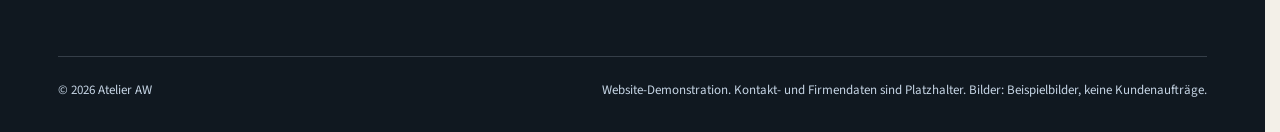
<file: projekte.html>
<!DOCTYPE html>
<html lang="de-CH" class="no-js">
<head>
<meta charset="utf-8">
<meta name="viewport" content="width=device-width, initial-scale=1">
<title>Projekte – Atelier AW</title>
<meta name="description" content="Tourbillon-Kleinserie von Atelier AW in Planung. Meldet euer Interesse unverbindlich an.">
<meta name="robots" content="noindex, nofollow">
<meta name="theme-color" content="#1f3a5f">
<meta property="og:type" content="website">
<meta property="og:title" content="Projekte – Atelier AW">
<meta property="og:description" content="Tourbillon-Kleinserie von Atelier AW in Planung. Meldet euer Interesse unverbindlich an.">
<meta property="og:image" content="assets/img/modelle/classico-eisblau.webp">
<link rel="icon" href="assets/icons/favicon.svg" type="image/svg+xml">
<link rel="icon" href="assets/icons/favicon-32.png" type="image/png" sizes="32x32">
<link rel="apple-touch-icon" href="assets/icons/apple-touch-icon.png">
<script>
document.documentElement.className = 'js';
if (location.protocol !== 'file:') {
  ['source-sans-3-latin-400-normal', 'source-sans-3-latin-600-normal', 'cormorant-garamond-latin-500-normal', 'cormorant-garamond-latin-500-italic'].forEach(function (f) {
    var l = document.createElement('link'); l.rel = 'preload'; l.as = 'font'; l.type = 'font/woff2';
    l.crossOrigin = 'anonymous'; l.href = 'assets/fonts/' + f + '.woff2'; document.head.appendChild(l);
  });
}
</script>
<link rel="stylesheet" href="assets/css/styles.css">
<link rel="stylesheet" href="assets/css/sections.css">
<link rel="stylesheet" href="assets/css/site.css">
</head>
<body>
<a href="#inhalt" style="position:fixed;left:16px;top:-80px;z-index:100;background:#f3f0e8;color:#14283f;padding:12px 16px;font-weight:600;transition:top 160ms" data-fc="0">Zum Inhalt</a>

<header class="hd" data-dark="">
  <div class="hd-in">
    <a class="brand" href="index.html" aria-label="Atelier AW – zur Startseite">
      <img src="assets/logo/atelier-w-logo-white.svg" alt="Atelier AW" width="80" height="54">
    </a>
    <nav class="nav-wide hd-nav" aria-label="Hauptnavigation">
      <ul class="hd-links"><li><a href="modelle.html">Modelle<span class="nav-line" aria-hidden="true"></span></a></li><li><a href="sofort-verfuegbar.html">Sofort verfügbar<span class="nav-line" aria-hidden="true"></span></a></li><li><a href="projekte.html" aria-current="page">Projekte<span class="nav-line" aria-hidden="true"></span></a></li><li><a href="zubehoer.html">Zubehör<span class="nav-line" aria-hidden="true"></span></a></li><li><a href="ablauf.html">Ablauf<span class="nav-line" aria-hidden="true"></span></a></li></ul>
      <a class="hd-cta" href="kontakt.html"><span>Uhr anfragen</span><svg width="16" height="10" viewBox="0 0 16 10" fill="none" stroke="currentColor" stroke-width="1.3" aria-hidden="true"><path d="M0 5h14M10 1l4 4-4 4"></path></svg></a>
    </nav>
    <button class="nav-narrow hd-menu" type="button" id="menu-btn" aria-expanded="false" aria-controls="aw-menu">
      <span id="menu-label">Menü</span>
      <svg width="22" height="14" viewBox="0 0 22 14" fill="none" stroke="currentColor" stroke-width="1.3" aria-hidden="true"><path id="menu-icon" d="M0 2h22M0 7h22M0 12h22"></path></svg>
    </button>
  </div>
  <span class="hd-edge" aria-hidden="true"></span>
  <div id="aw-menu" hidden style="position:fixed;top:var(--hd);left:0;right:0;bottom:0;background:#14283f;overflow-y:auto;overscroll-behavior:contain;padding:32px clamp(20px,4.5vw,64px) calc(32px + env(safe-area-inset-bottom))">
    <nav aria-label="Mobile Navigation">
      <ul style="list-style:none;margin:0;padding:0;display:flex;flex-direction:column">
          <li style="border-bottom:1px solid rgba(197,212,228,0.18)"><a href="index.html" style="display:flex;justify-content:space-between;align-items:center;padding:18px 0;color:#f3f0e8;text-decoration:none;font-family:'Cormorant Garamond',Palatino,Georgia,serif;font-size:30px;font-weight:500">Start<svg width="16" height="10" viewBox="0 0 16 10" fill="none" stroke="currentColor" stroke-width="1.3" aria-hidden="true"><path d="M0 5h14M10 1l4 4-4 4"></path></svg></a></li><li style="border-bottom:1px solid rgba(197,212,228,0.18)"><a href="modelle.html" style="display:flex;justify-content:space-between;align-items:center;padding:18px 0;color:#f3f0e8;text-decoration:none;font-family:'Cormorant Garamond',Palatino,Georgia,serif;font-size:30px;font-weight:500">Modelle<svg width="16" height="10" viewBox="0 0 16 10" fill="none" stroke="currentColor" stroke-width="1.3" aria-hidden="true"><path d="M0 5h14M10 1l4 4-4 4"></path></svg></a></li><li style="border-bottom:1px solid rgba(197,212,228,0.18)"><a href="sofort-verfuegbar.html" style="display:flex;justify-content:space-between;align-items:center;padding:18px 0;color:#f3f0e8;text-decoration:none;font-family:'Cormorant Garamond',Palatino,Georgia,serif;font-size:30px;font-weight:500">Sofort verfügbar<svg width="16" height="10" viewBox="0 0 16 10" fill="none" stroke="currentColor" stroke-width="1.3" aria-hidden="true"><path d="M0 5h14M10 1l4 4-4 4"></path></svg></a></li><li style="border-bottom:1px solid rgba(197,212,228,0.18)"><a href="projekte.html" aria-current="page" style="display:flex;justify-content:space-between;align-items:center;padding:18px 0;color:#f3f0e8;text-decoration:none;font-family:'Cormorant Garamond',Palatino,Georgia,serif;font-size:30px;font-weight:500">Projekte<svg width="16" height="10" viewBox="0 0 16 10" fill="none" stroke="currentColor" stroke-width="1.3" aria-hidden="true"><path d="M0 5h14M10 1l4 4-4 4"></path></svg></a></li><li style="border-bottom:1px solid rgba(197,212,228,0.18)"><a href="zubehoer.html" style="display:flex;justify-content:space-between;align-items:center;padding:18px 0;color:#f3f0e8;text-decoration:none;font-family:'Cormorant Garamond',Palatino,Georgia,serif;font-size:30px;font-weight:500">Zubehör<svg width="16" height="10" viewBox="0 0 16 10" fill="none" stroke="currentColor" stroke-width="1.3" aria-hidden="true"><path d="M0 5h14M10 1l4 4-4 4"></path></svg></a></li><li style="border-bottom:1px solid rgba(197,212,228,0.18)"><a href="ablauf.html" style="display:flex;justify-content:space-between;align-items:center;padding:18px 0;color:#f3f0e8;text-decoration:none;font-family:'Cormorant Garamond',Palatino,Georgia,serif;font-size:30px;font-weight:500">Ablauf<svg width="16" height="10" viewBox="0 0 16 10" fill="none" stroke="currentColor" stroke-width="1.3" aria-hidden="true"><path d="M0 5h14M10 1l4 4-4 4"></path></svg></a></li><li style="border-bottom:1px solid rgba(197,212,228,0.18)"><a href="kontakt.html" style="display:flex;justify-content:space-between;align-items:center;padding:18px 0;color:#f3f0e8;text-decoration:none;font-family:'Cormorant Garamond',Palatino,Georgia,serif;font-size:30px;font-weight:500">Kontakt<svg width="16" height="10" viewBox="0 0 16 10" fill="none" stroke="currentColor" stroke-width="1.3" aria-hidden="true"><path d="M0 5h14M10 1l4 4-4 4"></path></svg></a></li>
        </ul>
      <a href="kontakt.html" style="margin-top:32px;display:flex;justify-content:center;align-items:center;min-height:52px;background:#f3f0e8;color:#14283f;text-decoration:none;font-weight:600;font-size:16px;border-radius:2px">Uhr anfragen</a>
    </nav>
  </div>
</header>

<main id="aw-main">
<section id="inhalt" tabindex="-1" class="ph" data-dark="" aria-labelledby="ph-h">
  <div class="ph-in">
    <nav class="ph-crumb" aria-label="Brotkrumen"><a href="index.html">Start</a><span aria-hidden="true">/</span><span>Projekte</span></nav>
    <h1 id="ph-h" class="ph-h">Tourbillon, eine kleine Serie</h1>
    <p class="ph-lead">Neben den Modellen arbeiten wir an besonderen Projekten. Als Erstes planen wir eine kleine Serie mit Tourbillon.</p>
  </div>
  <span class="ph-line" aria-hidden="true"></span>
</section>

<section id="projekte" class="sx" data-dark="" aria-labelledby="prj-h" style="background:#101820;color:#f3f0e8">
  <div class="sx-in prj">
    <figure class="prj-fig">
      <div class="ph-frame prj-ph"><img src="assets/img/gallery-matterhorn.webp" srcset="assets/img/gallery-matterhorn-720.webp 720w, assets/img/gallery-matterhorn.webp 1024w" sizes="(min-width: 1000px) 44vw, 100vw" alt="Stahluhr mit blauem Zifferblatt, Matterhorn-Relief und sichtbarem Tourbillon" width="1024" height="1024" loading="lazy" decoding="async"><span class="bb">Beispielbild</span></div>
      <figcaption>Beispielbild – Gestaltungsidee, kein fertiges Modell.</figcaption>
    </figure>
    <div class="prj-body">
            <h2 id="prj-h" class="sx-h">Tourbillon-Kleinserie</h2>
      <p class="prj-lead">Wir planen eine kleine Serie mit Tourbillon. Gehäuse, Zifferblatt und Stückzahl stehen noch nicht fest. Meldet euer Interesse unverbindlich an, dann hört ihr als Erste davon.</p>
      <ul class="prj-list">
        <li><span>Status</span><span>In Planung</span></li>
        <li><span>Stückzahl</span><span>Kleine Serie, folgt</span></li>
        <li><span>Preis</span><span>Folgt mit den Details</span></li>
      </ul>
      <a href="kontakt.html?anlass=Projekt%20Tourbillon%20%28Interesse%29&nachricht=Ich%20interessiere%20mich%20f%C3%BCr%20die%20Tourbillon-Kleinserie.%20Bitte%20informiert%20mich%2C%20sobald%20Details%20feststehen." class="sx-btn sx-btn-l">Interesse anmelden<svg width="16" height="10" viewBox="0 0 16 10" fill="none" stroke="currentColor" stroke-width="1.3" aria-hidden="true"><path d="M0 5h14M10 1l4 4-4 4"/></svg></a>
    </div>
  </div>
</section>
</main>

<footer id="aw-footer" data-dark="" style="background:#101820;color:#f3f0e8">
  <div style="max-width:1280px;margin:0 auto;padding:clamp(56px,7vw,96px) clamp(20px,4.5vw,64px) calc(32px + env(safe-area-inset-bottom));display:flex;flex-direction:column;gap:48px">
    <div style="display:grid;grid-template-columns:repeat(auto-fit,minmax(min(100%,240px),1fr));gap:40px">
      <div style="display:flex;flex-direction:column;gap:20px">
        <img src="assets/logo/atelier-w-logo-white.svg" alt="Atelier AW" width="104" height="70" style="display:block;height:70px;width:auto;align-self:flex-start">
        <p style="margin:0;font-size:15px;line-height:1.6;color:#c5d4e4;max-width:24em">Personalisierte Uhren für Vereine, Unternehmen und private Anlässe. Gestaltet auf Anfrage, ausgewählte Uhren sofort verfügbar.</p>
      </div>
      <nav aria-label="Fusszeile">
        <p style="margin:0 0 14px;font-size:13px;font-weight:600;letter-spacing:0.12em;text-transform:uppercase;color:#c5d4e4">Navigation</p>
        <ul style="list-style:none;margin:0;padding:0;display:flex;flex-direction:column;gap:2px">
          <li><a href="index.html" style="display:inline-block;padding:6px 0;color:#f3f0e8;text-decoration:none;font-size:15px" data-hv="11">Start</a></li>
          <li><a href="modelle.html" style="display:inline-block;padding:6px 0;color:#f3f0e8;text-decoration:none;font-size:15px" data-hv="11">Modelle</a></li>
          <li><a href="sofort-verfuegbar.html" style="display:inline-block;padding:6px 0;color:#f3f0e8;text-decoration:none;font-size:15px" data-hv="11">Sofort verfügbar</a></li>
          <li><a href="projekte.html" style="display:inline-block;padding:6px 0;color:#f3f0e8;text-decoration:none;font-size:15px" data-hv="11">Projekte</a></li>
          <li><a href="zubehoer.html" style="display:inline-block;padding:6px 0;color:#f3f0e8;text-decoration:none;font-size:15px" data-hv="11">Zubehör</a></li>
          <li><a href="ablauf.html" style="display:inline-block;padding:6px 0;color:#f3f0e8;text-decoration:none;font-size:15px" data-hv="11">Ablauf</a></li>
          <li><a href="kontakt.html" style="display:inline-block;padding:6px 0;color:#f3f0e8;text-decoration:none;font-size:15px" data-hv="11">Kontakt</a></li>
        </ul>
      </nav>
      <div>
        <p style="margin:0 0 14px;font-size:13px;font-weight:600;letter-spacing:0.12em;text-transform:uppercase;color:#c5d4e4">Kontakt</p>
        <address style="font-style:normal;display:flex;flex-direction:column;gap:6px;font-size:15px;line-height:1.5;overflow-wrap:anywhere">
          <span>[[E-MAIL]]</span><span>[[TELEFON]]</span><span>[[STRASSE UND HAUSNUMMER]]</span><span>[[PLZ UND ORT]]</span><span>Schweiz</span>
        </address>
      </div>
      <div>
        <p style="margin:0 0 14px;font-size:13px;font-weight:600;letter-spacing:0.12em;text-transform:uppercase;color:#c5d4e4">Rechtliches</p>
        <ul style="list-style:none;margin:0;padding:0;display:flex;flex-direction:column;gap:2px">
          <li><a href="impressum.html" style="display:inline-block;padding:6px 0;color:#f3f0e8;font-size:15px" data-hv="11">Impressum</a></li>
          <li><a href="datenschutz.html" style="display:inline-block;padding:6px 0;color:#f3f0e8;font-size:15px" data-hv="11">Datenschutz</a></li>
        </ul>
      </div>
    </div>
    <div style="border-top:1px solid rgba(197,212,228,0.2);padding-top:24px;display:flex;flex-wrap:wrap;justify-content:space-between;gap:12px;font-size:13px;line-height:1.5;color:#c5d4e4">
      <span>© <span data-year>2026</span> Atelier AW</span>
      <span style="max-width:52em">Website-Demonstration. Kontakt- und Firmendaten sind Platzhalter. Bilder: Beispielbilder, keine Kundenaufträge.</span>
    </div>
  </div>
</footer>
<script src="assets/js/app.js" defer></script>
</body>
</html>
</file>
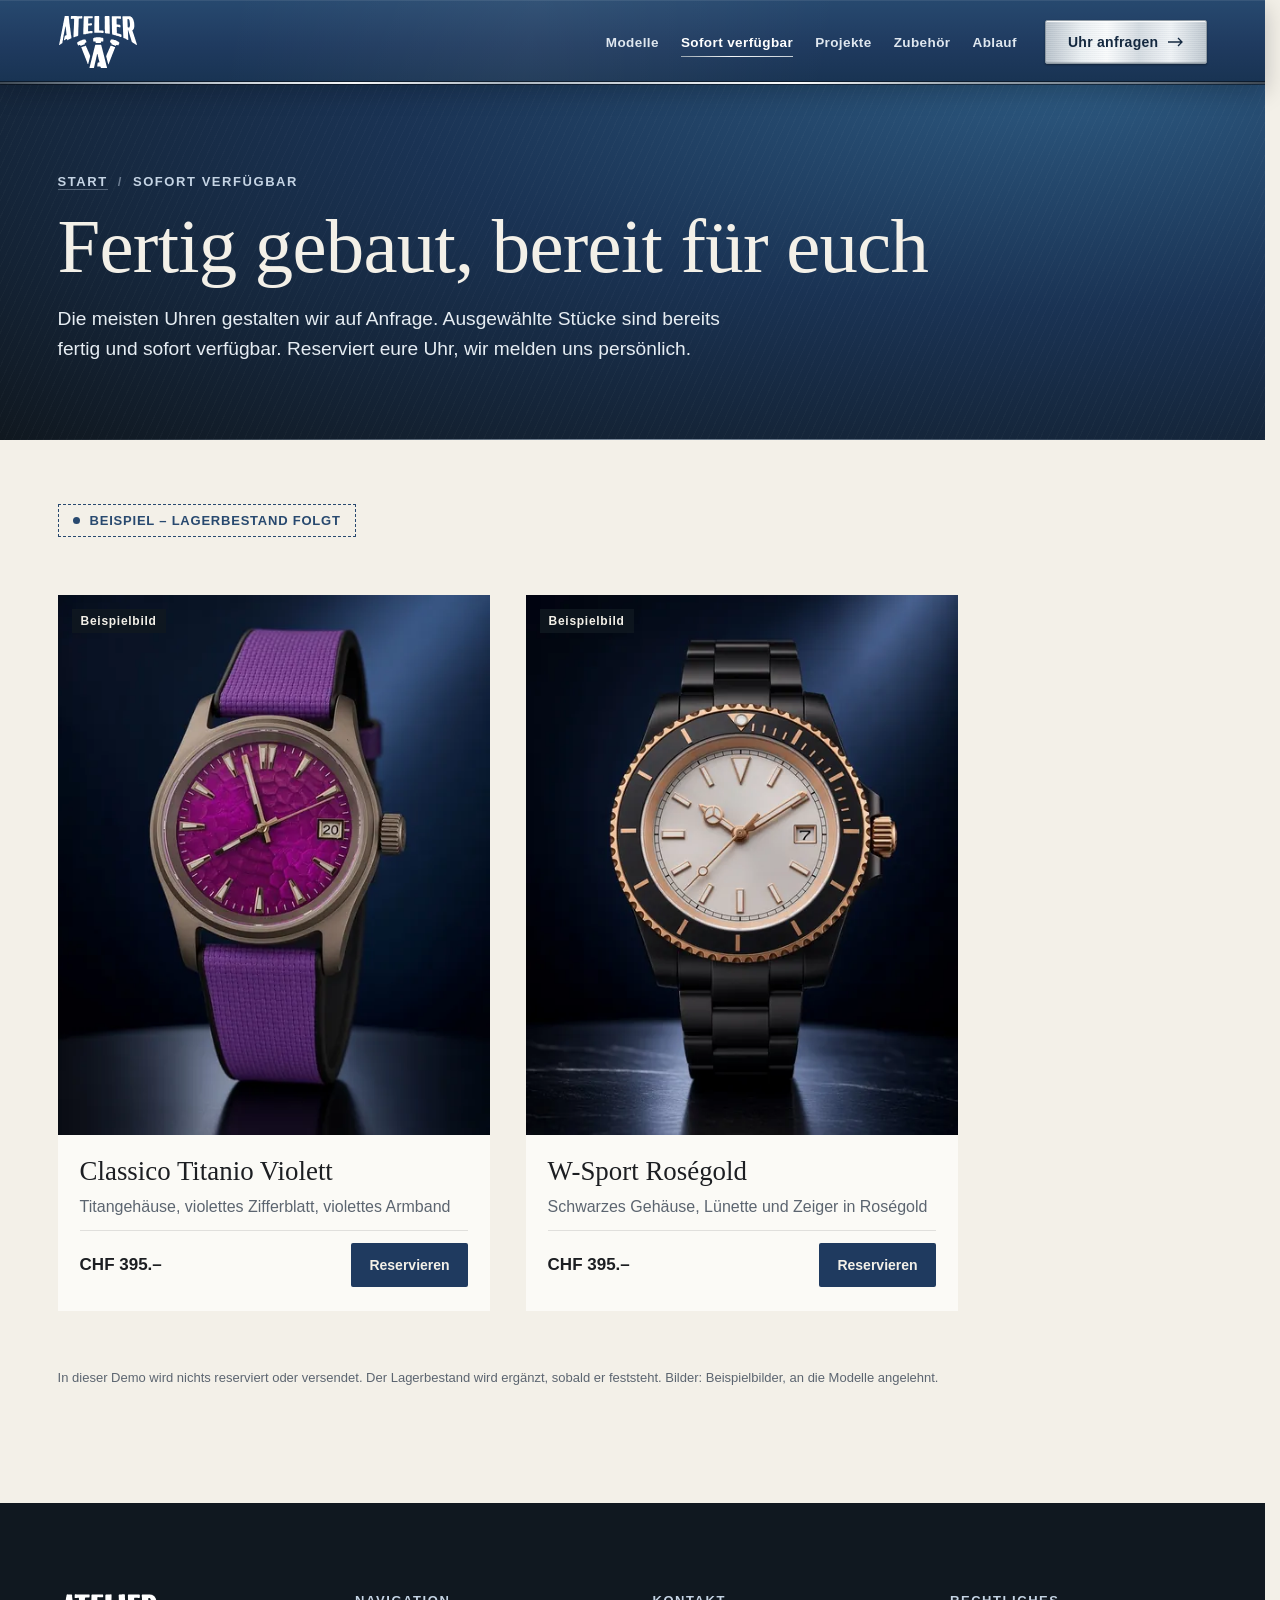
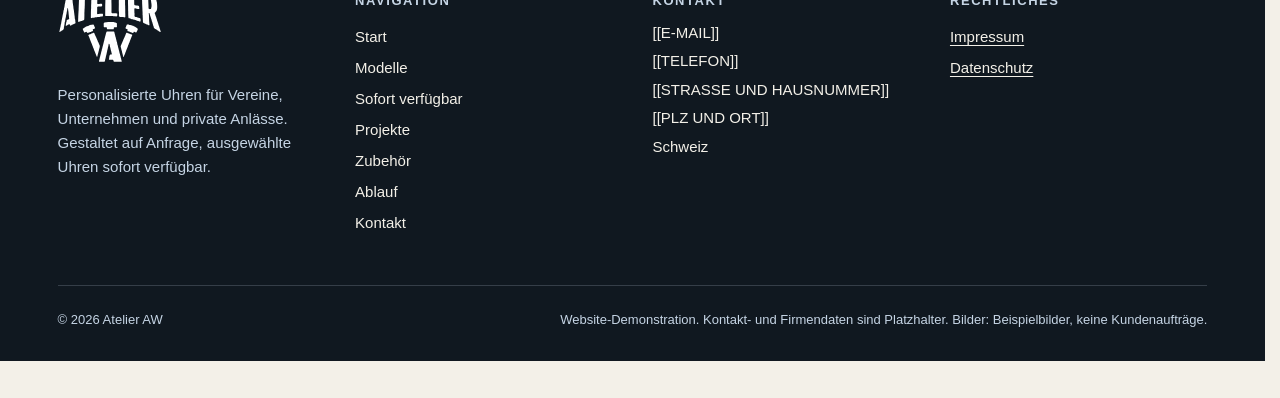
<file: sofort-verfuegbar.html>
<!DOCTYPE html>
<html lang="de-CH" class="no-js">
<head>
<meta charset="utf-8">
<meta name="viewport" content="width=device-width, initial-scale=1">
<title>Sofort verfügbar – Atelier AW</title>
<meta name="description" content="Fertige Uhren von Atelier AW, sofort verfügbar und direkt reservierbar, CHF 395.–.">
<meta name="robots" content="noindex, nofollow">
<meta name="theme-color" content="#1f3a5f">
<meta property="og:type" content="website">
<meta property="og:title" content="Sofort verfügbar – Atelier AW">
<meta property="og:description" content="Fertige Uhren von Atelier AW, sofort verfügbar und direkt reservierbar, CHF 395.–.">
<meta property="og:image" content="assets/img/modelle/classico-eisblau.webp">
<link rel="icon" href="assets/icons/favicon.svg" type="image/svg+xml">
<link rel="icon" href="assets/icons/favicon-32.png" type="image/png" sizes="32x32">
<link rel="apple-touch-icon" href="assets/icons/apple-touch-icon.png">
<script>
document.documentElement.className = 'js';
if (location.protocol !== 'file:') {
  ['source-sans-3-latin-400-normal', 'source-sans-3-latin-600-normal', 'cormorant-garamond-latin-500-normal', 'cormorant-garamond-latin-500-italic'].forEach(function (f) {
    var l = document.createElement('link'); l.rel = 'preload'; l.as = 'font'; l.type = 'font/woff2';
    l.crossOrigin = 'anonymous'; l.href = 'assets/fonts/' + f + '.woff2'; document.head.appendChild(l);
  });
}
</script>
<link rel="stylesheet" href="assets/css/styles.css">
<link rel="stylesheet" href="assets/css/sections.css">
<link rel="stylesheet" href="assets/css/site.css">
</head>
<body>
<a href="#inhalt" style="position:fixed;left:16px;top:-80px;z-index:100;background:#f3f0e8;color:#14283f;padding:12px 16px;font-weight:600;transition:top 160ms" data-fc="0">Zum Inhalt</a>

<header class="hd" data-dark="">
  <div class="hd-in">
    <a class="brand" href="index.html" aria-label="Atelier AW – zur Startseite">
      <img src="assets/logo/atelier-w-logo-white.svg" alt="Atelier AW" width="80" height="54">
    </a>
    <nav class="nav-wide hd-nav" aria-label="Hauptnavigation">
      <ul class="hd-links"><li><a href="modelle.html">Modelle<span class="nav-line" aria-hidden="true"></span></a></li><li><a href="sofort-verfuegbar.html" aria-current="page">Sofort verfügbar<span class="nav-line" aria-hidden="true"></span></a></li><li><a href="projekte.html">Projekte<span class="nav-line" aria-hidden="true"></span></a></li><li><a href="zubehoer.html">Zubehör<span class="nav-line" aria-hidden="true"></span></a></li><li><a href="ablauf.html">Ablauf<span class="nav-line" aria-hidden="true"></span></a></li></ul>
      <a class="hd-cta" href="kontakt.html"><span>Uhr anfragen</span><svg width="16" height="10" viewBox="0 0 16 10" fill="none" stroke="currentColor" stroke-width="1.3" aria-hidden="true"><path d="M0 5h14M10 1l4 4-4 4"></path></svg></a>
    </nav>
    <button class="nav-narrow hd-menu" type="button" id="menu-btn" aria-expanded="false" aria-controls="aw-menu">
      <span id="menu-label">Menü</span>
      <svg width="22" height="14" viewBox="0 0 22 14" fill="none" stroke="currentColor" stroke-width="1.3" aria-hidden="true"><path id="menu-icon" d="M0 2h22M0 7h22M0 12h22"></path></svg>
    </button>
  </div>
  <span class="hd-edge" aria-hidden="true"></span>
  <div id="aw-menu" hidden style="position:fixed;top:var(--hd);left:0;right:0;bottom:0;background:#14283f;overflow-y:auto;overscroll-behavior:contain;padding:32px clamp(20px,4.5vw,64px) calc(32px + env(safe-area-inset-bottom))">
    <nav aria-label="Mobile Navigation">
      <ul style="list-style:none;margin:0;padding:0;display:flex;flex-direction:column">
          <li style="border-bottom:1px solid rgba(197,212,228,0.18)"><a href="index.html" style="display:flex;justify-content:space-between;align-items:center;padding:18px 0;color:#f3f0e8;text-decoration:none;font-family:'Cormorant Garamond',Palatino,Georgia,serif;font-size:30px;font-weight:500">Start<svg width="16" height="10" viewBox="0 0 16 10" fill="none" stroke="currentColor" stroke-width="1.3" aria-hidden="true"><path d="M0 5h14M10 1l4 4-4 4"></path></svg></a></li><li style="border-bottom:1px solid rgba(197,212,228,0.18)"><a href="modelle.html" style="display:flex;justify-content:space-between;align-items:center;padding:18px 0;color:#f3f0e8;text-decoration:none;font-family:'Cormorant Garamond',Palatino,Georgia,serif;font-size:30px;font-weight:500">Modelle<svg width="16" height="10" viewBox="0 0 16 10" fill="none" stroke="currentColor" stroke-width="1.3" aria-hidden="true"><path d="M0 5h14M10 1l4 4-4 4"></path></svg></a></li><li style="border-bottom:1px solid rgba(197,212,228,0.18)"><a href="sofort-verfuegbar.html" aria-current="page" style="display:flex;justify-content:space-between;align-items:center;padding:18px 0;color:#f3f0e8;text-decoration:none;font-family:'Cormorant Garamond',Palatino,Georgia,serif;font-size:30px;font-weight:500">Sofort verfügbar<svg width="16" height="10" viewBox="0 0 16 10" fill="none" stroke="currentColor" stroke-width="1.3" aria-hidden="true"><path d="M0 5h14M10 1l4 4-4 4"></path></svg></a></li><li style="border-bottom:1px solid rgba(197,212,228,0.18)"><a href="projekte.html" style="display:flex;justify-content:space-between;align-items:center;padding:18px 0;color:#f3f0e8;text-decoration:none;font-family:'Cormorant Garamond',Palatino,Georgia,serif;font-size:30px;font-weight:500">Projekte<svg width="16" height="10" viewBox="0 0 16 10" fill="none" stroke="currentColor" stroke-width="1.3" aria-hidden="true"><path d="M0 5h14M10 1l4 4-4 4"></path></svg></a></li><li style="border-bottom:1px solid rgba(197,212,228,0.18)"><a href="zubehoer.html" style="display:flex;justify-content:space-between;align-items:center;padding:18px 0;color:#f3f0e8;text-decoration:none;font-family:'Cormorant Garamond',Palatino,Georgia,serif;font-size:30px;font-weight:500">Zubehör<svg width="16" height="10" viewBox="0 0 16 10" fill="none" stroke="currentColor" stroke-width="1.3" aria-hidden="true"><path d="M0 5h14M10 1l4 4-4 4"></path></svg></a></li><li style="border-bottom:1px solid rgba(197,212,228,0.18)"><a href="ablauf.html" style="display:flex;justify-content:space-between;align-items:center;padding:18px 0;color:#f3f0e8;text-decoration:none;font-family:'Cormorant Garamond',Palatino,Georgia,serif;font-size:30px;font-weight:500">Ablauf<svg width="16" height="10" viewBox="0 0 16 10" fill="none" stroke="currentColor" stroke-width="1.3" aria-hidden="true"><path d="M0 5h14M10 1l4 4-4 4"></path></svg></a></li><li style="border-bottom:1px solid rgba(197,212,228,0.18)"><a href="kontakt.html" style="display:flex;justify-content:space-between;align-items:center;padding:18px 0;color:#f3f0e8;text-decoration:none;font-family:'Cormorant Garamond',Palatino,Georgia,serif;font-size:30px;font-weight:500">Kontakt<svg width="16" height="10" viewBox="0 0 16 10" fill="none" stroke="currentColor" stroke-width="1.3" aria-hidden="true"><path d="M0 5h14M10 1l4 4-4 4"></path></svg></a></li>
        </ul>
      <a href="kontakt.html" style="margin-top:32px;display:flex;justify-content:center;align-items:center;min-height:52px;background:#f3f0e8;color:#14283f;text-decoration:none;font-weight:600;font-size:16px;border-radius:2px">Uhr anfragen</a>
    </nav>
  </div>
</header>

<main id="aw-main">
<section id="inhalt" tabindex="-1" class="ph" data-dark="" aria-labelledby="ph-h">
  <div class="ph-in">
    <nav class="ph-crumb" aria-label="Brotkrumen"><a href="index.html">Start</a><span aria-hidden="true">/</span><span>Sofort verfügbar</span></nav>
    <h1 id="ph-h" class="ph-h">Fertig gebaut, bereit für euch</h1>
    <p class="ph-lead">Die meisten Uhren gestalten wir auf Anfrage. Ausgewählte Stücke sind bereits fertig und sofort verfügbar. Reserviert eure Uhr, wir melden uns persönlich.</p>
  </div>
  <span class="ph-line" aria-hidden="true"></span>
</section>

<section id="sofort" class="sx" aria-labelledby="sof-h" style="background:#f3f0e8">
  <div class="sx-in">
        <p class="lg-flag"><span aria-hidden="true"></span>Beispiel – Lagerbestand folgt</p>
    <ul class="lg-grid lg-grid-2">
      <li class="lg-card">
        <div class="ph-frame lg-ph"><img src="assets/img/modelle/classico-violett.webp" srcset="assets/img/modelle/classico-violett-480.webp 480w, assets/img/modelle/classico-violett.webp 864w" sizes="(min-width: 1000px) 30vw, 100vw" alt="Classico Titanio mit violettem, gehämmertem Zifferblatt und violettem Armband" width="864" height="1080" loading="lazy" decoding="async"><span class="bb">Beispielbild</span></div>
        <div class="lg-body">
          <h3 class="lg-t">Classico Titanio Violett</h3>
          <p class="lg-d">Titangehäuse, violettes Zifferblatt, violettes Armband</p>
          <div class="lg-row"><p class="lg-p">CHF 395.–</p><a href="kontakt.html?anlass=Lageruhr%20reservieren&nachricht=Reservation%3A%20Classico%20Titanio%20Violett%2C%20CHF%20395.%E2%80%93" class="sx-btn sx-btn-s">Reservieren</a></div>
        </div>
      </li>
      <li class="lg-card">
        <div class="ph-frame lg-ph"><img src="assets/img/modelle/w-sport-rosegold.webp" srcset="assets/img/modelle/w-sport-rosegold-480.webp 480w, assets/img/modelle/w-sport-rosegold.webp 864w" sizes="(min-width: 1000px) 30vw, 100vw" alt="W-Sport mit schwarzem Gehäuse, roségoldener Lünette und hellem Zifferblatt" width="864" height="1080" loading="lazy" decoding="async"><span class="bb">Beispielbild</span></div>
        <div class="lg-body">
          <h3 class="lg-t">W-Sport Roségold</h3>
          <p class="lg-d">Schwarzes Gehäuse, Lünette und Zeiger in Roségold</p>
          <div class="lg-row"><p class="lg-p">CHF 395.–</p><a href="kontakt.html?anlass=Lageruhr%20reservieren&nachricht=Reservation%3A%20W-Sport%20Ros%C3%A9gold%2C%20CHF%20395.%E2%80%93" class="sx-btn sx-btn-s">Reservieren</a></div>
        </div>
      </li>
    </ul>
    <p class="sx-note">In dieser Demo wird nichts reserviert oder versendet. Der Lagerbestand wird ergänzt, sobald er feststeht. Bilder: Beispielbilder, an die Modelle angelehnt.</p>
  </div>
</section>
</main>

<footer id="aw-footer" data-dark="" style="background:#101820;color:#f3f0e8">
  <div style="max-width:1280px;margin:0 auto;padding:clamp(56px,7vw,96px) clamp(20px,4.5vw,64px) calc(32px + env(safe-area-inset-bottom));display:flex;flex-direction:column;gap:48px">
    <div style="display:grid;grid-template-columns:repeat(auto-fit,minmax(min(100%,240px),1fr));gap:40px">
      <div style="display:flex;flex-direction:column;gap:20px">
        <img src="assets/logo/atelier-w-logo-white.svg" alt="Atelier AW" width="104" height="70" style="display:block;height:70px;width:auto;align-self:flex-start">
        <p style="margin:0;font-size:15px;line-height:1.6;color:#c5d4e4;max-width:24em">Personalisierte Uhren für Vereine, Unternehmen und private Anlässe. Gestaltet auf Anfrage, ausgewählte Uhren sofort verfügbar.</p>
      </div>
      <nav aria-label="Fusszeile">
        <p style="margin:0 0 14px;font-size:13px;font-weight:600;letter-spacing:0.12em;text-transform:uppercase;color:#c5d4e4">Navigation</p>
        <ul style="list-style:none;margin:0;padding:0;display:flex;flex-direction:column;gap:2px">
          <li><a href="index.html" style="display:inline-block;padding:6px 0;color:#f3f0e8;text-decoration:none;font-size:15px" data-hv="11">Start</a></li>
          <li><a href="modelle.html" style="display:inline-block;padding:6px 0;color:#f3f0e8;text-decoration:none;font-size:15px" data-hv="11">Modelle</a></li>
          <li><a href="sofort-verfuegbar.html" style="display:inline-block;padding:6px 0;color:#f3f0e8;text-decoration:none;font-size:15px" data-hv="11">Sofort verfügbar</a></li>
          <li><a href="projekte.html" style="display:inline-block;padding:6px 0;color:#f3f0e8;text-decoration:none;font-size:15px" data-hv="11">Projekte</a></li>
          <li><a href="zubehoer.html" style="display:inline-block;padding:6px 0;color:#f3f0e8;text-decoration:none;font-size:15px" data-hv="11">Zubehör</a></li>
          <li><a href="ablauf.html" style="display:inline-block;padding:6px 0;color:#f3f0e8;text-decoration:none;font-size:15px" data-hv="11">Ablauf</a></li>
          <li><a href="kontakt.html" style="display:inline-block;padding:6px 0;color:#f3f0e8;text-decoration:none;font-size:15px" data-hv="11">Kontakt</a></li>
        </ul>
      </nav>
      <div>
        <p style="margin:0 0 14px;font-size:13px;font-weight:600;letter-spacing:0.12em;text-transform:uppercase;color:#c5d4e4">Kontakt</p>
        <address style="font-style:normal;display:flex;flex-direction:column;gap:6px;font-size:15px;line-height:1.5;overflow-wrap:anywhere">
          <span>[[E-MAIL]]</span><span>[[TELEFON]]</span><span>[[STRASSE UND HAUSNUMMER]]</span><span>[[PLZ UND ORT]]</span><span>Schweiz</span>
        </address>
      </div>
      <div>
        <p style="margin:0 0 14px;font-size:13px;font-weight:600;letter-spacing:0.12em;text-transform:uppercase;color:#c5d4e4">Rechtliches</p>
        <ul style="list-style:none;margin:0;padding:0;display:flex;flex-direction:column;gap:2px">
          <li><a href="impressum.html" style="display:inline-block;padding:6px 0;color:#f3f0e8;font-size:15px" data-hv="11">Impressum</a></li>
          <li><a href="datenschutz.html" style="display:inline-block;padding:6px 0;color:#f3f0e8;font-size:15px" data-hv="11">Datenschutz</a></li>
        </ul>
      </div>
    </div>
    <div style="border-top:1px solid rgba(197,212,228,0.2);padding-top:24px;display:flex;flex-wrap:wrap;justify-content:space-between;gap:12px;font-size:13px;line-height:1.5;color:#c5d4e4">
      <span>© <span data-year>2026</span> Atelier AW</span>
      <span style="max-width:52em">Website-Demonstration. Kontakt- und Firmendaten sind Platzhalter. Bilder: Beispielbilder, keine Kundenaufträge.</span>
    </div>
  </div>
</footer>
<script src="assets/js/app.js" defer></script>
</body>
</html>
</file>
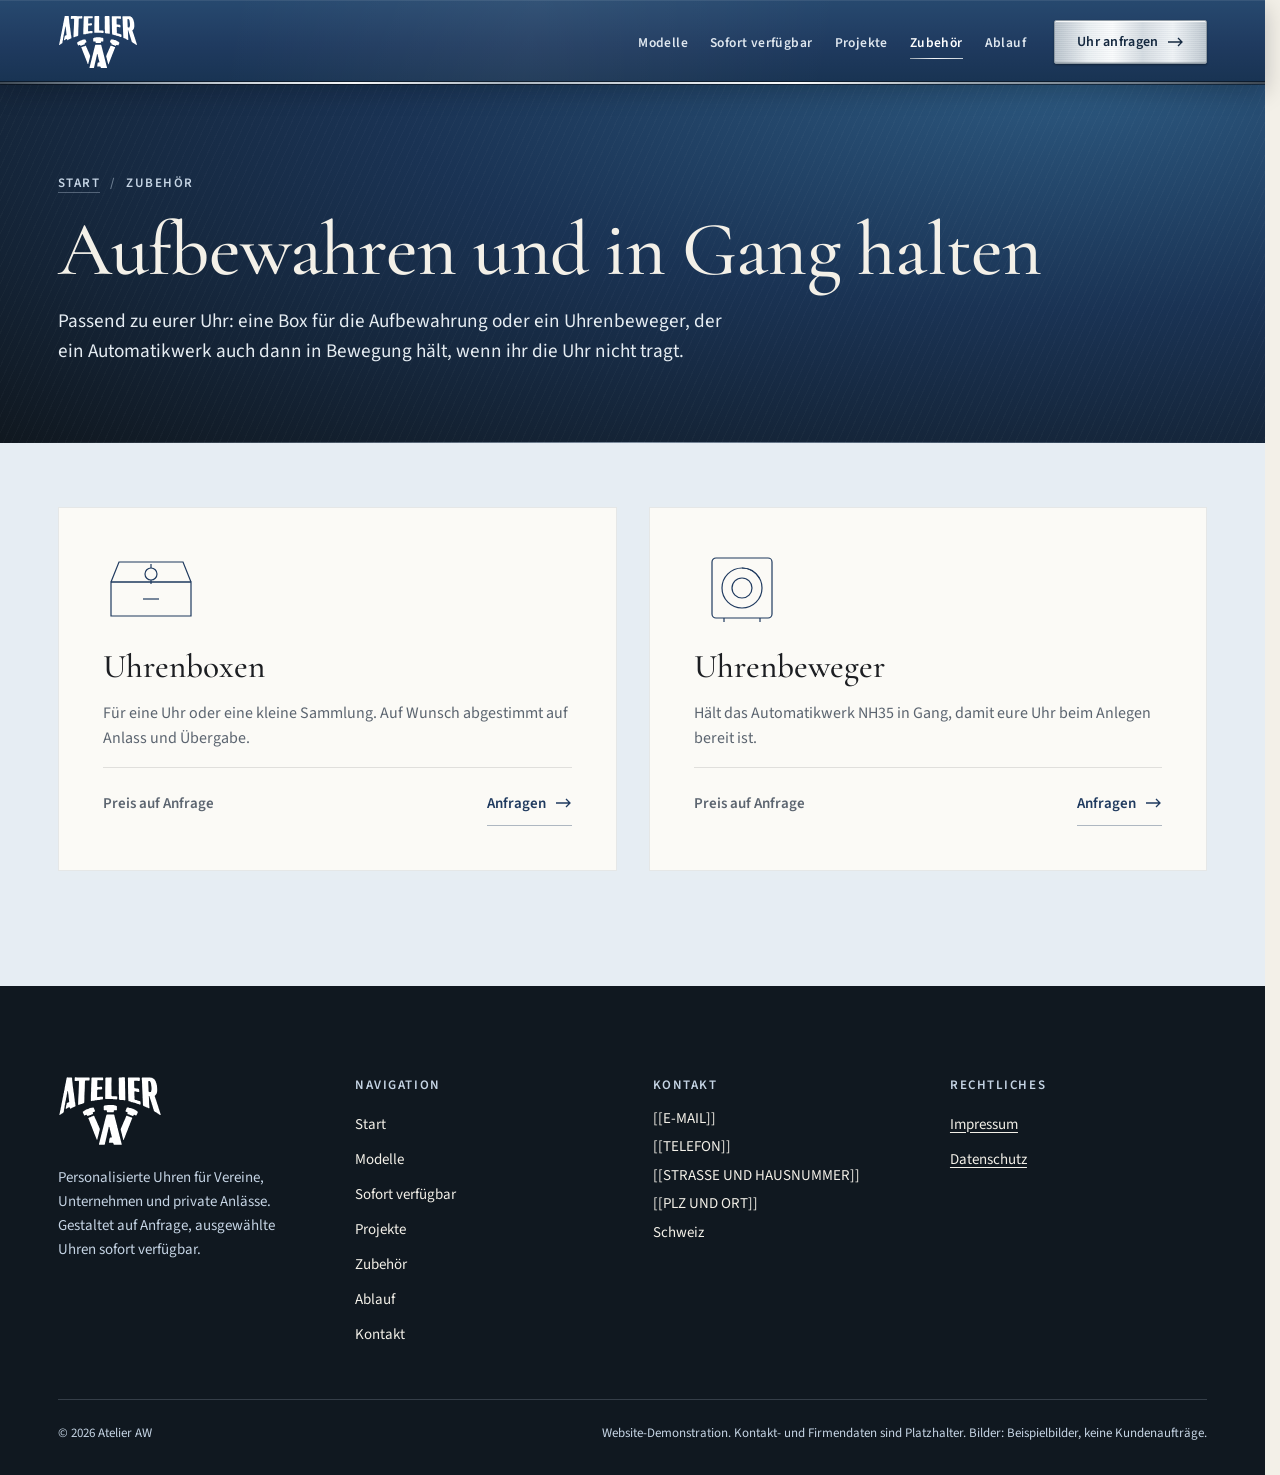
<file: zubehoer.html>
<!DOCTYPE html>
<html lang="de-CH" class="no-js">
<head>
<meta charset="utf-8">
<meta name="viewport" content="width=device-width, initial-scale=1">
<title>Zubehör – Atelier AW</title>
<meta name="description" content="Uhrenboxen und Uhrenbeweger passend zu eurer Uhr. Preis auf Anfrage.">
<meta name="robots" content="noindex, nofollow">
<meta name="theme-color" content="#1f3a5f">
<meta property="og:type" content="website">
<meta property="og:title" content="Zubehör – Atelier AW">
<meta property="og:description" content="Uhrenboxen und Uhrenbeweger passend zu eurer Uhr. Preis auf Anfrage.">
<meta property="og:image" content="assets/img/modelle/classico-eisblau.webp">
<link rel="icon" href="assets/icons/favicon.svg" type="image/svg+xml">
<link rel="icon" href="assets/icons/favicon-32.png" type="image/png" sizes="32x32">
<link rel="apple-touch-icon" href="assets/icons/apple-touch-icon.png">
<script>
document.documentElement.className = 'js';
if (location.protocol !== 'file:') {
  ['source-sans-3-latin-400-normal', 'source-sans-3-latin-600-normal', 'cormorant-garamond-latin-500-normal', 'cormorant-garamond-latin-500-italic'].forEach(function (f) {
    var l = document.createElement('link'); l.rel = 'preload'; l.as = 'font'; l.type = 'font/woff2';
    l.crossOrigin = 'anonymous'; l.href = 'assets/fonts/' + f + '.woff2'; document.head.appendChild(l);
  });
}
</script>
<link rel="stylesheet" href="assets/css/styles.css">
<link rel="stylesheet" href="assets/css/sections.css">
<link rel="stylesheet" href="assets/css/site.css">
</head>
<body>
<a href="#inhalt" style="position:fixed;left:16px;top:-80px;z-index:100;background:#f3f0e8;color:#14283f;padding:12px 16px;font-weight:600;transition:top 160ms" data-fc="0">Zum Inhalt</a>

<header class="hd" data-dark="">
  <div class="hd-in">
    <a class="brand" href="index.html" aria-label="Atelier AW – zur Startseite">
      <img src="assets/logo/atelier-w-logo-white.svg" alt="Atelier AW" width="80" height="54">
    </a>
    <nav class="nav-wide hd-nav" aria-label="Hauptnavigation">
      <ul class="hd-links"><li><a href="modelle.html">Modelle<span class="nav-line" aria-hidden="true"></span></a></li><li><a href="sofort-verfuegbar.html">Sofort verfügbar<span class="nav-line" aria-hidden="true"></span></a></li><li><a href="projekte.html">Projekte<span class="nav-line" aria-hidden="true"></span></a></li><li><a href="zubehoer.html" aria-current="page">Zubehör<span class="nav-line" aria-hidden="true"></span></a></li><li><a href="ablauf.html">Ablauf<span class="nav-line" aria-hidden="true"></span></a></li></ul>
      <a class="hd-cta" href="kontakt.html"><span>Uhr anfragen</span><svg width="16" height="10" viewBox="0 0 16 10" fill="none" stroke="currentColor" stroke-width="1.3" aria-hidden="true"><path d="M0 5h14M10 1l4 4-4 4"></path></svg></a>
    </nav>
    <button class="nav-narrow hd-menu" type="button" id="menu-btn" aria-expanded="false" aria-controls="aw-menu">
      <span id="menu-label">Menü</span>
      <svg width="22" height="14" viewBox="0 0 22 14" fill="none" stroke="currentColor" stroke-width="1.3" aria-hidden="true"><path id="menu-icon" d="M0 2h22M0 7h22M0 12h22"></path></svg>
    </button>
  </div>
  <span class="hd-edge" aria-hidden="true"></span>
  <div id="aw-menu" hidden style="position:fixed;top:var(--hd);left:0;right:0;bottom:0;background:#14283f;overflow-y:auto;overscroll-behavior:contain;padding:32px clamp(20px,4.5vw,64px) calc(32px + env(safe-area-inset-bottom))">
    <nav aria-label="Mobile Navigation">
      <ul style="list-style:none;margin:0;padding:0;display:flex;flex-direction:column">
          <li style="border-bottom:1px solid rgba(197,212,228,0.18)"><a href="index.html" style="display:flex;justify-content:space-between;align-items:center;padding:18px 0;color:#f3f0e8;text-decoration:none;font-family:'Cormorant Garamond',Palatino,Georgia,serif;font-size:30px;font-weight:500">Start<svg width="16" height="10" viewBox="0 0 16 10" fill="none" stroke="currentColor" stroke-width="1.3" aria-hidden="true"><path d="M0 5h14M10 1l4 4-4 4"></path></svg></a></li><li style="border-bottom:1px solid rgba(197,212,228,0.18)"><a href="modelle.html" style="display:flex;justify-content:space-between;align-items:center;padding:18px 0;color:#f3f0e8;text-decoration:none;font-family:'Cormorant Garamond',Palatino,Georgia,serif;font-size:30px;font-weight:500">Modelle<svg width="16" height="10" viewBox="0 0 16 10" fill="none" stroke="currentColor" stroke-width="1.3" aria-hidden="true"><path d="M0 5h14M10 1l4 4-4 4"></path></svg></a></li><li style="border-bottom:1px solid rgba(197,212,228,0.18)"><a href="sofort-verfuegbar.html" style="display:flex;justify-content:space-between;align-items:center;padding:18px 0;color:#f3f0e8;text-decoration:none;font-family:'Cormorant Garamond',Palatino,Georgia,serif;font-size:30px;font-weight:500">Sofort verfügbar<svg width="16" height="10" viewBox="0 0 16 10" fill="none" stroke="currentColor" stroke-width="1.3" aria-hidden="true"><path d="M0 5h14M10 1l4 4-4 4"></path></svg></a></li><li style="border-bottom:1px solid rgba(197,212,228,0.18)"><a href="projekte.html" style="display:flex;justify-content:space-between;align-items:center;padding:18px 0;color:#f3f0e8;text-decoration:none;font-family:'Cormorant Garamond',Palatino,Georgia,serif;font-size:30px;font-weight:500">Projekte<svg width="16" height="10" viewBox="0 0 16 10" fill="none" stroke="currentColor" stroke-width="1.3" aria-hidden="true"><path d="M0 5h14M10 1l4 4-4 4"></path></svg></a></li><li style="border-bottom:1px solid rgba(197,212,228,0.18)"><a href="zubehoer.html" aria-current="page" style="display:flex;justify-content:space-between;align-items:center;padding:18px 0;color:#f3f0e8;text-decoration:none;font-family:'Cormorant Garamond',Palatino,Georgia,serif;font-size:30px;font-weight:500">Zubehör<svg width="16" height="10" viewBox="0 0 16 10" fill="none" stroke="currentColor" stroke-width="1.3" aria-hidden="true"><path d="M0 5h14M10 1l4 4-4 4"></path></svg></a></li><li style="border-bottom:1px solid rgba(197,212,228,0.18)"><a href="ablauf.html" style="display:flex;justify-content:space-between;align-items:center;padding:18px 0;color:#f3f0e8;text-decoration:none;font-family:'Cormorant Garamond',Palatino,Georgia,serif;font-size:30px;font-weight:500">Ablauf<svg width="16" height="10" viewBox="0 0 16 10" fill="none" stroke="currentColor" stroke-width="1.3" aria-hidden="true"><path d="M0 5h14M10 1l4 4-4 4"></path></svg></a></li><li style="border-bottom:1px solid rgba(197,212,228,0.18)"><a href="kontakt.html" style="display:flex;justify-content:space-between;align-items:center;padding:18px 0;color:#f3f0e8;text-decoration:none;font-family:'Cormorant Garamond',Palatino,Georgia,serif;font-size:30px;font-weight:500">Kontakt<svg width="16" height="10" viewBox="0 0 16 10" fill="none" stroke="currentColor" stroke-width="1.3" aria-hidden="true"><path d="M0 5h14M10 1l4 4-4 4"></path></svg></a></li>
        </ul>
      <a href="kontakt.html" style="margin-top:32px;display:flex;justify-content:center;align-items:center;min-height:52px;background:#f3f0e8;color:#14283f;text-decoration:none;font-weight:600;font-size:16px;border-radius:2px">Uhr anfragen</a>
    </nav>
  </div>
</header>

<main id="aw-main">
<section id="inhalt" tabindex="-1" class="ph" data-dark="" aria-labelledby="ph-h">
  <div class="ph-in">
    <nav class="ph-crumb" aria-label="Brotkrumen"><a href="index.html">Start</a><span aria-hidden="true">/</span><span>Zubehör</span></nav>
    <h1 id="ph-h" class="ph-h">Aufbewahren und in Gang halten</h1>
    <p class="ph-lead">Passend zu eurer Uhr: eine Box für die Aufbewahrung oder ein Uhrenbeweger, der ein Automatikwerk auch dann in Bewegung hält, wenn ihr die Uhr nicht tragt.</p>
  </div>
  <span class="ph-line" aria-hidden="true"></span>
</section>

<section id="zubehoer" class="sx" aria-labelledby="zub-h" style="background:#e6edf3">
  <div class="sx-in">
        <ul class="zb-grid">
      <li class="zb-card">
        <svg class="zb-ic" viewBox="0 0 96 72" width="96" height="72" fill="none" stroke="currentColor" stroke-width="1.2" aria-hidden="true"><path d="M8 30h80v34H8z"/><path d="M8 30 16 10h64l8 20"/><path d="M8 30h80"/><path d="M40 47h16"/><circle cx="48" cy="22" r="6"/><path d="M48 12v4M48 28v4"/></svg>
        <h3 class="zb-t">Uhrenboxen</h3>
        <p class="zb-d">Für eine Uhr oder eine kleine Sammlung. Auf Wunsch abgestimmt auf Anlass und Übergabe.</p>
        <div class="zb-row"><p class="zb-p">Preis auf Anfrage</p><a href="kontakt.html?anlass=Zubeh%C3%B6r&nachricht=Anfrage%20Zubeh%C3%B6r%3A%20Uhrenbox" class="sx-link">Anfragen<svg width="16" height="10" viewBox="0 0 16 10" fill="none" stroke="currentColor" stroke-width="1.3" aria-hidden="true"><path d="M0 5h14M10 1l4 4-4 4"/></svg></a></div>
      </li>
      <li class="zb-card">
        <svg class="zb-ic" viewBox="0 0 96 72" width="96" height="72" fill="none" stroke="currentColor" stroke-width="1.2" aria-hidden="true"><rect x="18" y="6" width="60" height="60" rx="4"/><circle cx="48" cy="36" r="20"/><circle cx="48" cy="36" r="10"/><path class="zb-spin" d="M48 16a20 20 0 0 1 17.3 10"/><path d="M30 66v4M66 66v4"/></svg>
        <h3 class="zb-t">Uhrenbeweger</h3>
        <p class="zb-d">Hält das Automatikwerk NH35 in Gang, damit eure Uhr beim Anlegen bereit ist.</p>
        <div class="zb-row"><p class="zb-p">Preis auf Anfrage</p><a href="kontakt.html?anlass=Zubeh%C3%B6r&nachricht=Anfrage%20Zubeh%C3%B6r%3A%20Uhrenbeweger" class="sx-link">Anfragen<svg width="16" height="10" viewBox="0 0 16 10" fill="none" stroke="currentColor" stroke-width="1.3" aria-hidden="true"><path d="M0 5h14M10 1l4 4-4 4"/></svg></a></div>
      </li>
    </ul>
  </div>
</section>
</main>

<footer id="aw-footer" data-dark="" style="background:#101820;color:#f3f0e8">
  <div style="max-width:1280px;margin:0 auto;padding:clamp(56px,7vw,96px) clamp(20px,4.5vw,64px) calc(32px + env(safe-area-inset-bottom));display:flex;flex-direction:column;gap:48px">
    <div style="display:grid;grid-template-columns:repeat(auto-fit,minmax(min(100%,240px),1fr));gap:40px">
      <div style="display:flex;flex-direction:column;gap:20px">
        <img src="assets/logo/atelier-w-logo-white.svg" alt="Atelier AW" width="104" height="70" style="display:block;height:70px;width:auto;align-self:flex-start">
        <p style="margin:0;font-size:15px;line-height:1.6;color:#c5d4e4;max-width:24em">Personalisierte Uhren für Vereine, Unternehmen und private Anlässe. Gestaltet auf Anfrage, ausgewählte Uhren sofort verfügbar.</p>
      </div>
      <nav aria-label="Fusszeile">
        <p style="margin:0 0 14px;font-size:13px;font-weight:600;letter-spacing:0.12em;text-transform:uppercase;color:#c5d4e4">Navigation</p>
        <ul style="list-style:none;margin:0;padding:0;display:flex;flex-direction:column;gap:2px">
          <li><a href="index.html" style="display:inline-block;padding:6px 0;color:#f3f0e8;text-decoration:none;font-size:15px" data-hv="11">Start</a></li>
          <li><a href="modelle.html" style="display:inline-block;padding:6px 0;color:#f3f0e8;text-decoration:none;font-size:15px" data-hv="11">Modelle</a></li>
          <li><a href="sofort-verfuegbar.html" style="display:inline-block;padding:6px 0;color:#f3f0e8;text-decoration:none;font-size:15px" data-hv="11">Sofort verfügbar</a></li>
          <li><a href="projekte.html" style="display:inline-block;padding:6px 0;color:#f3f0e8;text-decoration:none;font-size:15px" data-hv="11">Projekte</a></li>
          <li><a href="zubehoer.html" style="display:inline-block;padding:6px 0;color:#f3f0e8;text-decoration:none;font-size:15px" data-hv="11">Zubehör</a></li>
          <li><a href="ablauf.html" style="display:inline-block;padding:6px 0;color:#f3f0e8;text-decoration:none;font-size:15px" data-hv="11">Ablauf</a></li>
          <li><a href="kontakt.html" style="display:inline-block;padding:6px 0;color:#f3f0e8;text-decoration:none;font-size:15px" data-hv="11">Kontakt</a></li>
        </ul>
      </nav>
      <div>
        <p style="margin:0 0 14px;font-size:13px;font-weight:600;letter-spacing:0.12em;text-transform:uppercase;color:#c5d4e4">Kontakt</p>
        <address style="font-style:normal;display:flex;flex-direction:column;gap:6px;font-size:15px;line-height:1.5;overflow-wrap:anywhere">
          <span>[[E-MAIL]]</span><span>[[TELEFON]]</span><span>[[STRASSE UND HAUSNUMMER]]</span><span>[[PLZ UND ORT]]</span><span>Schweiz</span>
        </address>
      </div>
      <div>
        <p style="margin:0 0 14px;font-size:13px;font-weight:600;letter-spacing:0.12em;text-transform:uppercase;color:#c5d4e4">Rechtliches</p>
        <ul style="list-style:none;margin:0;padding:0;display:flex;flex-direction:column;gap:2px">
          <li><a href="impressum.html" style="display:inline-block;padding:6px 0;color:#f3f0e8;font-size:15px" data-hv="11">Impressum</a></li>
          <li><a href="datenschutz.html" style="display:inline-block;padding:6px 0;color:#f3f0e8;font-size:15px" data-hv="11">Datenschutz</a></li>
        </ul>
      </div>
    </div>
    <div style="border-top:1px solid rgba(197,212,228,0.2);padding-top:24px;display:flex;flex-wrap:wrap;justify-content:space-between;gap:12px;font-size:13px;line-height:1.5;color:#c5d4e4">
      <span>© <span data-year>2026</span> Atelier AW</span>
      <span style="max-width:52em">Website-Demonstration. Kontakt- und Firmendaten sind Platzhalter. Bilder: Beispielbilder, keine Kundenaufträge.</span>
    </div>
  </div>
</footer>
<script src="assets/js/app.js" defer></script>
</body>
</html>
</file>
<file: assets/css/styles.css>
/* Atelier AW – Stylesheet
   Die meisten Gestaltungswerte stehen direkt im HTML (wie im Design-Projekt). Hier: Schriften, Grundlagen,
   Zustände (Menü, Konfigurator, Formular, FAQ), Fotos, Intro sowie automatisch erzeugte Hover-Regeln (unten). */

/* ── Schriften (lokal, SIL Open Font License – siehe assets/fonts/OFL-*.txt) ── */
@font-face{font-family:"Cormorant Garamond";font-style:normal;font-weight:500;font-display:swap;src:url("../fonts/cormorant-garamond-latin-500-normal.woff2") format("woff2")}
@font-face{font-family:"Cormorant Garamond";font-style:normal;font-weight:600;font-display:swap;src:url("../fonts/cormorant-garamond-latin-600-normal.woff2") format("woff2")}
@font-face{font-family:"Cormorant Garamond";font-style:italic;font-weight:500;font-display:swap;src:url("../fonts/cormorant-garamond-latin-500-italic.woff2") format("woff2")}
@font-face{font-family:"Source Sans 3";font-style:normal;font-weight:400;font-display:swap;src:url("../fonts/source-sans-3-latin-400-normal.woff2") format("woff2")}
@font-face{font-family:"Source Sans 3";font-style:normal;font-weight:500;font-display:swap;src:url("../fonts/source-sans-3-latin-500-normal.woff2") format("woff2")}
@font-face{font-family:"Source Sans 3";font-style:normal;font-weight:600;font-display:swap;src:url("../fonts/source-sans-3-latin-600-normal.woff2") format("woff2")}

/* ── Grundlagen ── */
html{scroll-behavior:smooth;-webkit-text-size-adjust:100%;text-size-adjust:100%;scrollbar-gutter:stable}
body{margin:0;background:#f3f0e8;color:#1c1e22;font-family:"Source Sans 3","Helvetica Neue",Helvetica,Arial,sans-serif;-webkit-font-smoothing:antialiased;-webkit-tap-highlight-color:transparent;overflow-x:clip}
*,*::before,*::after{box-sizing:border-box}
[hidden]{display:none!important}
a{color:#1f3a5f;text-underline-offset:3px}
@media (hover: hover) and (pointer: fine){a:hover{color:#2e5a88}}
::selection{background:#c5d4e4;color:#101820}
:focus-visible{outline:2px solid #1f3a5f;outline-offset:3px}
[data-dark] :focus-visible{outline-color:#f3f0e8}
button,input,select,textarea{-webkit-tap-highlight-color:transparent}
button{touch-action:manipulation}
@media (prefers-reduced-motion: reduce){
  html{scroll-behavior:auto}
  *,*::before,*::after{transition-duration:1ms!important;transition-delay:0ms!important;animation:none!important}
}

/* ── Header und Menü ── */
.nav-wide{display:none}
.nav-narrow{display:flex}
@media (min-width: 1120px){
  .nav-wide{display:flex}
  .nav-narrow{display:none}
  #aw-menu{display:none!important}
}
.nav-line{transform:scaleX(0)}
[aria-current="true"] > .nav-line{transform:scaleX(1)}

/* ── Fotos: leicht gerundet, Hover-Zoom innerhalb der Rundung ── */
.ph-frame{border-radius:9px;-webkit-clip-path:inset(0 round 9px);clip-path:inset(0 round 9px);isolation:isolate}
@media (min-width: 768px){.ph-frame{border-radius:12px;-webkit-clip-path:inset(0 round 12px);clip-path:inset(0 round 12px)}}
.ph-frame > img{transform:scale(1);transition:transform 900ms cubic-bezier(0.22,1,0.36,1)}
@media (hover: hover) and (pointer: fine){.ph-frame:hover > img{transform:scale(1.035)}}

/* ── Ablauf: Linien zeichnen sich beim Sichtbarwerden ── */
.pline{transform:scaleX(0)}
.is-on .pline{transform:scaleX(1)}

/* ── Konfigurator ── */
.watch-box{width:min(100%,420px,calc(58vh * 0.7));width:min(100%,420px,calc(58svh * 0.7))}
@media (min-width: 900px){
  .stage-inner{position:-webkit-sticky;position:sticky;top:var(--hd)}
  .watch-box{width:min(100%,420px,max(240px,calc((100vh - 388px) * 0.7)));width:min(100%,420px,max(240px,calc((100svh - 388px) * 0.7)))}
}
.flip{transform:rotateY(0deg)}
#cfg[data-view="back"] .flip{transform:rotateY(180deg)}
.face-front{visibility:visible}
.face-back{visibility:hidden}
#cfg[data-view="back"] .face-front{visibility:hidden}
#cfg[data-view="back"] .face-back{visibility:visible}
.vbtn{background:transparent;color:#f3f0e8}
.vbtn[aria-pressed="true"]{background:#f3f0e8;color:#14283f}
#glow{opacity:0;transition:opacity 300ms}
.opt{border-color:rgba(28,30,34,0.22);background:transparent}
.opt.is-checked{border-color:#1c1e22;background:#ffffff}
.opt-t{font-weight:400}
.opt.is-checked .opt-t{font-weight:600}
.opt-ck{display:none}
.opt.is-checked .opt-ck{display:block}

/* ── Anfrage ── */
[aria-invalid="true"]{border-color:#a13a2a!important}
.step-li{font-weight:400;color:#5c6570}
.step-li[aria-current="step"]{font-weight:600;color:#1c1e22}
@media (min-width: 1120px){.cfg-aside{position:-webkit-sticky;position:sticky;top:calc(var(--hd) + 24px)}}

/* ── FAQ: Inhalt blendet weich ein (nur Transform/Opacity) ── */
.js .faq-panel{display:none}
.js .faq-panel.is-shown{display:block}
.js .faq-inner{opacity:0;transform:translateY(-6px);transition:opacity 300ms cubic-bezier(0.22,1,0.36,1),transform 300ms cubic-bezier(0.22,1,0.36,1)}
.js .faq-panel.is-open .faq-inner{opacity:1;transform:none}
.faq-vert{transform:scaleY(1)}
[aria-expanded="true"] .faq-vert{transform:scaleY(0)}

/* ── Intro (Ablauf und Zeiten: assets/js/intro.js) ── */
#aw-intro{display:none;position:fixed;inset:0;z-index:2147483000;color:#f3f0e8;overflow:hidden;align-items:center;justify-content:center;font-family:"Source Sans 3",Helvetica,Arial,sans-serif;-webkit-font-smoothing:antialiased;touch-action:none}
html[data-intro="full"] #aw-intro,html[data-intro="short"] #aw-intro{display:flex}
/* Scrollen sperren; der reservierte Scrollbalken-Rand (scrollbar-gutter) bleibt dunkel → kein Sprung am Ende */
html[data-intro="full"],html[data-intro="short"]{overflow:hidden;background:#101820}
html[data-intro="full"] .brand img{opacity:0}
.intro-bg{position:absolute;inset:0;background:radial-gradient(110% 85% at 50% 45%,#14283f 0%,#101820 72%)}
#aw-intro-skip:focus-visible{outline:2px solid #f3f0e8;outline-offset:3px}
@media (hover: hover) and (pointer: fine){#aw-intro-skip:hover{color:#f3f0e8!important;border-color:rgba(197,212,228,0.55)!important}}

/* ── Header: Metallblau mit Stahlkante ── */
:root{--hd:84px}
@media (max-width: 1119px){:root{--hd:72px}}
.hd{position:sticky;top:0;z-index:50;height:var(--hd);
  background:linear-gradient(100deg,rgba(255,255,255,0) 18%,rgba(255,255,255,0.055) 42%,rgba(255,255,255,0) 66%),linear-gradient(180deg,#27496f 0%,#1f3a5f 55%,#183352 100%);
  box-shadow:inset 0 1px 0 rgba(255,255,255,0.08),0 8px 22px rgba(5,10,16,0.22)}
.hd-in{position:relative;max-width:1280px;height:100%;margin:0 auto;padding:0 clamp(20px,4.5vw,64px);display:flex;align-items:center;justify-content:space-between;gap:40px}
.hd .brand{display:flex;align-items:center;flex:none;padding:6px 0}
.hd .brand img{display:block;height:54px;width:auto}
@media (max-width: 1119px){.hd .brand img{height:46px}}
.hd-nav{align-items:center;gap:40px}
.hd-links{display:flex;gap:32px;list-style:none;margin:0;padding:0}
.hd-links a{position:relative;display:block;padding:12px 0;color:#dfe7ef;text-decoration:none;font-size:14px;font-weight:600;letter-spacing:0.05em;transition:color 200ms}
.hd-links a[aria-current="true"]{color:#ffffff}
.hd .nav-line{position:absolute;left:0;right:0;bottom:5px;height:1px;background:linear-gradient(90deg,#9aa6b0,#f4f6f8 45%,#c5ced6);transform-origin:left;transform:scaleX(0);transition:transform 260ms cubic-bezier(0.22,1,0.36,1)}
.hd-links a[aria-current="true"] .nav-line{transform:scaleX(1)}
/* Stahl-Button: seitlich gebürstetes Licht, feine Querstruktur */
.hd-cta{position:relative;display:inline-flex;align-items:center;gap:10px;min-height:44px;padding:0 22px;color:#14283f;text-decoration:none;font-size:14px;font-weight:600;letter-spacing:0.02em;border-radius:2px;
  background:repeating-linear-gradient(0deg,rgba(255,255,255,0.10) 0 1px,rgba(120,134,148,0.05) 1px 2px),linear-gradient(90deg,#b7c1ca 0%,#e9eef1 22%,#f9fbfc 38%,#d3dae0 58%,#eef2f5 78%,#bcc6ce 100%);
  border:1px solid #8d99a3;
  box-shadow:inset 0 1px 0 rgba(255,255,255,0.85),inset 0 -1px 0 rgba(78,89,101,0.30),0 1px 2px rgba(5,10,16,0.40)}
.hd-cta:hover,.hd-cta:active,.hd-cta:focus{color:#14283f}
.hd-cta::after{content:"";position:absolute;inset:0;border-radius:inherit;background:linear-gradient(90deg,rgba(255,255,255,0) 0%,rgba(255,255,255,0.55) 45%,rgba(255,255,255,0) 90%);opacity:0;transition:opacity 260ms}
.hd-cta span,.hd-cta svg{position:relative;z-index:1}
.hd-cta svg,.hd-back svg{transition:transform 220ms cubic-bezier(0.22,1,0.36,1)}
/* Gebürstete Stahlkante unten: dunkle Fase, Stahl, dunkle Fase */
.hd-edge{position:absolute;left:0;right:0;bottom:0;height:2px;pointer-events:none;
  background:linear-gradient(90deg,#3e4954 0%,#7d8a97 8%,#c5ced6 18%,#f4f6f8 28%,#aab5c0 40%,#dfe5ea 55%,#f8fafb 63%,#9aa6b0 76%,#6f7c89 90%,#3e4954 100%);
  box-shadow:0 -1px 0 rgba(5,10,16,0.55),0 1px 0 rgba(5,10,16,0.5)}
.hd-menu{align-items:center;gap:10px;min-height:44px;padding:0 4px;background:none;border:0;color:#f3f0e8;font:600 14px "Source Sans 3",sans-serif;letter-spacing:0.05em;cursor:pointer}
.hd-back{display:inline-flex;align-items:center;gap:10px;min-height:44px;padding:0 4px;color:#dfe7ef;text-decoration:none;font-size:14px;font-weight:600;letter-spacing:0.05em;transition:color 200ms}
@media (hover: hover) and (pointer: fine){
  .hd-links a:hover,.hd-back:hover{color:#ffffff}
  .hd-links a:hover .nav-line{transform:scaleX(1)}
  .hd-cta:hover::after{opacity:1}
  .hd-cta:hover svg{transform:translateX(4px)}
  .hd-back:hover svg{transform:translateX(-4px)}
}
@media (hover: none), (pointer: coarse){
  .hd-cta:active::after{opacity:1}
  .hd-back:active{color:#ffffff}
}

/* ── Konfigurator-Modell: Kissengehäuse mit Tourbillon ── */
.lyr{opacity:0;transition:opacity 320ms cubic-bezier(0.22,1,0.36,1)}
.lyr-h{transition:opacity 300ms cubic-bezier(0.2,0.8,0.2,1)}
#cfg[data-finish="poliert"] [data-l="finish-poliert"],
#cfg[data-finish="gebuerstet"] [data-l="finish-gebuerstet"],
#cfg[data-finish="pvd"] [data-l="finish-pvd"],
#cfg[data-dial="blau"] [data-l="dial-blau"],
#cfg[data-dial="smaragd"] [data-l="dial-smaragd"],
#cfg[data-dial="silber"] [data-l="dial-silber"],
#cfg[data-dial="graphit"] [data-l="dial-graphit"],
#cfg[data-dial="elfenbein"] [data-l="dial-elfenbein"],
#cfg[data-hands="pfeil"] [data-l="hands-pfeil"],
#cfg[data-hands="dauphine"] [data-l="hands-dauphine"],
#cfg[data-hands="baton"] [data-l="hands-baton"],
#cfg[data-hands="feuille"] [data-l="hands-feuille"],
#cfg[data-strap="stahl"] [data-l="strap-stahl"],
#cfg[data-strap="leder-braun"] [data-l="strap-leder-braun"],
#cfg[data-strap="leder-schwarz"] [data-l="strap-leder-schwarz"],
#cfg[data-strap="kautschuk"] [data-l="strap-kautschuk"]{opacity:1}
.grain{opacity:0.5}
#cfg[data-light] .grain{opacity:0.32}
.chap{stroke:#e3e9ee;transition:stroke 320ms}
#cfg[data-light] .chap{stroke:#7d8a97}
.num{fill:#f1f4f6;stroke:rgba(10,18,28,0.35);stroke-width:0.4;paint-order:stroke;transition:fill 320ms}
#cfg[data-light] .num{fill:#1f2a36;stroke:rgba(255,255,255,0.4)}
.logo-w{opacity:1;transition:opacity 320ms}
.logo-b{opacity:0;transition:opacity 320ms}
#cfg[data-light] .logo-w{opacity:0}
#cfg[data-light] .logo-b{opacity:1}
.dial-text{fill:#f3f0e8;transition:fill 320ms}
#cfg[data-light] .dial-text{fill:#1c1e22}
.ha,.hb{stroke:rgba(10,18,28,0.55);stroke-width:0.6;stroke-linejoin:round}
.ha{fill:#f4f6f8;transition:fill 320ms}
.hb{fill:#b9c3cc;transition:fill 320ms}
#cfg[data-light] .ha{fill:#3a4652}
#cfg[data-light] .hb{fill:#101820}
.eng-main,.eng-empty{fill:#29323a}
.eng-hi{fill:rgba(255,255,255,0.75)}
#cfg[data-finish="pvd"] .eng-main,#cfg[data-finish="pvd"] .eng-empty{fill:#b9c3cc}
#cfg[data-finish="pvd"] .eng-hi{fill:rgba(0,0,0,0.6)}
.eng-empty{opacity:0.45}
/* Tourbillon: Käfig dreht in 60 s, Unruh schwingt (nur Transform) */
.tb-cage{transform-origin:210px 300px;animation:aw-cage 60s linear infinite}
.tb-balance{transform-origin:210px 300px;animation:aw-balance 0.42s ease-in-out infinite alternate}
@keyframes aw-cage{to{transform:rotate(360deg)}}
@keyframes aw-balance{from{transform:rotate(-38deg)}to{transform:rotate(38deg)}}
.is-paused .tb-cage,.is-paused .tb-balance{animation-play-state:paused}
@media (prefers-reduced-motion: reduce){.tb-cage,.tb-balance{animation:none}}

/* ── Hover (nur Geräte mit Maus/Trackpad) und Touch-Ersatz (:active) – automatisch erzeugt ── */
[data-hv="0"] svg{transition:transform 220ms cubic-bezier(0.22,1,0.36,1)}
[data-hv="2"] svg{transition:transform 220ms cubic-bezier(0.22,1,0.36,1)}
[data-hv="3"] svg{transition:transform 220ms cubic-bezier(0.22,1,0.36,1)}
[data-hv="6"] svg{transition:transform 220ms cubic-bezier(0.22,1,0.36,1)}
[data-hv="8"] svg{transition:transform 220ms cubic-bezier(0.22,1,0.36,1)}
[data-hv="12"] svg{transition:transform 220ms cubic-bezier(0.22,1,0.36,1)}
@media (hover: hover) and (pointer: fine) {
  [data-hv="0"]:hover{background:#ffffff!important;color:#14283f!important}
  [data-hv="0"]:hover svg{transform:translateX(4px)}
  [data-hv="1"]:hover{border-color:#f3f0e8!important;background:rgba(243,240,232,0.06)!important;color:#f3f0e8!important}
  [data-hv="2"]:hover{border-color:#1f3a5f!important}
  [data-hv="2"]:hover svg{transform:translateX(4px)}
  [data-hv="3"]:hover{background:#28496f!important;color:#f3f0e8!important}
  [data-hv="3"]:hover svg{transform:translateX(4px)}
  [data-hv="4"]:hover{border-color:#1c1e22!important}
  [data-hv="5"]:hover{background:#e6edf3!important}
  [data-hv="6"]:hover{background:#28496f!important}
  [data-hv="6"]:hover svg{transform:translateX(4px)}
  [data-hv="7"]:hover{color:#1c1e22!important}
  [data-hv="8"]:hover{background:#e6edf3!important;color:#1f3a5f!important}
  [data-hv="8"]:hover svg{transform:translateX(4px)}
  [data-hv="9"]:hover{color:#1f3a5f!important}
  [data-hv="10"]:hover{background:#28496f!important}
  [data-hv="11"]:hover{color:#c5d4e4!important}
  [data-hv="12"]:hover{color:#1f3a5f!important}
  [data-hv="12"]:hover svg{transform:translateX(-4px)}
}
@media (hover: none), (pointer: coarse) {
  [data-hv="0"]:active{background:#ffffff!important;color:#14283f!important}
  [data-hv="0"]:active svg{transform:translateX(4px)}
  [data-hv="1"]:active{border-color:#f3f0e8!important;background:rgba(243,240,232,0.06)!important;color:#f3f0e8!important}
  [data-hv="2"]:active{border-color:#1f3a5f!important}
  [data-hv="2"]:active svg{transform:translateX(4px)}
  [data-hv="3"]:active{background:#28496f!important;color:#f3f0e8!important}
  [data-hv="3"]:active svg{transform:translateX(4px)}
  [data-hv="4"]:active{border-color:#1c1e22!important}
  [data-hv="5"]:active{background:#e6edf3!important}
  [data-hv="6"]:active{background:#28496f!important}
  [data-hv="6"]:active svg{transform:translateX(4px)}
  [data-hv="7"]:active{color:#1c1e22!important}
  [data-hv="8"]:active{background:#e6edf3!important;color:#1f3a5f!important}
  [data-hv="8"]:active svg{transform:translateX(4px)}
  [data-hv="9"]:active{color:#1f3a5f!important}
  [data-hv="10"]:active{background:#28496f!important}
  [data-hv="11"]:active{color:#c5d4e4!important}
  [data-hv="12"]:active{color:#1f3a5f!important}
  [data-hv="12"]:active svg{transform:translateX(-4px)}
}
[data-fc="0"]:focus{top:12px!important}

/* Geschichten-Slider */
.sl{display:flex;flex-direction:column;gap:clamp(24px,3vw,40px)}
.sl-stage{display:grid;touch-action:pan-y}
.sl-slide{grid-area:1/1;display:flex;flex-wrap:wrap;align-items:center;gap:clamp(28px,5vw,88px);opacity:0;visibility:hidden;transition:opacity 900ms cubic-bezier(.4,0,.2,1),visibility 0s linear 900ms;scroll-margin-top:calc(var(--hd) + 24px)}
.sl-slide.is-active{opacity:1;visibility:visible;transition:opacity 900ms cubic-bezier(.4,0,.2,1),visibility 0s}
.sl-fig{flex:7 1 460px;min-width:0;margin:0;display:flex;flex-direction:column;gap:12px}
.sl-fig figcaption{font-size:13px;color:#5c6570}
.sl-frame{position:relative;aspect-ratio:16/9;background:#14283f;overflow:hidden}
.sl-frame img{position:absolute;inset:0;width:100%;height:100%;object-fit:cover;display:block;transform:scale(1.06);transition:transform 7s cubic-bezier(.25,.1,.25,1)}
.sl-slide.is-active .sl-frame img{transform:scale(1)}
.sl-badge{position:absolute;top:14px;left:14px;pointer-events:none;padding:5px 9px;background:rgba(16,24,32,0.86);color:#f3f0e8;font-size:12px;font-weight:600;letter-spacing:0.06em}
.sl-text{flex:5 1 320px;min-width:0;max-width:520px}
.sl-text>*{opacity:0;transform:translateY(14px);transition:opacity 700ms ease,transform 700ms cubic-bezier(.2,.7,.2,1)}
.sl-slide.is-active .sl-text>*{opacity:1;transform:none}
.sl-slide.is-active .sl-text>*:nth-child(1){transition-delay:250ms}
.sl-slide.is-active .sl-text>*:nth-child(2){transition-delay:350ms}
.sl-slide.is-active .sl-text>*:nth-child(3){transition-delay:450ms}
.sl-slide.is-active .sl-text>*:nth-child(4){transition-delay:550ms}
.sl-nav{display:flex;align-items:center;justify-content:space-between;gap:24px}
.sl-tabs{display:flex;flex:1 1 auto;gap:clamp(12px,2vw,28px);min-width:0}
.sl-tab{flex:1 1 0;min-width:0;min-height:44px;display:flex;flex-direction:column;justify-content:center;gap:10px;padding:0;background:none;border:0;cursor:pointer;text-align:left;font:inherit;color:#5c6570}
.sl-tab-l{font-size:13px;font-weight:600;letter-spacing:0.1em;text-transform:uppercase;white-space:nowrap;overflow:hidden;text-overflow:ellipsis;transition:color 250ms}
.sl-tab.is-active .sl-tab-l,.sl-tab:hover .sl-tab-l{color:#1f3a5f}
.sl-bar{display:block;height:2px;background:rgba(28,30,34,0.14);overflow:hidden;border-radius:2px}
.sl-bar span{display:block;height:100%;width:100%;background:#1f3a5f;transform:scaleX(0);transform-origin:left}
.sl-tab.is-done .sl-bar span{transform:scaleX(1)}
.sl-arrows{display:flex;gap:10px;flex:0 0 auto}
.sl-arrow{width:48px;height:48px;display:inline-flex;align-items:center;justify-content:center;border:1px solid rgba(31,58,95,0.3);border-radius:50%;background:transparent;color:#1f3a5f;cursor:pointer;transition:background 220ms,color 220ms,border-color 220ms}
.sl-prev svg{transform:rotate(180deg)}
.sl-tab:focus-visible,.sl-arrow:focus-visible{outline:2px solid #1f3a5f;outline-offset:4px}
@media (hover:hover) and (pointer:fine){.sl-arrow:hover{background:#1f3a5f;color:#f3f0e8;border-color:#1f3a5f}}
@media (max-width:640px){.sl-arrows{display:none}.sl-tab-l{font-size:11px;letter-spacing:0.06em}.sl-slide{gap:24px}}
@media (prefers-reduced-motion:reduce){.sl-slide,.sl-slide.is-active,.sl-text>*,.sl-frame img{transition:none!important;transform:none!important}}
</file>
<file: assets/css/sections.css>
/* Atelier AW – Modelle, Sofort verfügbar, Projekte, Zubehör, Konfigurator-Ergänzungen */
.sx{scroll-margin-top:var(--hd)}
.sx-in{max-width:1280px;margin:0 auto;padding:clamp(64px,9vw,128px) clamp(20px,4.5vw,64px);display:flex;flex-direction:column;gap:clamp(36px,4.5vw,64px)}
.sx-head{display:flex;flex-wrap:wrap;gap:24px 64px;align-items:end}
.sx-head>div{flex:1 1 420px;min-width:0}
.sx-eye{margin:0 0 16px;font-size:13px;font-weight:600;letter-spacing:.12em;text-transform:uppercase;color:#28496f}
.sx-eye-d{color:#c5d4e4}
.sx-h{margin:0;font-family:'Cormorant Garamond',Palatino,Georgia,serif;font-weight:500;font-size:clamp(2.25rem,4.6vw,4.4rem);line-height:1.06;text-wrap:balance}
.sx-lead{flex:1 1 360px;min-width:0;margin:0;font-size:18px;line-height:1.55;color:#5c6570;max-width:32em;text-wrap:pretty}
.sx-note{margin:0;font-size:13px;line-height:1.5;color:#5c6570}
.sx-btn{display:inline-flex;align-items:center;justify-content:center;gap:12px;min-height:50px;padding:0 22px;background:#1f3a5f;color:#f3f0e8;text-decoration:none;font-weight:600;font-size:15px;border-radius:2px;transition:background 200ms,gap 200ms}
.sx-btn svg{transition:transform 220ms cubic-bezier(.22,1,.36,1)}
.sx-btn-s{min-height:44px;padding:0 18px;font-size:14px}
.sx-btn-l{align-self:flex-start;background:#f3f0e8;color:#14283f}
.sx-link{display:inline-flex;align-items:center;gap:10px;min-height:44px;color:#1f3a5f;font-weight:600;font-size:15px;text-decoration:none;border-bottom:1px solid rgba(31,58,95,.35)}
@media (hover:hover) and (pointer:fine){
  .sx-btn:hover{background:#28496f}.sx-btn:hover svg{transform:translateX(4px)}
  .sx-btn-l:hover{background:#ffffff;color:#14283f}
  .sx-link:hover{border-color:#1f3a5f}
  .mod-card:hover .mod-ph img,.lg-card:hover .lg-ph img{transform:scale(1.035)}
}
/* Modelle */
.mod-grid{list-style:none;margin:0;padding:0;display:grid;grid-template-columns:repeat(auto-fit,minmax(min(100%,300px),1fr));gap:clamp(28px,3vw,40px)}
.mod-card{display:flex;flex-direction:column;gap:22px;min-width:0}
.mod-fig{margin:0;display:flex;flex-direction:column;gap:10px}
.mod-fig figcaption{font-size:13px;color:#5c6570}
.mod-ph,.lg-ph{position:relative;aspect-ratio:4/5;background:#e7e2d6;overflow:hidden}
.mod-ph img,.lg-ph img,.prj-ph img{position:absolute;inset:0;width:100%;height:100%;object-fit:cover;display:block;transition:transform 900ms cubic-bezier(.22,1,.36,1)}
.mod-body{display:flex;flex-direction:column;gap:14px;flex:1}
.mod-t,.lg-t,.zb-t{margin:0;font-family:'Cormorant Garamond',Palatino,Georgia,serif;font-weight:500;font-size:clamp(1.9rem,2.6vw,2.4rem);line-height:1.05}
.mod-d,.lg-d,.zb-d{margin:0;font-size:16px;line-height:1.55;color:#5c6570}
.mod-spec{margin:4px 0 0;border-top:1px solid rgba(28,30,34,.14)}
.mod-spec>div{display:grid;grid-template-columns:7.5em 1fr;gap:12px;padding:9px 0;border-bottom:1px solid rgba(28,30,34,.1);font-size:15px}
.mod-spec dt{color:#5c6570}.mod-spec dd{margin:0;color:#1c1e22}
.mod-p{margin:auto 0 0;padding-top:10px;font-family:'Cormorant Garamond',Palatino,Georgia,serif;font-size:30px;font-weight:500;color:#1f3a5f;display:flex;flex-wrap:wrap;align-items:baseline;gap:4px 14px}
.mod-p span{font-family:'Source Sans 3',sans-serif;font-size:14px;color:#5c6570}
.mod-card .sx-btn{align-self:stretch}
/* Sofort verfügbar */
.lg-flag{margin:0;align-self:flex-start;display:inline-flex;align-items:center;gap:10px;padding:8px 14px;border:1px dashed #28496f;color:#28496f;font-size:13px;font-weight:600;letter-spacing:.06em;text-transform:uppercase}
.lg-flag span{width:7px;height:7px;border-radius:50%;background:#28496f}
.lg-grid{list-style:none;margin:0;padding:0;display:grid;grid-template-columns:repeat(auto-fit,minmax(min(100%,280px),1fr));gap:clamp(24px,3vw,36px)}
.lg-card{background:#fbfaf6;display:flex;flex-direction:column;min-width:0}
.lg-ph{border-radius:0!important;clip-path:none!important}
.lg-tag,.bb{position:absolute;top:14px;left:14px;pointer-events:none;padding:5px 9px;background:rgba(16,24,32,.86);color:#f3f0e8;font-size:12px;font-weight:600;letter-spacing:.06em}
.lg-body{padding:22px 22px 24px;display:flex;flex-direction:column;gap:10px;flex:1}
.lg-t{font-size:clamp(1.6rem,2.1vw,2rem)}
.lg-row{margin-top:auto;padding-top:12px;display:flex;justify-content:space-between;align-items:center;gap:12px;border-top:1px solid rgba(28,30,34,.12)}
.lg-p{margin:0;font-size:17px;font-weight:600;color:#1c1e22}
/* Projekte */
.prj{flex-direction:row;flex-wrap:wrap;align-items:center;gap:clamp(40px,6vw,104px)}
.prj-fig{flex:6 1 420px;min-width:0;margin:0;display:flex;flex-direction:column;gap:12px}
.prj-fig figcaption{font-size:13px;color:#c5d4e4}
.prj-ph{position:relative;aspect-ratio:1/1;max-height:640px;background:#14283f;overflow:hidden}
.prj-body{flex:5 1 340px;min-width:0;max-width:520px;display:flex;flex-direction:column;gap:24px}
.prj-lead{margin:0;font-size:18px;line-height:1.6;color:#e6edf3;text-wrap:pretty}
.prj-list{list-style:none;margin:0;padding:0;border-top:1px solid rgba(197,212,228,.24)}
.prj-list li{display:flex;justify-content:space-between;gap:16px;padding:13px 0;border-bottom:1px solid rgba(197,212,228,.24);font-size:15px}
.prj-list li span:first-child{color:#c5d4e4}
/* Zubehör */
.zb-grid{list-style:none;margin:0;padding:0;display:grid;grid-template-columns:repeat(auto-fit,minmax(min(100%,340px),1fr));gap:clamp(20px,3vw,32px)}
.zb-card{background:#fbfaf6;padding:clamp(28px,3.5vw,44px);display:flex;flex-direction:column;gap:16px;border:1px solid rgba(31,58,95,.1)}
.zb-ic{color:#1f3a5f;margin-bottom:10px}
.zb-spin{transform-origin:48px 36px;animation:zb-spin 6s linear infinite}
@keyframes zb-spin{to{transform:rotate(360deg)}}
@media (prefers-reduced-motion:reduce){.zb-spin{animation:none}}
.zb-row{margin-top:auto;padding-top:14px;display:flex;justify-content:space-between;align-items:center;gap:12px;border-top:1px solid rgba(28,30,34,.12)}
.zb-p{margin:0;font-size:15px;font-weight:600;color:#5c6570}
/* Beispiele: 5 Karten ausgewogen (2 gross, 3 klein) */
@media (min-width:900px){
  .bsp-grid{grid-template-columns:repeat(6,minmax(0,1fr))!important}
  .bsp-grid>li{grid-column:span 2}
  .bsp-grid>li:nth-child(-n+2){grid-column:span 3}
}
/* Navigation mit mehr Einträgen */
@media (min-width:1120px) and (max-width:1359px){.hd-links{gap:22px!important}.hd-nav{gap:28px!important}.hd-links a{font-size:13.5px!important;letter-spacing:.03em!important}}
/* Konfigurator */
.cfg-leg{padding:0;margin-bottom:12px;font-size:13px;font-weight:600;letter-spacing:.12em;text-transform:uppercase;color:#28496f}
.cfg-opts{display:flex;flex-wrap:wrap;gap:8px}
.cfg-hint{margin:10px 0 0;font-size:14px;line-height:1.5;color:#5c6570}
#cfg [hidden]{display:none!important}
.opt-sub{display:block;font-size:13px;color:#5c6570;font-weight:400}
.cfg-price{display:flex;flex-direction:column;gap:2px}
.cfg-price-k{margin:0;font-size:13px;font-weight:600;letter-spacing:.12em;text-transform:uppercase;color:#28496f}
.cfg-price-v{margin:0;font-family:'Cormorant Garamond',Palatino,Georgia,serif;font-size:40px;font-weight:500;line-height:1.1;color:#1c1e22}
.cfg-price-v span{display:inline-block;transition:opacity 200ms,transform 200ms}
.cfg-price-v.bump span{opacity:.2;transform:translateY(4px)}
.cfg-price-n{margin:2px 0 0;font-size:14px;line-height:1.5;color:#5c6570}
.w-rotor{transform-origin:210px 300px;animation:w-rotor 14s cubic-bezier(.45,0,.55,1) infinite alternate}
@keyframes w-rotor{from{transform:rotate(-40deg)}to{transform:rotate(220deg)}}
.is-paused .w-rotor{animation-play-state:paused}
.w-sec{transform-origin:210px 300px;animation:w-sec 60s steps(240) infinite}
@keyframes w-sec{to{transform:rotate(360deg)}}
.is-paused .w-sec{animation-play-state:paused}
@media (prefers-reduced-motion:reduce){.w-rotor,.w-sec{animation:none}}
.w-fade{transition:opacity 320ms}
.lg-grid-2{grid-template-columns:repeat(auto-fit,minmax(min(100%,320px),1fr));max-width:900px}
</file>
<file: assets/css/site.css>
/* Atelier AW – mehrseitige Struktur: aktive Navigation, Seitenkopf, Teaser, CTA */
.hd-links a[aria-current="page"]{color:#ffffff}
.hd-links a[aria-current="page"] .nav-line{transform:scaleX(1)}
#aw-menu a[aria-current="page"]{color:#c5d4e4!important;font-style:italic}
.hd-cta[aria-current="page"]{box-shadow:0 0 0 1px rgba(255,255,255,.6)}
/* Seitenkopf */
.ph{position:relative;overflow:hidden;background:radial-gradient(120% 140% at 85% 0%,#2c587f 0%,#1a3354 45%,#101820 100%);color:#f3f0e8;scroll-margin-top:var(--hd);outline:none}
.ph::after{content:"";position:absolute;inset:0;background:repeating-linear-gradient(115deg,rgba(255,255,255,.025) 0 1px,transparent 1px 7px);pointer-events:none}
.ph-in{position:relative;z-index:1;max-width:1280px;margin:0 auto;padding:clamp(48px,7vw,104px) clamp(20px,4.5vw,64px) clamp(44px,6vw,88px);display:flex;flex-direction:column;gap:18px}
.ph-crumb{display:flex;gap:10px;font-size:13px;font-weight:600;letter-spacing:.12em;text-transform:uppercase;color:#c5d4e4}
.ph-crumb a{color:#c5d4e4;text-decoration:none;border-bottom:1px solid rgba(197,212,228,.35)}
.ph-crumb span[aria-hidden]{opacity:.5}
.ph-h{margin:0;font-family:'Cormorant Garamond',Palatino,Georgia,serif;font-weight:500;font-size:clamp(2.6rem,6vw,5.4rem);line-height:1.02;letter-spacing:-.01em;text-wrap:balance;max-width:16em}
.ph-lead{margin:0;max-width:36em;font-size:clamp(17px,1.5vw,20px);line-height:1.55;color:#e6edf3;text-wrap:pretty}
.ph-line{position:absolute;left:0;right:0;bottom:0;height:1px;background:linear-gradient(90deg,transparent,rgba(197,212,228,.6),transparent);transform-origin:left;animation:ph-line 1.4s cubic-bezier(.22,1,.36,1) .2s both}
.ph-in>*{animation:ph-up .8s cubic-bezier(.22,1,.36,1) both}
.ph-in>*:nth-child(2){animation-delay:.08s}.ph-in>*:nth-child(3){animation-delay:.16s}
@keyframes ph-up{from{opacity:0;transform:translateY(14px)}to{opacity:1;transform:none}}
@keyframes ph-line{from{transform:scaleX(0)}to{transform:scaleX(1)}}
@media (prefers-reduced-motion:reduce){.ph-in>*,.ph-line{animation:none}}
/* Teaser auf der Startseite */
.tz-grid{list-style:none;margin:0;padding:0;display:grid;grid-template-columns:repeat(auto-fill,minmax(min(100%,320px),1fr));gap:clamp(20px,2.5vw,32px)}
.tz-a{display:flex;flex-direction:column;height:100%;background:#ffffff;color:#1c1e22;text-decoration:none;border:1px solid rgba(31,58,95,.1);transition:border-color 300ms,transform 300ms cubic-bezier(.22,1,.36,1),box-shadow 300ms}
.tz-ph{position:relative;aspect-ratio:4/3;background:#14283f;overflow:hidden;border-radius:0!important;clip-path:none!important}
.tz-ph img{position:absolute;inset:0;width:100%;height:100%;object-fit:cover;display:block;transition:transform 900ms cubic-bezier(.22,1,.36,1)}
.tz-b{padding:22px 22px 24px;display:flex;flex-direction:column;gap:8px;flex:1}
.tz-t{margin:0;font-family:'Cormorant Garamond',Palatino,Georgia,serif;font-weight:500;font-size:clamp(1.7rem,2.2vw,2.1rem);line-height:1.05}
.tz-d{margin:0;font-size:15px;line-height:1.55;color:#5c6570}
.tz-l{margin-top:auto;padding-top:12px;display:inline-flex;align-items:center;gap:10px;font-size:15px;font-weight:600;color:#1f3a5f}
.tz-l svg{transition:transform 220ms cubic-bezier(.22,1,.36,1)}
@media (hover:hover) and (pointer:fine){
  .tz-a:hover{border-color:rgba(31,58,95,.35);transform:translateY(-3px);box-shadow:0 14px 30px rgba(16,24,32,.08)}
  .tz-a:hover .tz-ph img{transform:scale(1.04)}
  .tz-a:hover .tz-l svg{transform:translateX(4px)}
  .cta-ghost:hover{background:rgba(243,240,232,.08)!important}
}
.tz-a:focus-visible{outline:2px solid #1f3a5f;outline-offset:3px}
/* CTA-Band */
.cta-in{flex-direction:row;flex-wrap:wrap;align-items:center;justify-content:space-between;padding-top:clamp(48px,6vw,88px);padding-bottom:clamp(48px,6vw,88px)}
.cta-btns{display:flex;flex-wrap:wrap;gap:14px}
.cta-ghost{background:transparent;border:1px solid rgba(197,212,228,.55)}
.ph + section > div:first-child{padding-top:clamp(40px,5vw,72px)!important}
.ph ~ #anfrage > div > div:first-child{position:absolute;width:1px;height:1px;overflow:hidden;clip:rect(0 0 0 0);white-space:nowrap}

/* Variante ohne Konfigurator: fünf Kacheln, 3 + 2 */
@media (min-width:1000px){.tz-grid-5{grid-template-columns:repeat(6,minmax(0,1fr))}.tz-grid-5>li{grid-column:span 2}.tz-grid-5>li:nth-child(n+4){grid-column:span 3}.tz-grid-5>li:nth-child(n+4) .tz-ph{aspect-ratio:16/9}}
</file>
<file: assets/css/hero-video.css>
.aw-hero>div:not(.aw-hero-bg){position:relative;z-index:1}
.aw-hero-bg{position:absolute;inset:0;z-index:0;background:#101820 url(../video/hero-poster.jpg) 70% center/cover no-repeat}
.aw-hero-video{position:absolute;inset:0;width:100%;height:100%;object-fit:cover;object-position:70% center;opacity:0;transition:opacity 1.2s ease}
.aw-hero-video.is-on{opacity:1}
.aw-hero-shade{position:absolute;inset:0;background:linear-gradient(90deg,rgba(16,24,32,.92) 0%,rgba(16,24,32,.82) 45%,rgba(20,40,63,.35) 72%,rgba(20,40,63,.1) 100%),linear-gradient(180deg,rgba(16,24,32,0) 55%,rgba(16,24,32,.9) 100%)}
.aw-hero-fig{display:none!important}
.aw-hero .aw-hero-in{min-height:min(78svh,760px)}
@media (max-width:760px){
 .aw-hero-bg{background-image:url(../video/hero-poster-960.jpg);background-position:72% 20%}
 .aw-hero-video{object-position:72% center}
 .aw-hero-shade{background:linear-gradient(180deg,rgba(16,24,32,.55) 0%,rgba(16,24,32,.82) 45%,rgba(16,24,32,.95) 100%)}
 .aw-hero .aw-hero-in{min-height:auto}
}
@media (prefers-reduced-motion:reduce){.aw-hero-video{display:none}}
</file>
